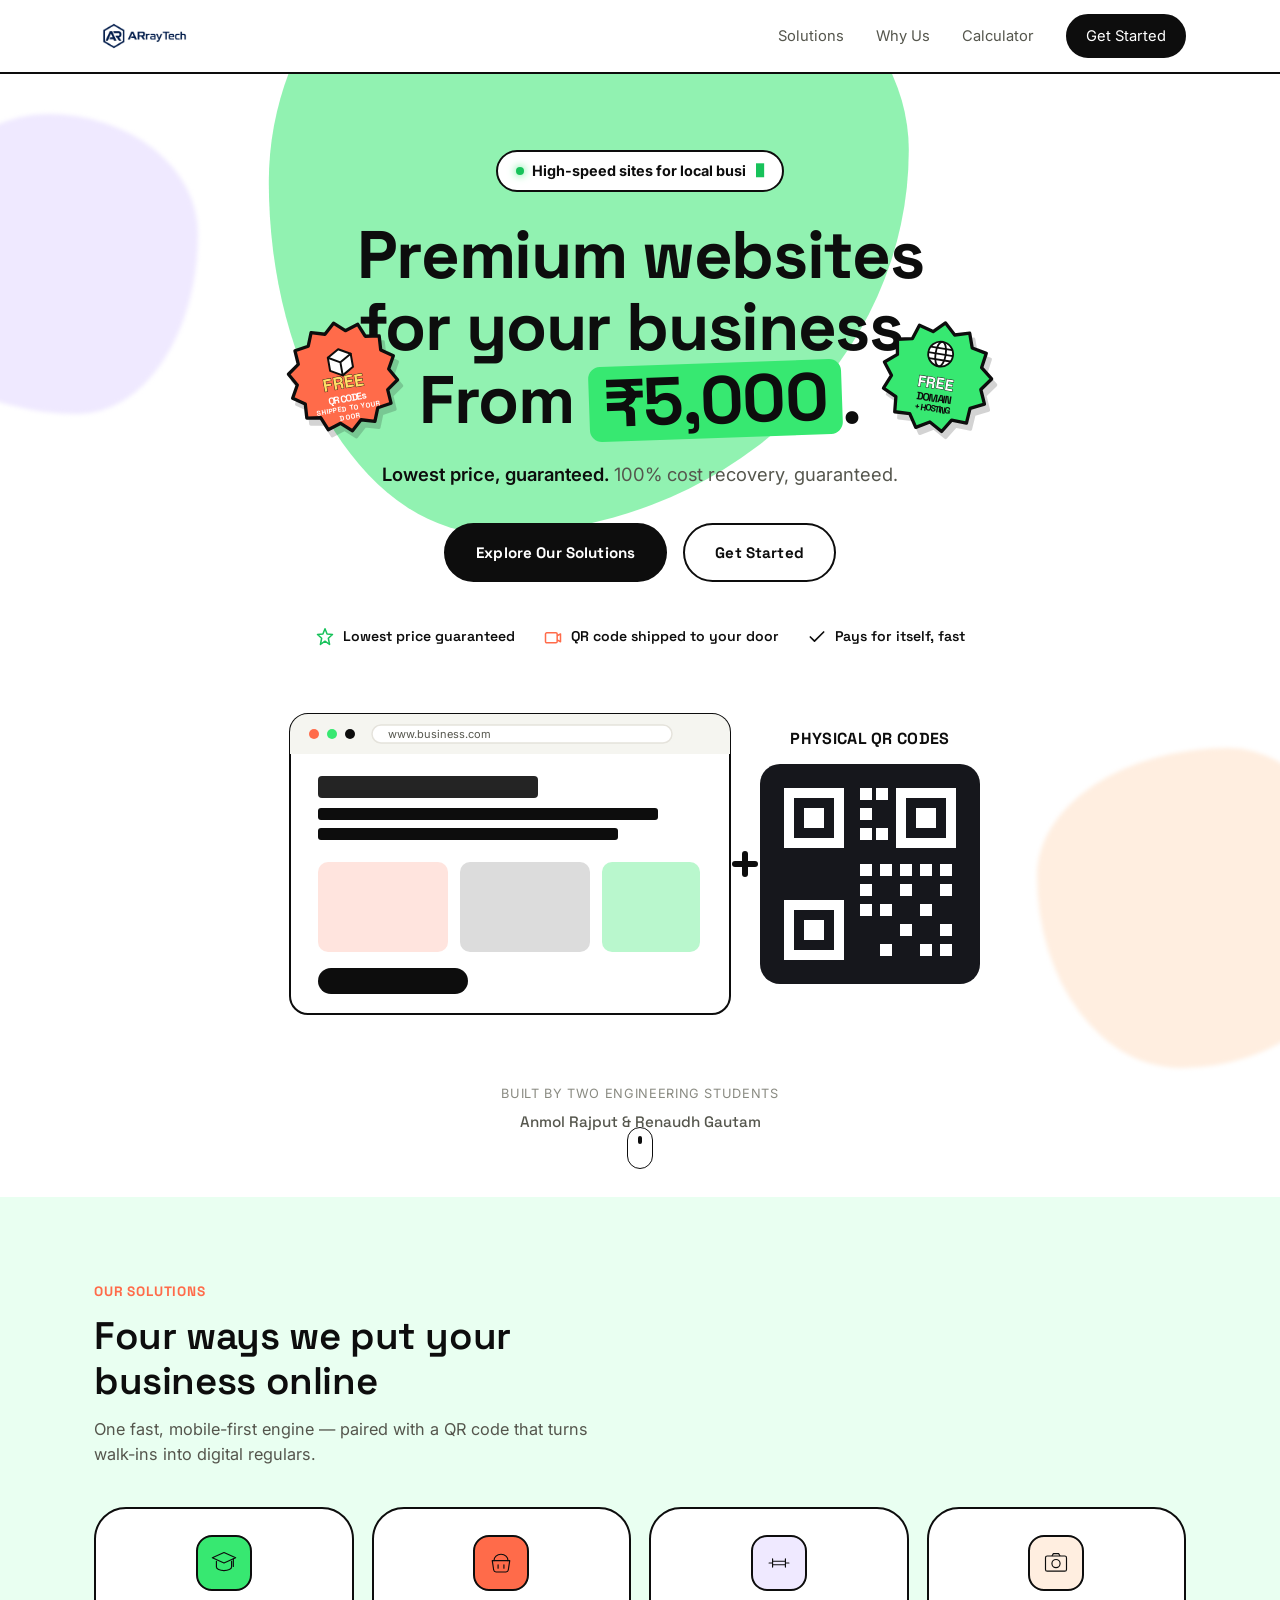
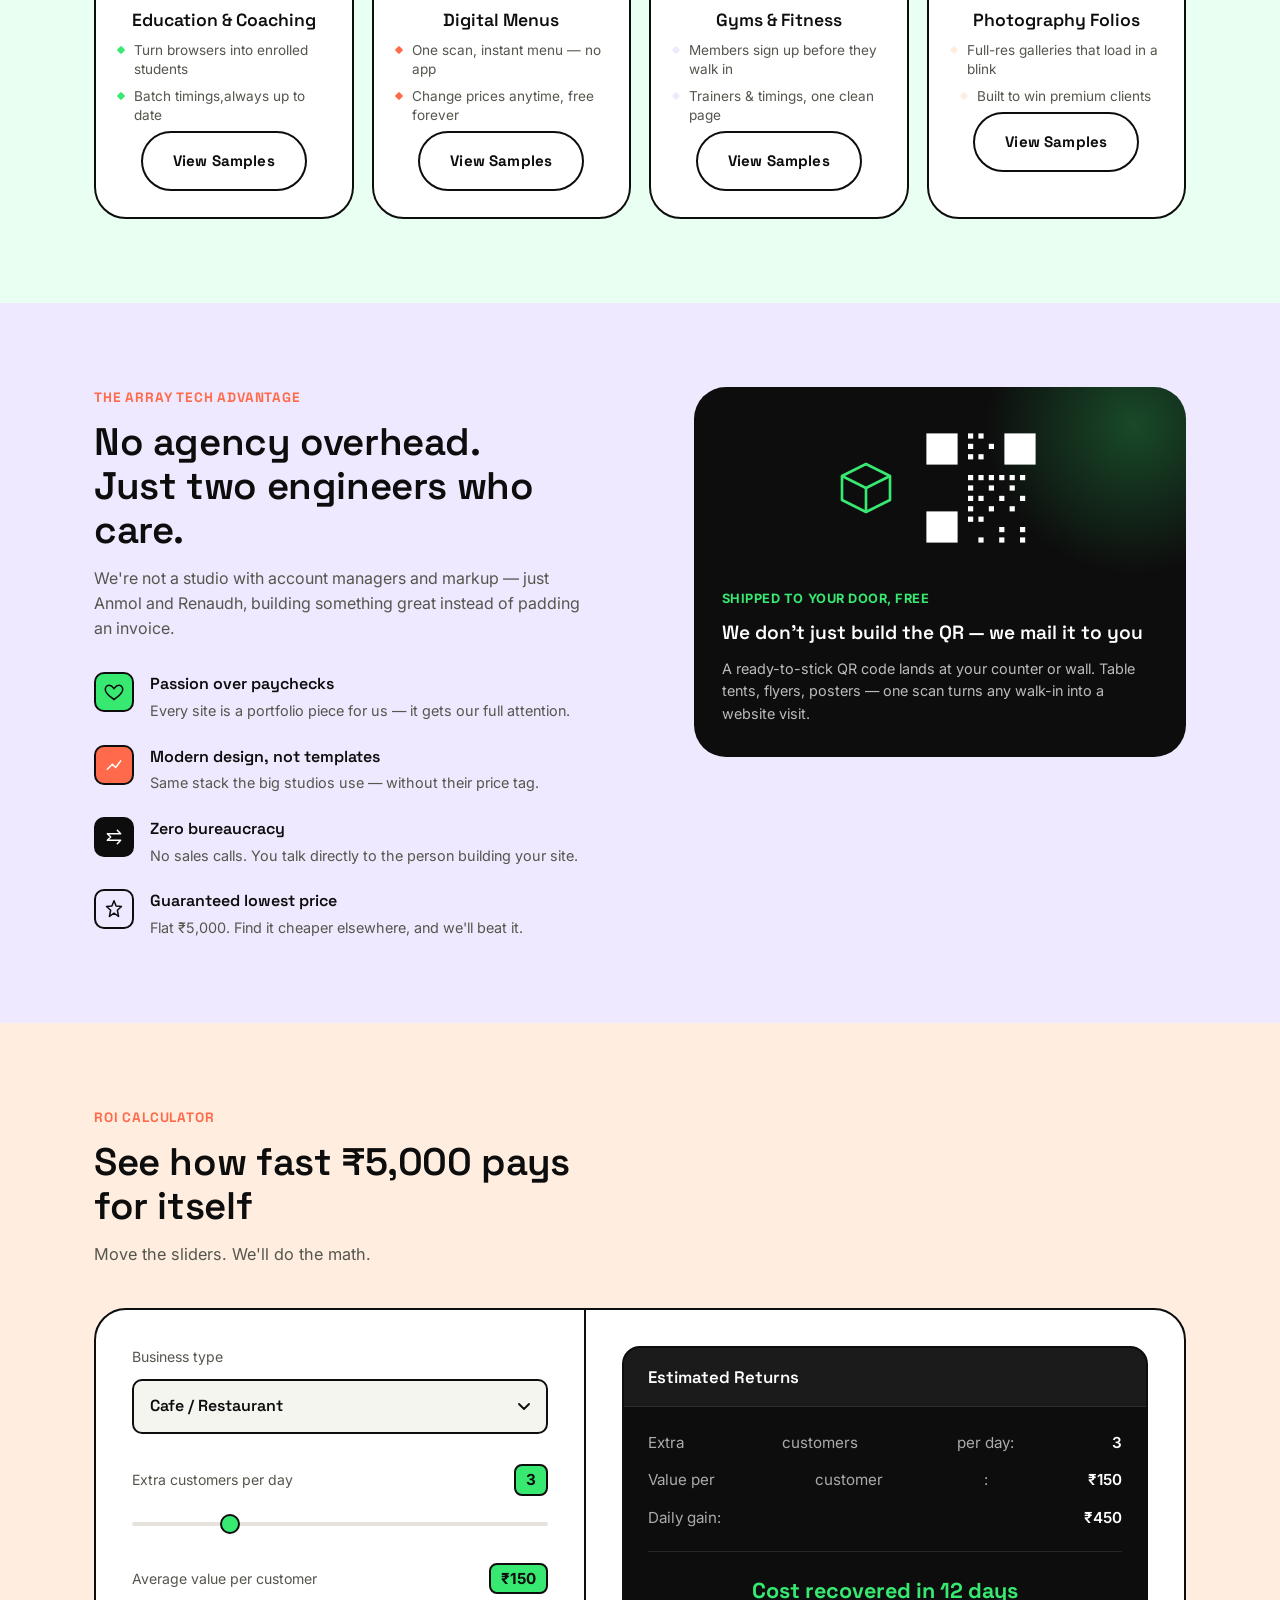
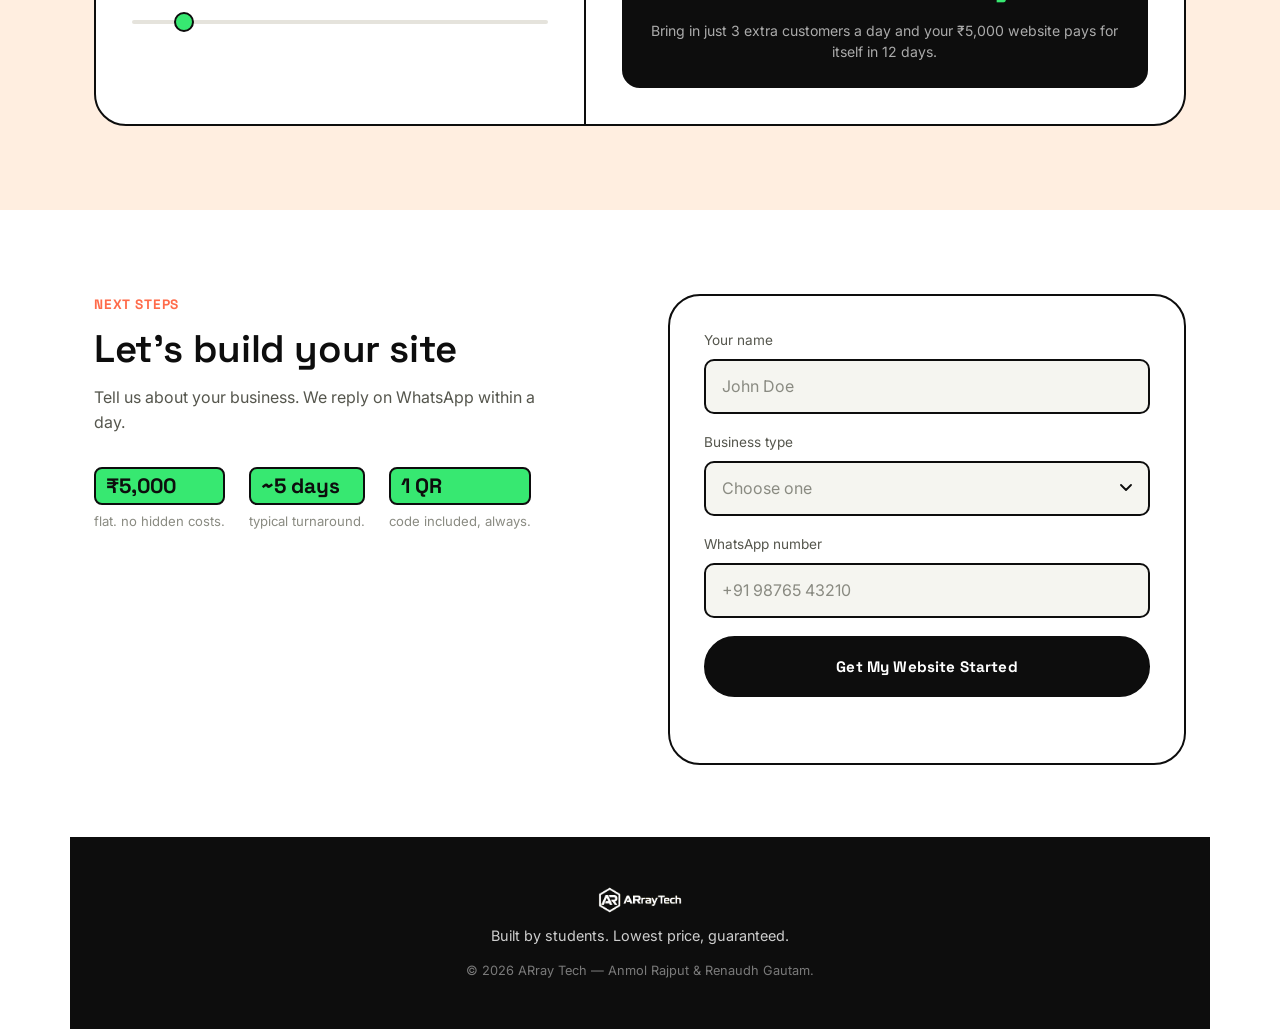
<file: index.html>
<!DOCTYPE html>
<html lang="en">
<head>
<meta charset="UTF-8">
<meta name="viewport" content="width=device-width, initial-scale=1.0">

<title>ARray Tech — Websites for Cafes, Gyms, Coaching Classes &amp; Photographers | ₹5,000 Flat</title>
<meta name="description" content="Get a premium, high-speed website for your cafe, gym, coaching class, or photography studio — built by two engineering students. Flat ₹5,000, includes a dynamic QR code, and pays for itself in days.">
<meta name="keywords" content="website for cafe, digital menu QR code, website for gym, website for coaching institute, photography portfolio website, affordable website India, student web developers, small business website ₹5000">
<meta name="author" content="ARray Tech">
<meta name="robots" content="index, follow">
<link rel="canonical" href="https://arraytech.in/">

<meta property="og:type" content="website">
<meta property="og:url" content="https://arraytech.in/">
<meta property="og:site_name" content="ARray Tech">
<meta property="og:title" content="ARray Tech — Premium Websites for Your Business. Just ₹5,000.">
<meta property="og:description" content="Built by two engineering students. Flat ₹5,000 for cafes, gyms, coaching classes and photographers — with a QR code included and guaranteed cost recovery.">
<meta property="og:image" content="https://arraytech.in/og-image.png">
<meta property="og:image:width" content="1200">
<meta property="og:image:height" content="630">
<meta property="og:image:alt" content="ARray Tech — Premium websites for your business, just ₹5,000">
<meta property="og:locale" content="en_IN">

<meta name="twitter:card" content="summary_large_image">
<meta name="twitter:title" content="ARray Tech — Premium Websites for Your Business. Just ₹5,000.">
<meta name="twitter:description" content="Built by two engineering students. Flat ₹5,000, QR code included, cost recovery guaranteed.">
<meta name="twitter:image" content="https://arraytech.in/og-image.png">
<meta name="twitter:image:alt" content="ARray Tech — Premium websites for your business, just ₹5,000">

<link rel="icon" type="image/png" sizes="32x32" href="/favicon-32.png">
<link rel="icon" type="image/png" sizes="16x16" href="/favicon-16.png">
<link rel="shortcut icon" href="/favicon.ico">
<link rel="apple-touch-icon" sizes="180x180" href="/apple-touch-icon.png">
<meta name="theme-color" content="#37E871">

<script type="application/ld+json">
{
  "@context": "https://schema.org",
  "@type": "ProfessionalService",
  "name": "ARray Tech",
  "url": "https://arraytech.in/",
  "image": "https://arraytech.in/og-image.png",
  "logo": "https://arraytech.in/favicon-512.png",
  "description": "Student-run web development studio building premium, high-speed websites for cafes, gyms, coaching classes and photographers at a flat rate of ₹5,000, including a dynamic QR code for every build.",
  "priceRange": "₹5,000",
  "areaServed": {
    "@type": "Country",
    "name": "India"
  },
  "founders": [
    { "@type": "Person", "name": "Anmol Rajput" },
    { "@type": "Person", "name": "Renaudh Gautam" }
  ],
  "makesOffer": [
    {
      "@type": "Offer",
      "itemOffered": {
        "@type": "Service",
        "name": "Website for Education Institutes & Coaching Classes",
        "description": "Websites for coaching classes and institutes focused on admissions, schedules and credibility."
      },
      "price": "5000",
      "priceCurrency": "INR"
    },
    {
      "@type": "Offer",
      "itemOffered": {
        "@type": "Service",
        "name": "Digital Menu for Cafes & Restaurants",
        "description": "QR-code digital menus for cafes and restaurants with instant smartphone scanning and zero printing costs."
      },
      "price": "5000",
      "priceCurrency": "INR"
    },
    {
      "@type": "Offer",
      "itemOffered": {
        "@type": "Service",
        "name": "Website for Gyms & Fitness Centers",
        "description": "Websites for gyms and fitness studios covering member onboarding, trainer schedules and class timings."
      },
      "price": "5000",
      "priceCurrency": "INR"
    },
    {
      "@type": "Offer",
      "itemOffered": {
        "@type": "Service",
        "name": "Photography Portfolio Website",
        "description": "High-definition, fast-loading photography portfolio websites built to win premium clients."
      },
      "price": "5000",
      "priceCurrency": "INR"
    }
  ]
}
</script>

<link rel="preconnect" href="https://fonts.googleapis.com">
<link rel="preconnect" href="https://fonts.gstatic.com" crossorigin>
<link href="https://fonts.googleapis.com/css2?family=Space+Grotesk:wght@400;500;600;700&family=Inter:wght@400;500;600;700&display=swap" rel="stylesheet">
<link rel="stylesheet" href="style.css">
</head>
<body>

<header class="nav" id="top">
  <div class="nav__inner container">
    <a href="#top" class="nav__brand">
      <img src="logo.png" alt="ARray Tech" class="nav__brand-logo">
    </a>
    <nav class="nav__links" aria-label="Primary">
      <a href="#offerings">Solutions</a>
      <a href="#why-us">Why Us</a>
      <a href="#calculator">Calculator</a>
      <a href="#contact" class="nav__cta">Get Started</a>
    </nav>
    <button class="nav__burger" id="burgerBtn" aria-label="Open menu" aria-expanded="false">
      <span></span><span></span><span></span>
    </button>
  </div>
  <div class="nav__mobile" id="mobileMenu">
    <a href="#offerings">Solutions</a>
    <a href="#why-us">Why Us</a>
    <a href="#calculator">Calculator</a>
    <a href="#contact">Get Started</a>
  </div>
</header>

<section class="hero">
  <div class="hero__bg" aria-hidden="true">
    <div class="hero__grid"></div>
    <div class="hero__glow"></div>
    <div class="hero__glow2"></div>
  </div>

  <div class="container hero__inner">
    <div class="hero__badge" aria-hidden="true">
      <span class="hero__badge-pulse"></span>
      <span id="heroTyped"></span><span class="hero__cursor">&#9608;</span>
    </div>

    <h1 class="hero__headline">
      Premium websites<br>
      for your business.<br>
      <span class="hero__price-wrap">
        <span class="price-text">From <span class="hero__price-num">₹5,000</span>.</span>

        <span class="price-stamp price-stamp--qr" aria-hidden="true">
          <svg viewBox="0 0 140 140" xmlns="http://www.w3.org/2000/svg">
            <g transform="rotate(-10 70 70)">
              <path d="M 70.0,4.0 L 82.5,15.4 L 98.6,10.5 L 104.9,26.2 L 121.6,28.8 L 120.5,45.7 L 134.3,55.3 L 126.0,70.0 L 134.3,84.7 L 120.5,94.3 L 121.6,111.2 L 104.9,113.8 L 98.6,129.5 L 82.5,124.6 L 70.0,136.0 L 57.5,124.6 L 41.4,129.5 L 35.1,113.8 L 18.4,111.2 L 19.5,94.3 L 5.7,84.7 L 14.0,70.0 L 5.7,55.3 L 19.5,45.7 L 18.4,28.8 L 35.1,26.2 L 41.4,10.5 L 57.5,15.4 Z" fill="var(--cyan)" stroke="var(--text)" stroke-width="4" stroke-linejoin="round"/>
              <g transform="translate(70,40)" stroke="var(--text)" stroke-width="2.4" fill="none" stroke-linejoin="round" stroke-linecap="round">
                <path d="M-14 4l14-8 14 8v16l-14 8-14-8z" fill="#fff"/>
                <path d="M-14 4l14 8 14-8M0 12v16"/>
              </g>
              <text x="70" y="84" text-anchor="middle" font-family="var(--font-display)" font-weight="900" font-size="21" letter-spacing="0.5" fill="#FFE066" stroke="var(--text)" stroke-width="0.9" paint-order="stroke">FREE</text>
              <text x="70" y="100" text-anchor="middle" font-family="var(--font-display)" font-weight="800" font-size="12" fill="#fff">QR CODEs</text>
              <text x="70" y="111" text-anchor="middle" font-family="var(--font-display)" font-weight="700" font-size="8.5" letter-spacing="0.4" fill="#fff">SHIPPED TO YOUR</text>
              <text x="70" y="122" text-anchor="middle" font-family="var(--font-display)" font-weight="700" font-size="8.5" letter-spacing="0.4" fill="#fff">DOOR</text>
            </g>
          </svg>
        </span>

        <span class="price-stamp price-stamp--domain" aria-hidden="true">
          <svg viewBox="0 0 140 140" xmlns="http://www.w3.org/2000/svg">
            <g transform="rotate(9 70 70)">
              <path d="M 70.0,4.0 L 83.2,16.6 L 100.7,11.6 L 106.5,28.8 L 124.3,32.5 L 121.4,50.5 L 135.5,62.0 L 124.6,76.6 L 131.7,93.4 L 115.3,101.2 L 113.8,119.4 L 95.6,118.7 L 85.8,134.1 L 70.0,125.0 L 54.2,134.1 L 44.4,118.7 L 26.2,119.4 L 24.7,101.2 L 8.3,93.4 L 15.4,76.6 L 4.5,62.0 L 18.6,50.5 L 15.7,32.5 L 33.5,28.8 L 39.3,11.6 L 56.8,16.6 Z" fill="var(--green)" stroke="var(--text)" stroke-width="4" stroke-linejoin="round"/>
              <g transform="translate(70,42)" stroke="var(--text)" stroke-width="2.2" fill="none">
                <circle cx="0" cy="0" r="15" fill="#fff"/>
                <ellipse cx="0" cy="0" rx="6.2" ry="15"/>
                <line x1="-15" y1="0" x2="15" y2="0"/>
                <path d="M-13 -7h26M-13 7h26" stroke-linecap="round"/>
              </g>
              <text x="70" y="84" text-anchor="middle" font-family="var(--font-display)" font-weight="900" font-size="19" letter-spacing="0.5" fill="#fff" stroke="var(--text)" stroke-width="0.9" paint-order="stroke">FREE</text>
              <text x="70" y="100" text-anchor="middle" font-family="var(--font-display)" font-weight="800" font-size="13" fill="var(--text)">DOMAIN</text>
              <text x="70" y="112" text-anchor="middle" font-family="var(--font-display)" font-weight="800" font-size="11" fill="var(--text)">+ HOSTING</text>
            </g>
          </svg>
        </span>
      </span>
    </h1>

    <p class="hero__sub">
      <strong>Lowest price, guaranteed.</strong> 100% cost recovery, guaranteed.
    </p>

    <div class="hero__ctas">
      <a href="#offerings" class="btn btn--primary">Explore Our Solutions</a>
      <a href="#contact" class="btn btn--ghost">Get Started</a>
    </div>

    <div class="hero__trust">
      <div class="hero__trust-item">
        <svg viewBox="0 0 24 24" fill="none"><path d="M12 2l2.5 6.5L21 9l-5 4.5L17.5 21 12 17l-5.5 4L8 13.5 3 9l6.5-.5L12 2z" stroke="currentColor" stroke-width="1.8" stroke-linejoin="round"/></svg>
        <span>Lowest price guaranteed</span>
      </div>
      <div class="hero__trust-item">
        <svg viewBox="0 0 24 24" fill="none"><rect x="3" y="7" width="14" height="12" rx="1.5" stroke="currentColor" stroke-width="1.8"/><path d="M17 10.5l4-2.2v9.4l-4-2.2" stroke="currentColor" stroke-width="1.8" stroke-linejoin="round"/></svg>
        <span>QR code shipped to your door</span>
      </div>
      <div class="hero__trust-item">
        <svg viewBox="0 0 24 24" fill="none"><path d="M4 12l5 5L20 6" stroke="currentColor" stroke-width="2" stroke-linecap="round" stroke-linejoin="round"/></svg>
        <span>Pays for itself, fast</span>
      </div>
    </div>

    <div class="hero__visual" aria-hidden="true">
      <svg viewBox="0 0 760 340" xmlns="http://www.w3.org/2000/svg">
        <rect x="30" y="10" width="440" height="300" rx="18" fill="#FFFFFF" stroke="var(--border)" stroke-width="2"/>
        <rect x="30" y="10" width="440" height="40" rx="18" fill="var(--panel-raised)"/>
        <rect x="30" y="32" width="440" height="18" fill="var(--panel-raised)"/>
        <circle cx="54" cy="30" r="5" fill="var(--cyan)"/>
        <circle cx="72" cy="30" r="5" fill="var(--lime)"/>
        <circle cx="90" cy="30" r="5" fill="var(--violet)"/>
        <rect x="112" y="21" width="300" height="18" rx="9" fill="#FFFFFF" stroke="var(--border-soft)" stroke-width="1.5"/>
        <text x="128" y="34" font-family="var(--font-body)" font-size="11" fill="var(--text-muted)">www.business.com</text>
        <rect x="58" y="72" width="220" height="22" rx="4" fill="var(--violet)" opacity="0.9"/>
        <rect x="58" y="104" width="340" height="12" rx="3" fill="var(--border)"/>
        <rect x="58" y="124" width="300" height="12" rx="3" fill="var(--border)"/>
        <rect x="58" y="158" width="130" height="90" rx="10" fill="var(--cyan)" opacity="0.18"/>
        <rect x="200" y="158" width="130" height="90" rx="10" fill="var(--violet)" opacity="0.14"/>
        <rect x="342" y="158" width="98" height="90" rx="10" fill="var(--lime)" opacity="0.35"/>
        <rect x="58" y="264" width="150" height="26" rx="13" fill="var(--violet)"/>

        <text x="610" y="40" text-anchor="middle" font-family="var(--font-display)" font-weight="800" font-size="16" letter-spacing="0.3" fill="var(--text)">PHYSICAL QR CODES</text>

        <g transform="translate(500,60)">
          <rect x="0" y="0" width="220" height="220" rx="20" fill="#16171C"/>
          <rect x="24" y="24" width="60" height="60" fill="#fff"/>
          <rect x="34" y="34" width="40" height="40" fill="#16171C"/>
          <rect x="44" y="44" width="20" height="20" fill="#fff"/>
          <rect x="136" y="24" width="60" height="60" fill="#fff"/>
          <rect x="146" y="34" width="40" height="40" fill="#16171C"/>
          <rect x="156" y="44" width="20" height="20" fill="#fff"/>
          <rect x="24" y="136" width="60" height="60" fill="#fff"/>
          <rect x="34" y="146" width="40" height="40" fill="#16171C"/>
          <rect x="44" y="156" width="20" height="20" fill="#fff"/>
          <rect x="100" y="24" width="12" height="12" fill="#fff"/><rect x="116" y="24" width="12" height="12" fill="#fff"/>
          <rect x="100" y="44" width="12" height="12" fill="#fff"/><rect x="100" y="64" width="12" height="12" fill="#fff"/>
          <rect x="116" y="64" width="12" height="12" fill="#fff"/>
          <rect x="100" y="100" width="12" height="12" fill="#fff"/><rect x="120" y="100" width="12" height="12" fill="#fff"/>
          <rect x="140" y="100" width="12" height="12" fill="#fff"/><rect x="160" y="100" width="12" height="12" fill="#fff"/>
          <rect x="180" y="100" width="12" height="12" fill="#fff"/><rect x="100" y="120" width="12" height="12" fill="#fff"/>
          <rect x="140" y="120" width="12" height="12" fill="#fff"/><rect x="180" y="120" width="12" height="12" fill="#fff"/>
          <rect x="100" y="140" width="12" height="12" fill="#fff"/><rect x="120" y="140" width="12" height="12" fill="#fff"/>
          <rect x="160" y="140" width="12" height="12" fill="#fff"/><rect x="140" y="160" width="12" height="12" fill="#fff"/>
          <rect x="160" y="180" width="12" height="12" fill="#fff"/><rect x="180" y="160" width="12" height="12" fill="#fff"/>
          <rect x="180" y="180" width="12" height="12" fill="#fff"/><rect x="120" y="180" width="12" height="12" fill="#fff"/>
        </g>
        <g stroke="var(--text)" stroke-width="6" stroke-linecap="round">
          <line x1="485" y1="150" x2="485" y2="170"/>
          <line x1="475" y1="160" x2="495" y2="160"/>
        </g>
      </svg>
    </div>

    <div class="hero__founders">
      <span class="hero__founders-label">Built by two engineering students</span>
      <span class="hero__founders-names">Anmol Rajput &amp; Renaudh Gautam</span>
    </div>
  </div>

  <a href="#offerings" class="hero__scroll" aria-label="Scroll to solutions">
    <span></span>
  </a>
</section>

<section class="offerings" id="offerings">
  <div class="container">
    <p class="section-eyebrow">Our Solutions</p>
    <h2 class="section-title">Four ways we put your business online</h2>
    <p class="section-lede">One fast, mobile-first engine — paired with a QR code that turns walk-ins into digital regulars.</p>

    <div class="cards" id="cardsGrid">

    <a href="coaching/index.html" target="_blank">
        <article class="card" tabindex="0" style="--card-accent: var(--green);">
        <div class="card__icon" aria-hidden="true">
          <svg viewBox="0 0 48 48" fill="none"><path d="M24 6L4 15l20 9 20-9-20-9z" stroke="currentColor" stroke-width="2" stroke-linejoin="round"/><path d="M11 21v10c0 3.3 5.8 6 13 6s13-2.7 13-6V21" stroke="currentColor" stroke-width="2" stroke-linecap="round" stroke-linejoin="round"/><path d="M40 17v13" stroke="currentColor" stroke-width="2" stroke-linecap="round"/></svg>
        </div>
        <h3 class="card__title">Education &amp; Coaching</h3>
        <ul class="card__list">
          <li>Turn browsers into enrolled students</li>
          <li>Batch timings,always up to date</li>
        </ul>
        <button class="btn btn--samples">View Samples</button>
      </article>
      
    </a>

      <a href="menu/demo.html" target="_blank">
        <article class="card" tabindex="0" style="--card-accent: var(--cyan);">
        <div class="card__icon" aria-hidden="true">
          <svg viewBox="0 0 48 48" fill="none"><path d="M12 20c0-6 5-11 12-11s12 5 12 11" stroke="currentColor" stroke-width="2" stroke-linecap="round"/><path d="M9 20h30l-2.5 16a4 4 0 01-4 3.4h-17a4 4 0 01-4-3.4L9 20z" stroke="currentColor" stroke-width="2" stroke-linejoin="round"/><path d="M19 27v6M29 27v6" stroke="currentColor" stroke-width="2" stroke-linecap="round"/></svg>
        </div>
        <h3 class="card__title">Digital Menus</h3>
        <ul class="card__list">
          <li>One scan, instant menu — no app</li>
          <li>Change prices anytime, free forever</li>
        </ul>
        <button class="btn btn--samples">View Samples</button>
      </article>
      </a>

      <article class="card" tabindex="0" style="--card-accent: var(--bg-lavender);">
        <div class="card__icon" aria-hidden="true">
          <svg viewBox="0 0 48 48" fill="none"><path d="M7 24h6M13 17v14M35 17v14M41 24h-6M13 21h22v6H13z" stroke="currentColor" stroke-width="2" stroke-linejoin="round" stroke-linecap="round"/></svg>
        </div>
        <h3 class="card__title">Gyms &amp; Fitness</h3>
        <ul class="card__list">
          <li>Members sign up before they walk in</li>
          <li>Trainers &amp; timings, one clean page</li>
        </ul>
        <button class="btn btn--samples">View Samples</button>
      </article>

      <article class="card" tabindex="0" style="--card-accent: var(--bg-peach);">
        <div class="card__icon" aria-hidden="true">
          <svg viewBox="0 0 48 48" fill="none"><rect x="6" y="12" width="36" height="26" rx="3" stroke="currentColor" stroke-width="2"/><circle cx="24" cy="25" r="7" stroke="currentColor" stroke-width="2"/><path d="M17 12l2.5-4h9L31 12" stroke="currentColor" stroke-width="2" stroke-linejoin="round"/></svg>
        </div>
        <h3 class="card__title">Photography Folios</h3>
        <ul class="card__list">
          <li>Full-res galleries that load in a blink</li>
          <li>Built to win premium clients</li>
        </ul>
        <button class="btn btn--samples">View Samples</button>
      </article>

    </div>
  </div>
</section>

<section class="why" id="why-us">
  <div class="container why__inner">
    <div class="why__copy">
      <p class="section-eyebrow">The ARray Tech Advantage</p>
      <h2 class="section-title">No agency overhead.<br>Just two engineers who care.</h2>
      <p class="why__intro">We're not a studio with account managers and markup — just Anmol and Renaudh, building something great instead of padding an invoice.</p>

      <ul class="why__list">
        <li>
          <span class="why__list-icon" aria-hidden="true"><svg viewBox="0 0 24 24" fill="none"><path d="M12 21s-7-4.5-9.5-9C.5 8 2 4 6 4c2 0 4 1.2 6 4 2-2.8 4-4 6-4 4 0 5.5 4 3.5 8-2.5 4.5-9.5 9-9.5 9z" stroke="currentColor" stroke-width="1.8"/></svg></span>
          <div>
            <h4>Passion over paychecks</h4>
            <p>Every site is a portfolio piece for us — it gets our full attention.</p>
          </div>
        </li>
        <li>
          <span class="why__list-icon" aria-hidden="true"><svg viewBox="0 0 24 24" fill="none"><path d="M4 17l6-6 4 4 6-8" stroke="currentColor" stroke-width="1.8" stroke-linecap="round" stroke-linejoin="round"/></svg></span>
          <div>
            <h4>Modern design, not templates</h4>
            <p>Same stack the big studios use — without their price tag.</p>
          </div>
        </li>
        <li>
          <span class="why__list-icon" aria-hidden="true"><svg viewBox="0 0 24 24" fill="none"><path d="M20 8L4 8M20 8l-4-4M4 8l4 4M4 16l16 0M4 16l4-4M20 16l-4 4" stroke="currentColor" stroke-width="1.8" stroke-linecap="round" stroke-linejoin="round"/></svg></span>
          <div>
            <h4>Zero bureaucracy</h4>
            <p>No sales calls. You talk directly to the person building your site.</p>
          </div>
        </li>
        <li>
          <span class="why__list-icon" aria-hidden="true"><svg viewBox="0 0 24 24" fill="none"><path d="M12 2l2.5 6.5L21 9l-5 4.5L17.5 21 12 17l-5.5 4L8 13.5 3 9l6.5-.5L12 2z" stroke="currentColor" stroke-width="1.8" stroke-linejoin="round"/></svg></span>
          <div>
            <h4>Guaranteed lowest price</h4>
            <p>Flat ₹5,000. Find it cheaper elsewhere, and we'll beat it.</p>
          </div>
        </li>
      </ul>
    </div>

    <div class="why__qr">
      <div class="qr-card">
        <div class="qr-card__glow" aria-hidden="true"></div>
        <div class="qr-card__visual">
          <svg class="qr-card__ship-icon" viewBox="0 0 48 48" fill="none" aria-hidden="true"><path d="M6 15L24 6l18 9-18 9-18-9z" stroke="currentColor" stroke-width="2" stroke-linejoin="round"/><path d="M6 15v18l18 9 18-9V15" stroke="currentColor" stroke-width="2" stroke-linejoin="round"/><path d="M24 24v18" stroke="currentColor" stroke-width="2"/></svg>
          <div class="qr-mock" aria-hidden="true">
            <svg viewBox="0 0 100 100" width="100%" height="100%">
              <rect width="100" height="100" fill="none"/>
              <g fill="currentColor">
                <rect x="8" y="8" width="24" height="24"/>
                <rect x="14" y="14" width="12" height="12" fill="var(--qr-bg)"/>
                <rect x="18" y="18" width="4" height="4"/>
                <rect x="68" y="8" width="24" height="24"/>
                <rect x="74" y="14" width="12" height="12" fill="var(--qr-bg)"/>
                <rect x="78" y="18" width="4" height="4"/>
                <rect x="8" y="68" width="24" height="24"/>
                <rect x="14" y="74" width="12" height="12" fill="var(--qr-bg)"/>
                <rect x="18" y="78" width="4" height="4"/>
                <rect x="40" y="8" width="4" height="4"/><rect x="48" y="8" width="4" height="4"/><rect x="40" y="16" width="4" height="4"/>
                <rect x="56" y="16" width="4" height="4"/><rect x="40" y="24" width="4" height="4"/><rect x="48" y="24" width="4" height="4"/>
                <rect x="40" y="40" width="4" height="4"/><rect x="48" y="40" width="4" height="4"/><rect x="56" y="40" width="4" height="4"/>
                <rect x="64" y="40" width="4" height="4"/><rect x="72" y="40" width="4" height="4"/><rect x="80" y="40" width="4" height="4"/>
                <rect x="40" y="48" width="4" height="4"/><rect x="56" y="48" width="4" height="4"/><rect x="72" y="48" width="4" height="4"/>
                <rect x="40" y="56" width="4" height="4"/><rect x="48" y="56" width="4" height="4"/><rect x="64" y="56" width="4" height="4"/>
                <rect x="80" y="56" width="4" height="4"/><rect x="40" y="64" width="4" height="4"/><rect x="56" y="64" width="4" height="4"/>
                <rect x="72" y="64" width="4" height="4"/><rect x="40" y="72" width="4" height="4"/><rect x="48" y="72" width="4" height="4"/>
                <rect x="64" y="80" width="4" height="4"/><rect x="80" y="80" width="4" height="4"/><rect x="48" y="88" width="4" height="4"/>
                <rect x="64" y="88" width="4" height="4"/><rect x="80" y="88" width="4" height="4"/>
              </g>
            </svg>
          </div>
        </div>
        <div class="qr-card__body">
          <p class="qr-card__eyebrow">Shipped to your door, free</p>
          <h3 class="qr-card__title">We don't just build the QR — we mail it to you</h3>
          <p class="qr-card__desc">A ready-to-stick QR code lands at your counter or wall. Table tents, flyers, posters — one scan turns any walk-in into a website visit.</p>
        </div>
      </div>
    </div>
  </div>
</section>

<section class="calc" id="calculator">
  <div class="container">
    <p class="section-eyebrow">ROI Calculator</p>
    <h2 class="section-title">See how fast ₹5,000 pays for itself</h2>
    <p class="section-lede">Move the sliders. We'll do the math.</p>

    <div class="calc__panel">
      <div class="calc__controls">

        <div class="calc__field">
          <label for="bizType">Business type</label>
          <select id="bizType" class="calc__select">
            <option value="cafe" data-unit="customer" data-value="150" data-noun="Cafe / Restaurant">Cafe / Restaurant</option>
            <option value="gym" data-unit="member" data-value="1200" data-noun="Gym / Fitness Centre">Gym / Fitness Centre</option>
            <option value="coaching" data-unit="student" data-value="2500" data-noun="Coaching / Institute">Coaching Class / Institute</option>
            <option value="photo" data-unit="booking" data-value="4000" data-noun="Photography Studio">Photography Studio</option>
          </select>
        </div>

        <div class="calc__field">
          <div class="calc__field-label-row">
            <label for="extraSlider" id="sliderLabel">Extra customers per day</label>
            <span class="calc__slider-value" id="sliderValue">3</span>
          </div>
          <input type="range" id="extraSlider" class="calc__slider" min="1" max="10" value="3" step="1">
        </div>

        <div class="calc__field">
          <div class="calc__field-label-row">
            <label for="valueSlider" id="valueLabel">Average value per customer</label>
            <span class="calc__slider-value" id="valueValue">₹150</span>
          </div>
          <input type="range" id="valueSlider" class="calc__slider" min="50" max="5000" value="150" step="50">
        </div>

      </div>

      <div class="calc__output" aria-live="polite">
        <div class="summary-box">
          <div class="summary-box__header">
            <h3 class="summary-box__title">Estimated Returns</h3>
          </div>
          <div class="summary-box__body">
            <p class="summary-box__line">Extra <span id="outUnit">customers</span> per day: <strong><span id="outExtra">1</span></strong></p>
            <p class="summary-box__line">Value per <span id="outUnit2">customer</span>: <strong>₹<span id="outValue">150</span></strong></p>
            <p class="summary-box__line">Daily gain: <strong>₹<span id="outDaily">150</span></strong></p>
            <hr class="summary-box__divider">
            <p class="summary-box__result">
              Cost recovered in <span id="outDays">34</span> day<span id="outDaysPlural">s</span>
            </p>
            <p class="summary-box__sub" id="outSentence">Bring in just 1 extra customer a day and your ₹5,000 website pays for itself in 34 days.</p>
          </div>
        </div>
      </div>
    </div>
  </div>
</section>

<footer class="contact" id="contact">
  <div class="container contact__inner">
    <div class="contact__copy">
      <p class="section-eyebrow">Next Steps</p>
      <h2 class="section-title">Let's build your site</h2>
      <p class="contact__lede">Tell us about your business. We reply on WhatsApp within a day.</p>

      <div class="contact__reassure">
        <div class="contact__reassure-item">
          <strong>₹5,000</strong>
          <span>flat. no hidden costs.</span>
        </div>
        <div class="contact__reassure-item">
          <strong>~5&nbsp;days</strong>
          <span>typical turnaround.</span>
        </div>
        <div class="contact__reassure-item">
          <strong>1&nbsp;QR</strong>
          <span>code included, always.</span>
        </div>
      </div>
    </div>

    <form class="contact__form" id="leadForm" novalidate>
      <div class="form__field">
        <label for="fName">Your name</label>
        <input type="text" id="fName" name="name" placeholder="John Doe" required>
      </div>

      <div class="form__field">
        <label for="fBiz">Business type</label>
        <select id="fBiz" name="business" required>
          <option value="" disabled selected>Choose one</option>
          <option value="Cafe / Restaurant">Cafe / Restaurant</option>
          <option value="Gym / Fitness Centre">Gym / Fitness Centre</option>
          <option value="Coaching / Institute">Coaching Class / Institute</option>
          <option value="Photography Studio">Photography Studio</option>
          <option value="Other">Other</option>
        </select>
      </div>

      <div class="form__field">
        <label for="fWhatsapp">WhatsApp number</label>
        <input type="tel" id="fWhatsapp" name="whatsapp" placeholder="+91 98765 43210" required>
      </div>

      <button type="submit" class="btn btn--primary btn--block">Get My Website Started</button>
      <p class="form__note" id="formNote" role="status"></p>
    </form>
  </div>

  <div class="container contact__bottom">
    <div class="contact__brand">
      <img src="logo.png" alt="ARray Tech" class="contact__brand-logo">
    </div>
    <p class="contact__tagline">Built by students. Lowest price, guaranteed.</p>
    <p class="contact__copyright">© 2026 ARray Tech — Anmol Rajput &amp; Renaudh Gautam.</p>
  </div>
</footer>

<script src="script.js"></script>
</body>
</html>
</file>
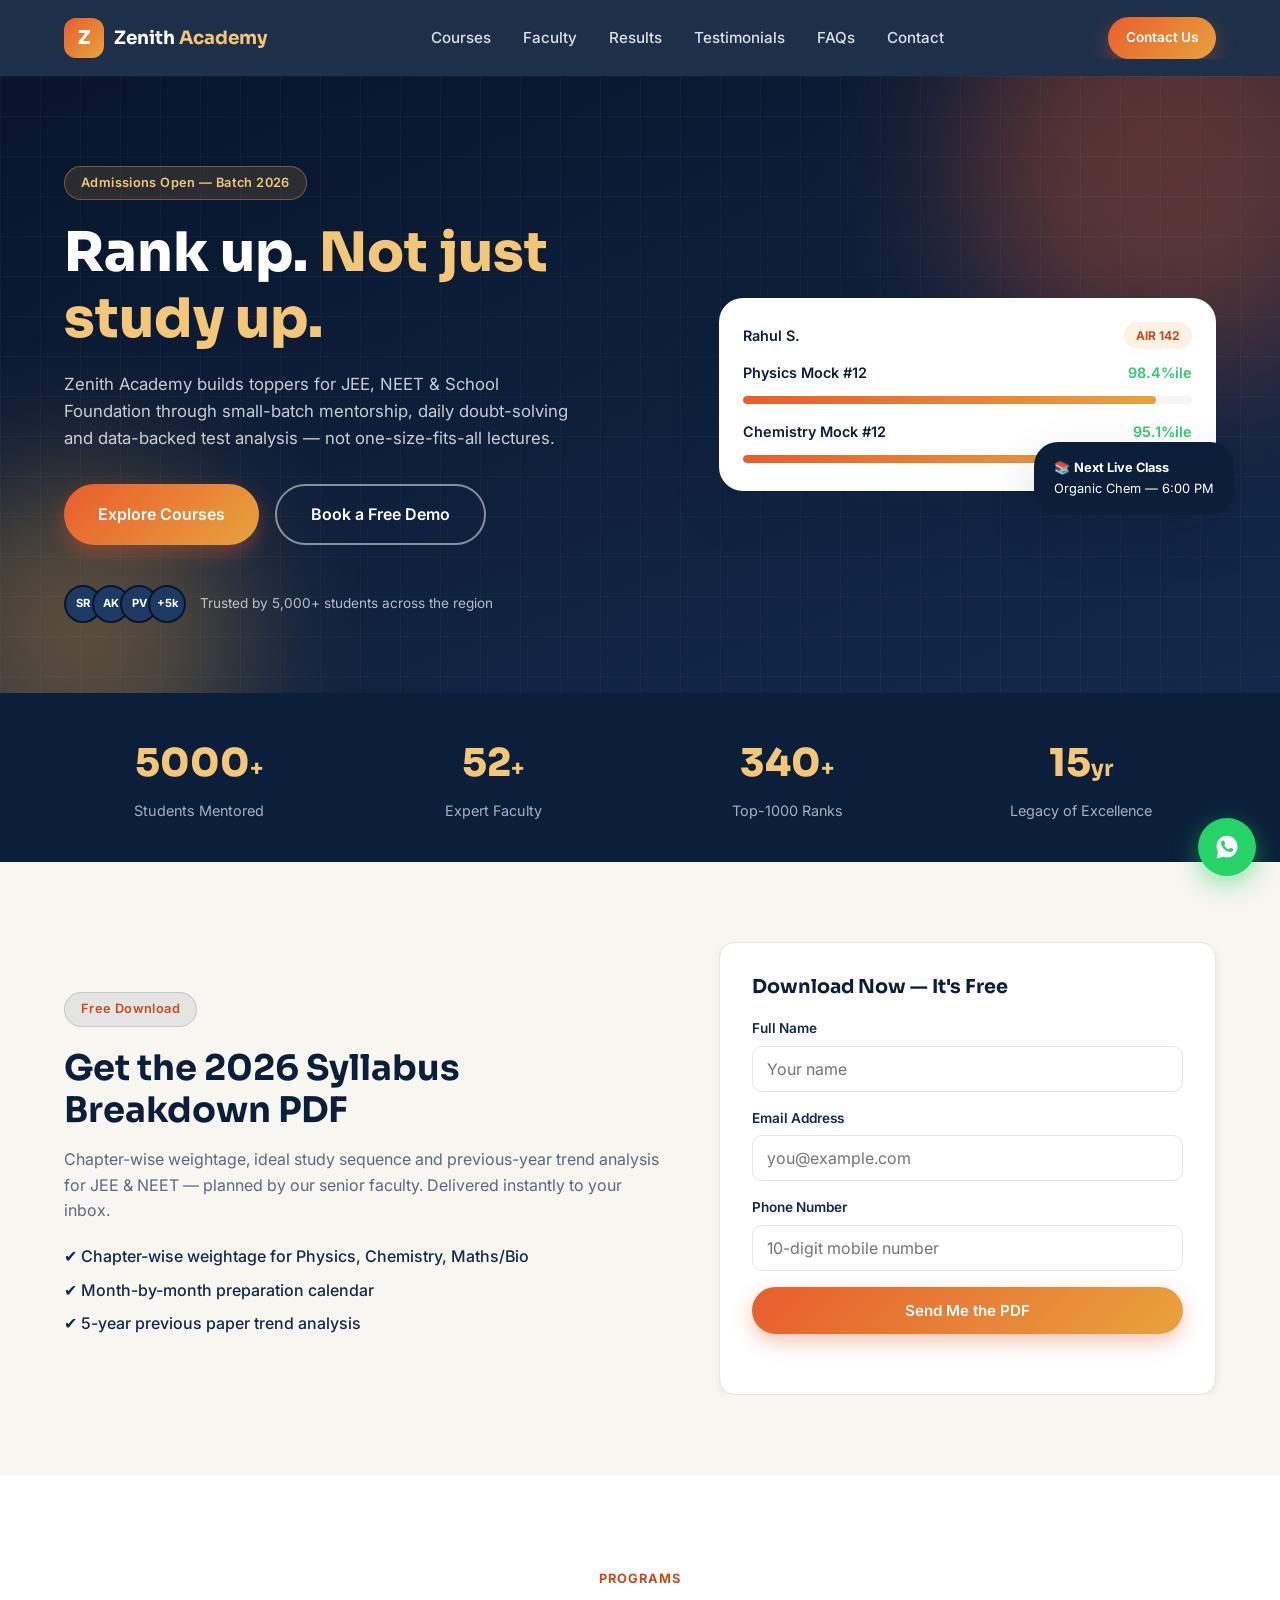
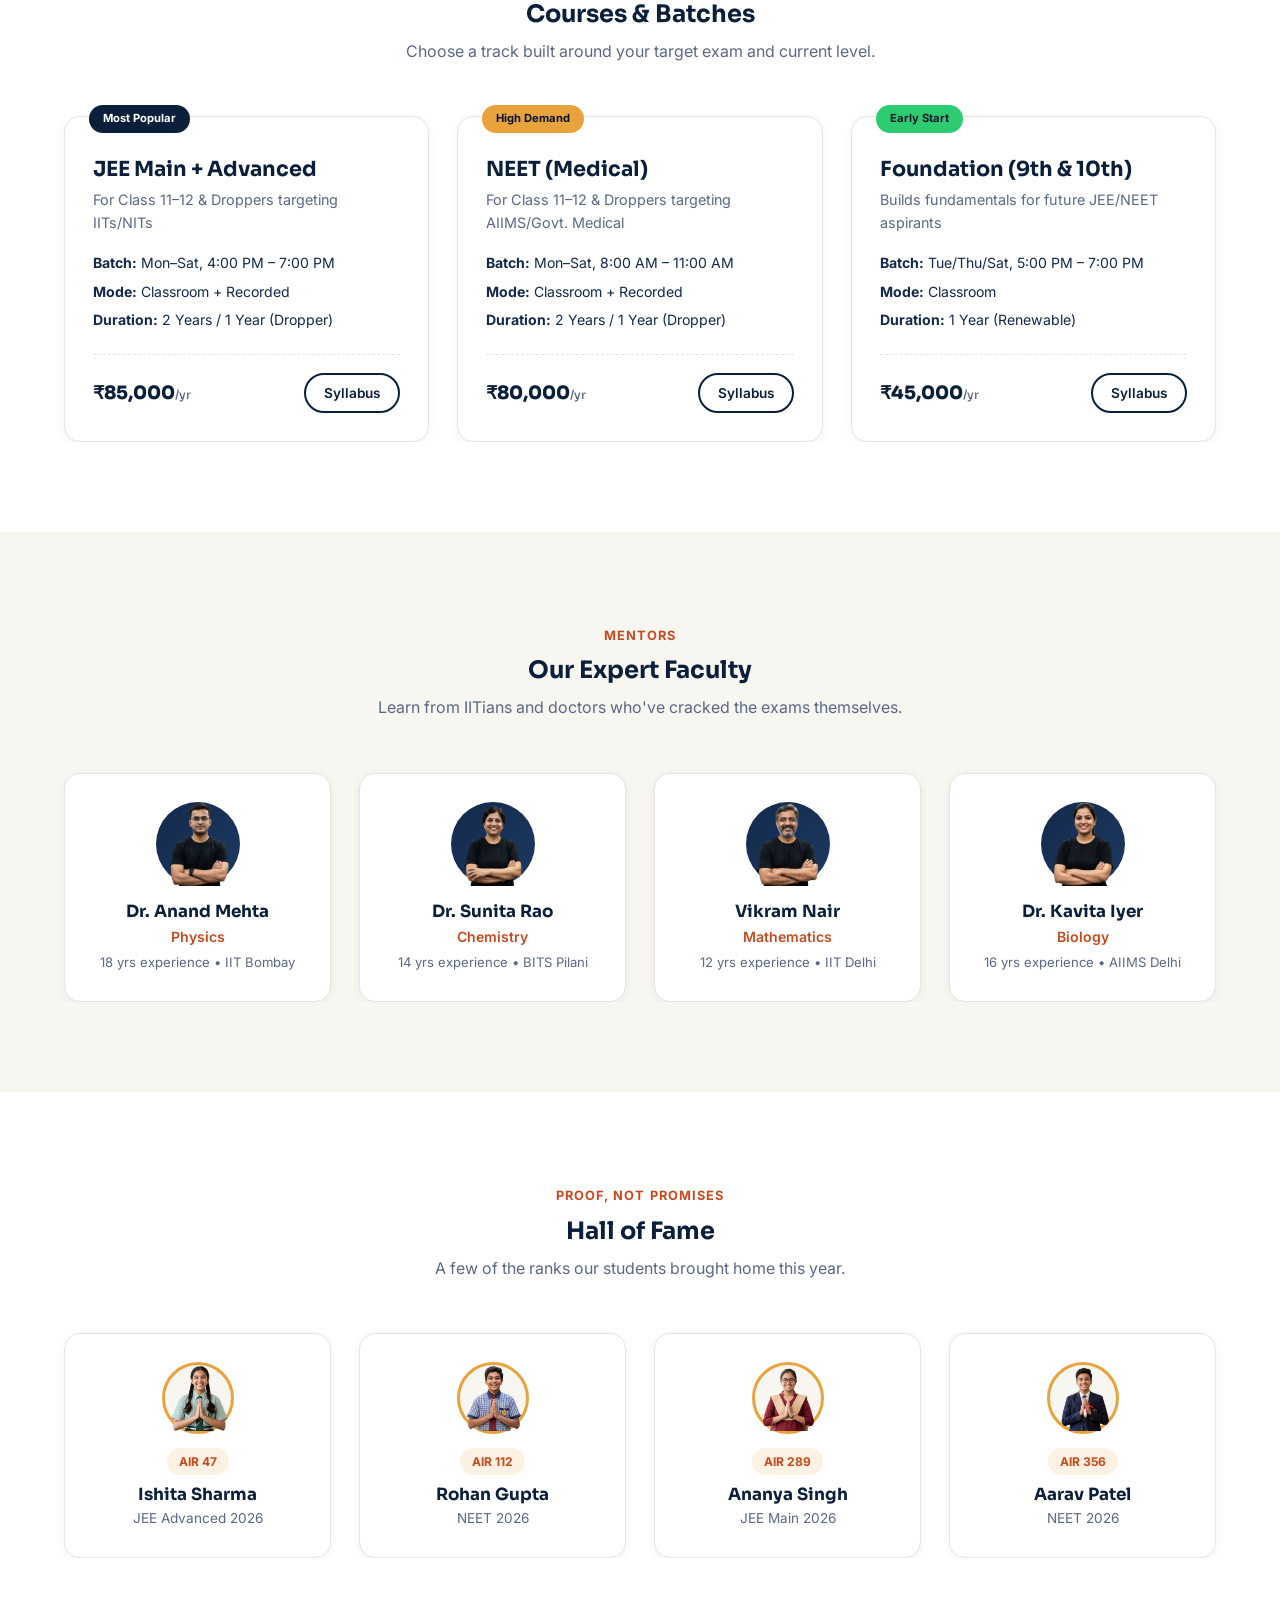
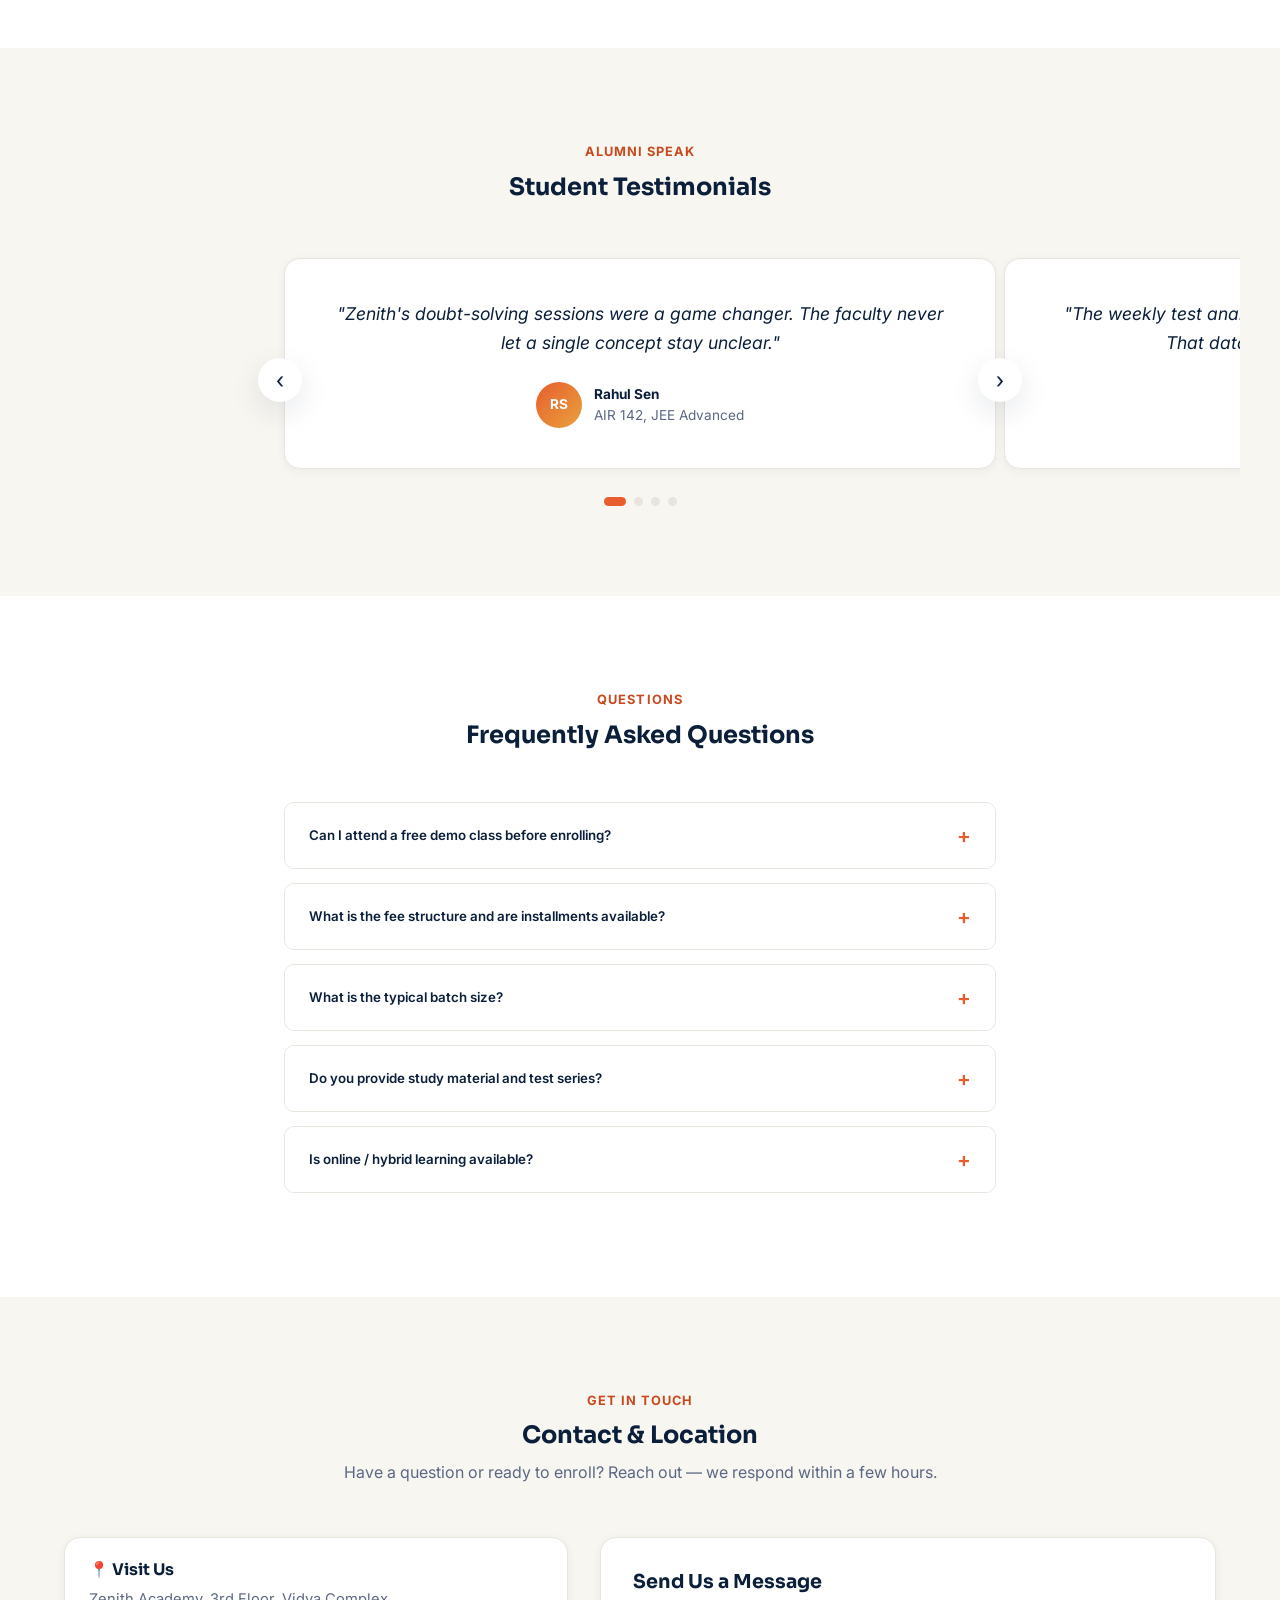
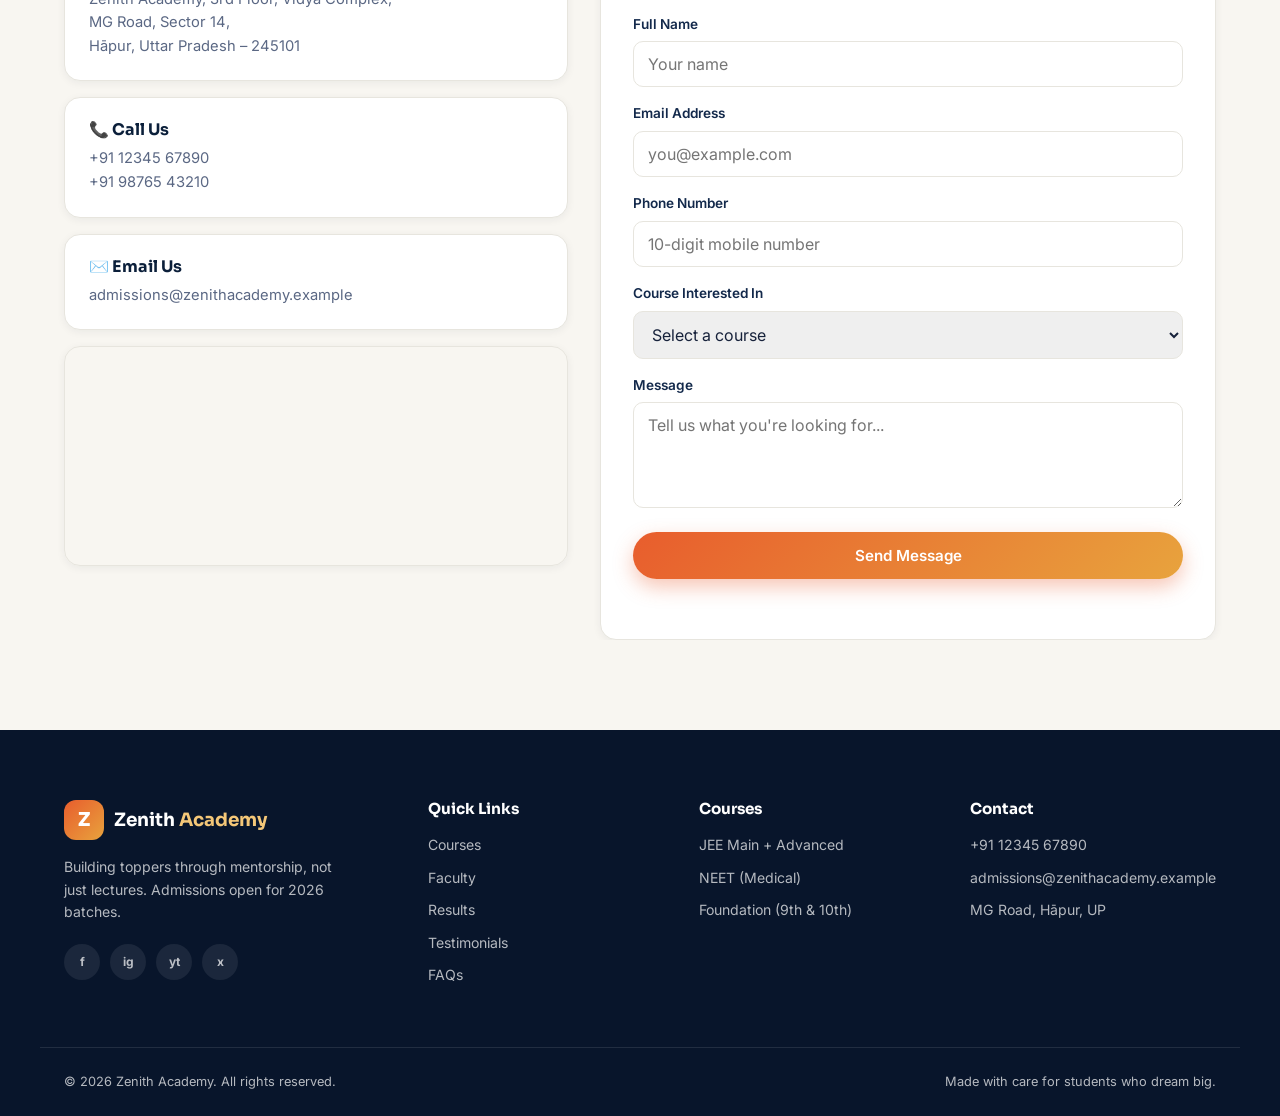
<file: coaching/index.html>
<!DOCTYPE html>
<html lang="en">
<head>
<meta charset="UTF-8">
<meta name="viewport" content="width=device-width, initial-scale=1.0">
<title>Zenith Academy | Coaching Institute for JEE, NEET &amp; Foundation</title>
<meta name="description" content="Zenith Academy - Premier coaching institute for JEE, NEET and Foundation courses. Expert faculty, proven results, personalized mentorship.">

<!-- Google Fonts: Sora (display) + Inter (body) -->
<link rel="preconnect" href="https://fonts.googleapis.com">
<link rel="preconnect" href="https://fonts.gstatic.com" crossorigin>
<link href="https://fonts.googleapis.com/css2?family=Sora:wght@400;600;700;800&family=Inter:wght@400;500;600;700&display=swap" rel="stylesheet">

<link rel="stylesheet" href="style.css">
</head>
<body>

<!-- =========================================================
     1. STICKY NAVBAR
========================================================= -->
<header class="navbar" id="navbar">
  <div class="container navbar__inner">
    <a href="#hero" class="navbar__logo">
      <span class="navbar__logo-mark">Z</span>
      <span class="navbar__logo-text">Zenith <em>Academy</em></span>
    </a>

    <nav class="navbar__nav" id="primaryNav">
      <a href="#courses" class="navbar__link">Courses</a>
      <a href="#faculty" class="navbar__link">Faculty</a>
      <a href="#results" class="navbar__link">Results</a>
      <a href="#testimonials" class="navbar__link">Testimonials</a>
      <a href="#faq" class="navbar__link">FAQs</a>
      <a href="#contact" class="navbar__link">Contact</a>
    </nav>

    <div class="navbar__actions">
      <a href="#contact" class="btn btn--primary btn--sm">Contact Us</a>
      <button class="navbar__toggle" id="navToggle" aria-label="Toggle menu" aria-expanded="false">
        <span></span><span></span><span></span>
      </button>
    </div>
  </div>
</header>

<!-- =========================================================
     2. HERO SECTION
========================================================= -->
<section class="hero" id="hero">
  <div class="hero__bg" aria-hidden="true">
    <div class="hero__blob hero__blob--1"></div>
    <div class="hero__blob hero__blob--2"></div>
    <svg class="hero__grid" width="100%" height="100%"><defs><pattern id="grid" width="40" height="40" patternUnits="userSpaceOnUse"><path d="M 40 0 L 0 0 0 40" fill="none" stroke="rgba(255,255,255,0.05)" stroke-width="1"/></pattern></defs><rect width="100%" height="100%" fill="url(#grid)"/></svg>
  </div>

  <div class="container hero__inner">
    <div class="hero__content reveal">
      <span class="hero__eyebrow">Admissions Open — Batch 2026</span>
      <h1 class="hero__headline">Rank up. <span class="text-gold">Not just study up.</span></h1>
      <p class="hero__subheadline">
        Zenith Academy builds toppers for JEE, NEET &amp; School Foundation through
        small-batch mentorship, daily doubt-solving and data-backed test analysis —
        not one-size-fits-all lectures.
      </p>
      <div class="hero__cta-group">
        <a href="#courses" class="btn btn--primary btn--lg">Explore Courses</a>
        <a href="#contact" class="btn btn--outline btn--lg">Book a Free Demo</a>
      </div>
      <div class="hero__trust">
        <div class="hero__avatars">
          <span class="hero__avatar">SR</span>
          <span class="hero__avatar">AK</span>
          <span class="hero__avatar">PV</span>
          <span class="hero__avatar">+5k</span>
        </div>
        <p>Trusted by 5,000+ students across the region</p>
      </div>
    </div>

    <div class="hero__graphic reveal">
      <div class="hero__card hero__card--main">
        <div class="hero__card-row"><span>Rahul S.</span><span class="badge badge--gold">AIR 142</span></div>
        <div class="hero__card-row"><span>Physics Mock #12</span><span class="pct">98.4%ile</span></div>
        <div class="hero__progress"><div class="hero__progress-bar" style="width:92%"></div></div>
        <div class="hero__card-row"><span>Chemistry Mock #12</span><span class="pct">95.1%ile</span></div>
        <div class="hero__progress"><div class="hero__progress-bar" style="width:85%"></div></div>
      </div>
      <div class="hero__card hero__card--float">
        📚 <strong>Next Live Class</strong><br>Organic Chem — 6:00 PM
      </div>
    </div>
  </div>
</section>

<!-- =========================================================
     3. QUICK STATS BAR
========================================================= -->
<section class="stats-bar">
  <div class="container stats-bar__grid">
    <div class="stats-bar__item reveal">
      <span class="stats-bar__num" data-count="5000">0</span><span class="stats-bar__suffix">+</span>
      <p>Students Mentored</p>
    </div>
    <div class="stats-bar__item reveal">
      <span class="stats-bar__num" data-count="52">0</span><span class="stats-bar__suffix">+</span>
      <p>Expert Faculty</p>
    </div>
    <div class="stats-bar__item reveal">
      <span class="stats-bar__num" data-count="340">0</span><span class="stats-bar__suffix">+</span>
      <p>Top-1000 Ranks</p>
    </div>
    <div class="stats-bar__item reveal">
      <span class="stats-bar__num" data-count="15">0</span><span class="stats-bar__suffix">yr</span>
      <p>Legacy of Excellence</p>
    </div>
  </div>
</section>

<!-- =========================================================
     4. LEAD MAGNET SECTION
========================================================= -->
<section class="lead-magnet">
  <div class="container lead-magnet__inner reveal">
    <div class="lead-magnet__copy">
      <span class="hero__eyebrow hero__eyebrow--dark">Free Download</span>
      <h2>Get the 2026 Syllabus Breakdown PDF</h2>
      <p>Chapter-wise weightage, ideal study sequence and previous-year trend analysis for JEE &amp; NEET — planned by our senior faculty. Delivered instantly to your inbox.</p>
      <ul class="lead-magnet__points">
        <li>✔ Chapter-wise weightage for Physics, Chemistry, Maths/Bio</li>
        <li>✔ Month-by-month preparation calendar</li>
        <li>✔ 5-year previous paper trend analysis</li>
      </ul>
    </div>

    <form class="lead-magnet__form card" id="leadMagnetForm" novalidate>
      <h3>Download Now — It's Free</h3>
      <div class="form-group">
        <label for="lmName">Full Name</label>
        <input type="text" id="lmName" name="name" placeholder="Your name" required>
      </div>
      <div class="form-group">
        <label for="lmEmail">Email Address</label>
        <input type="email" id="lmEmail" name="email" placeholder="you@example.com" required>
      </div>
      <div class="form-group">
        <label for="lmPhone">Phone Number</label>
        <input type="tel" id="lmPhone" name="phone" placeholder="10-digit mobile number" pattern="[0-9]{10}" required>
      </div>
      <button type="submit" class="btn btn--primary btn--full">Send Me the PDF</button>
      <p class="form-note" id="lmFormNote" role="status" aria-live="polite"></p>
    </form>
  </div>
</section>

<!-- =========================================================
     5. COURSES & BATCHES
========================================================= -->
<section class="section" id="courses">
  <div class="container">
    <div class="section__header reveal">
      <span class="eyebrow">Programs</span>
      <h2>Courses &amp; Batches</h2>
      <p>Choose a track built around your target exam and current level.</p>
    </div>

    <div class="grid grid--3">

      <article class="card course-card reveal">
        <span class="course-card__tag">Most Popular</span>
        <h3>JEE Main + Advanced</h3>
        <p class="course-card__audience">For Class 11–12 &amp; Droppers targeting IITs/NITs</p>
        <ul class="course-card__meta">
          <li><strong>Batch:</strong> Mon–Sat, 4:00 PM – 7:00 PM</li>
          <li><strong>Mode:</strong> Classroom + Recorded</li>
          <li><strong>Duration:</strong> 2 Years / 1 Year (Dropper)</li>
        </ul>
        <div class="course-card__footer">
          <span class="price">₹85,000<span>/yr</span></span>
          <button class="btn btn--outline btn--sm js-syllabus-btn" data-course="JEE Main + Advanced">Syllabus</button>
        </div>
      </article>

      <article class="card course-card reveal">
        <span class="course-card__tag course-card__tag--gold">High Demand</span>
        <h3>NEET (Medical)</h3>
        <p class="course-card__audience">For Class 11–12 &amp; Droppers targeting AIIMS/Govt. Medical</p>
        <ul class="course-card__meta">
          <li><strong>Batch:</strong> Mon–Sat, 8:00 AM – 11:00 AM</li>
          <li><strong>Mode:</strong> Classroom + Recorded</li>
          <li><strong>Duration:</strong> 2 Years / 1 Year (Dropper)</li>
        </ul>
        <div class="course-card__footer">
          <span class="price">₹80,000<span>/yr</span></span>
          <button class="btn btn--outline btn--sm js-syllabus-btn" data-course="NEET (Medical)">Syllabus</button>
        </div>
      </article>

      <article class="card course-card reveal">
        <span class="course-card__tag course-card__tag--green">Early Start</span>
        <h3>Foundation (9th &amp; 10th)</h3>
        <p class="course-card__audience">Builds fundamentals for future JEE/NEET aspirants</p>
        <ul class="course-card__meta">
          <li><strong>Batch:</strong> Tue/Thu/Sat, 5:00 PM – 7:00 PM</li>
          <li><strong>Mode:</strong> Classroom</li>
          <li><strong>Duration:</strong> 1 Year (Renewable)</li>
        </ul>
        <div class="course-card__footer">
          <span class="price">₹45,000<span>/yr</span></span>
          <button class="btn btn--outline btn--sm js-syllabus-btn" data-course="Foundation (9th & 10th)">Syllabus</button>
        </div>
      </article>

    </div>
  </div>
</section>

<!-- =========================================================
     6. EXPERT FACULTY
========================================================= -->
<section class="section section--tinted" id="faculty">
  <div class="container">
    <div class="section__header reveal">
      <span class="eyebrow">Mentors</span>
      <h2>Our Expert Faculty</h2>
      <p>Learn from IITians and doctors who've cracked the exams themselves.</p>
    </div>

    <div class="grid grid--4">
      <div class="card faculty-card reveal">
        <div class="faculty-card__photo" aria-hidden="true"><img src="t2.png" alt=""></div>
        <h3>Dr. Anand Mehta</h3>
        <p class="faculty-card__subject">Physics</p>
        <p class="faculty-card__exp">18 yrs experience • IIT Bombay</p>
      </div>
      <div class="card faculty-card reveal">
        <div class="faculty-card__photo" aria-hidden="true"><img src="t1.png" alt=""></div>
        <h3>Dr. Sunita Rao</h3>
        <p class="faculty-card__subject">Chemistry</p>
        <p class="faculty-card__exp">14 yrs experience • BITS Pilani</p>
      </div>
      <div class="card faculty-card reveal">
        <div class="faculty-card__photo" aria-hidden="true"><img src="t3.png" alt=""></div>
        <h3>Vikram Nair</h3>
        <p class="faculty-card__subject">Mathematics</p>
        <p class="faculty-card__exp">12 yrs experience • IIT Delhi</p>
      </div>
      <div class="card faculty-card reveal">
        <div class="faculty-card__photo" aria-hidden="true"><img src="t4.png" alt=""></div>
        <h3>Dr. Kavita Iyer</h3>
        <p class="faculty-card__subject">Biology</p>
        <p class="faculty-card__exp">16 yrs experience • AIIMS Delhi</p>
      </div>
    </div>
  </div>
</section>

<!-- =========================================================
     7. HALL OF FAME
========================================================= -->
<section class="section" id="results">
  <div class="container">
    <div class="section__header reveal">
      <span class="eyebrow">Proof, Not Promises</span>
      <h2>Hall of Fame</h2>
      <p>A few of the ranks our students brought home this year.</p>
    </div>

    <div class="grid grid--4">
      <div class="card rank-card reveal">
        <div class="rank-card__photo"><img src="s1.png" alt=""></div>
        <span class="badge badge--gold">AIR 47</span>
        <h3>Ishita Sharma</h3>
        <p>JEE Advanced 2026</p>
      </div>
      <div class="card rank-card reveal">
        <div class="rank-card__photo"><img src="s2.png" alt=""></div>
        <span class="badge badge--gold">AIR 112</span>
        <h3>Rohan Gupta</h3>
        <p>NEET 2026</p>
      </div>
      <div class="card rank-card reveal">
        <div class="rank-card__photo"><img src="s3.png" alt=""></div>
        <span class="badge badge--gold">AIR 289</span>
        <h3>Ananya Singh</h3>
        <p>JEE Main 2026</p>
      </div>
      <div class="card rank-card reveal">
        <div class="rank-card__photo"><img src="s4.png" alt=""></div>
        <span class="badge badge--gold">AIR 356</span>
        <h3>Aarav Patel</h3>
        <p>NEET 2026</p>
      </div>
    </div>
  </div>
</section>

<!-- =========================================================
     8. TESTIMONIALS CAROUSEL
========================================================= -->
<section class="section section--tinted" id="testimonials">
  <div class="container">
    <div class="section__header reveal">
      <span class="eyebrow">Alumni Speak</span>
      <h2>Student Testimonials</h2>
    </div>

    <div class="carousel reveal" id="testimonialCarousel">
      <div class="carousel__track" id="carouselTrack">

        <div class="carousel__slide">
          <div class="card testimonial-card">
            <p class="testimonial-card__quote">"Zenith's doubt-solving sessions were a game changer. The faculty never let a single concept stay unclear."</p>
            <div class="testimonial-card__person">
              <div class="testimonial-card__avatar">RS</div>
              <div><strong>Rahul Sen</strong><span>AIR 142, JEE Advanced</span></div>
            </div>
          </div>
        </div>

        <div class="carousel__slide">
          <div class="card testimonial-card">
            <p class="testimonial-card__quote">"The weekly test analysis showed me exactly where I was losing marks. That data-driven approach got me into AIIMS."</p>
            <div class="testimonial-card__person">
              <div class="testimonial-card__avatar">PV</div>
              <div><strong>Priya Verma</strong><span>AIR 88, NEET</span></div>
            </div>
          </div>
        </div>

        <div class="carousel__slide">
          <div class="card testimonial-card">
            <p class="testimonial-card__quote">"Small batch sizes meant every teacher actually knew my name and my weak topics. That personal touch made all the difference."</p>
            <div class="testimonial-card__person">
              <div class="testimonial-card__avatar">AK</div>
              <div><strong>Aditya Kumar</strong><span>AIR 205, JEE Main</span></div>
            </div>
          </div>
        </div>

        <div class="carousel__slide">
          <div class="card testimonial-card">
            <p class="testimonial-card__quote">"I joined the Foundation batch in Class 9 and by the time I hit Class 12, JEE prep felt natural instead of overwhelming."</p>
            <div class="testimonial-card__person">
              <div class="testimonial-card__avatar">SN</div>
              <div><strong>Sneha Nair</strong><span>AIR 356, NEET</span></div>
            </div>
          </div>
        </div>

      </div>

      <button class="carousel__btn carousel__btn--prev" id="carouselPrev" aria-label="Previous testimonial">‹</button>
      <button class="carousel__btn carousel__btn--next" id="carouselNext" aria-label="Next testimonial">›</button>

      <div class="carousel__dots" id="carouselDots"></div>
    </div>
  </div>
</section>

<!-- =========================================================
     9. FAQ ACCORDION
========================================================= -->
<section class="section" id="faq">
  <div class="container container--narrow">
    <div class="section__header reveal">
      <span class="eyebrow">Questions</span>
      <h2>Frequently Asked Questions</h2>
    </div>

    <div class="accordion reveal" id="accordion">

      <div class="accordion__item">
        <button class="accordion__trigger" aria-expanded="false">
          Can I attend a free demo class before enrolling?
          <span class="accordion__icon">+</span>
        </button>
        <div class="accordion__panel">
          <p>Yes! We offer a free demo class for every course. You can book a slot via the "Book a Free Demo" button on this page or by calling our admissions desk directly.</p>
        </div>
      </div>

      <div class="accordion__item">
        <button class="accordion__trigger" aria-expanded="false">
          What is the fee structure and are installments available?
          <span class="accordion__icon">+</span>
        </button>
        <div class="accordion__panel">
          <p>Fees vary by course (see the Courses section above). We offer flexible installment plans across 3–6 months, and sibling/merit-based scholarships are available on request.</p>
        </div>
      </div>

      <div class="accordion__item">
        <button class="accordion__trigger" aria-expanded="false">
          What is the typical batch size?
          <span class="accordion__icon">+</span>
        </button>
        <div class="accordion__panel">
          <p>We cap every batch at 30 students to ensure faculty can give personal attention and track individual progress through weekly tests.</p>
        </div>
      </div>

      <div class="accordion__item">
        <button class="accordion__trigger" aria-expanded="false">
          Do you provide study material and test series?
          <span class="accordion__icon">+</span>
        </button>
        <div class="accordion__panel">
          <p>Yes, every enrolled student receives printed modules, chapter-wise practice sheets, and access to our online test series with detailed performance analytics.</p>
        </div>
      </div>

      <div class="accordion__item">
        <button class="accordion__trigger" aria-expanded="false">
          Is online / hybrid learning available?
          <span class="accordion__icon">+</span>
        </button>
        <div class="accordion__panel">
          <p>All classroom sessions are recorded and made available on our student portal, so you can revise at your own pace alongside live classes.</p>
        </div>
      </div>

    </div>
  </div>
</section>

<!-- =========================================================
     10. CONTACT & LOCATION
========================================================= -->
<section class="section section--tinted" id="contact">
  <div class="container">
    <div class="section__header reveal">
      <span class="eyebrow">Get In Touch</span>
      <h2>Contact &amp; Location</h2>
      <p>Have a question or ready to enroll? Reach out — we respond within a few hours.</p>
    </div>

    <div class="contact-grid reveal">

      <div class="contact-info">
        <div class="card contact-info__card">
          <h3>📍 Visit Us</h3>
          <p>Zenith Academy, 3rd Floor, Vidya Complex,<br>MG Road, Sector 14,<br>Hāpur, Uttar Pradesh – 245101</p>
        </div>
        <div class="card contact-info__card">
          <h3>📞 Call Us</h3>
          <p><a href="tel:+911234567890">+91 12345 67890</a><br><a href="tel:+919876543210">+91 98765 43210</a></p>
        </div>
        <div class="card contact-info__card">
          <h3>✉️ Email Us</h3>
          <p><a href="mailto:admissions@zenithacademy.example">admissions@zenithacademy.example</a></p>
        </div>
        <div class="map-embed">
          <!-- Replace src below with your actual Google Maps embed link -->
          <iframe
            title="Zenith Academy Location"
            src="https://www.google.com/maps?q=Hapur,Uttar+Pradesh&output=embed"
            width="100%" height="100%" style="border:0;" allowfullscreen="" loading="lazy"
            referrerpolicy="no-referrer-when-downgrade">
          </iframe>
        </div>
      </div>

      <form class="card contact-form" id="contactForm" novalidate>
        <h3>Send Us a Message</h3>
        <div class="form-group">
          <label for="cName">Full Name</label>
          <input type="text" id="cName" name="name" placeholder="Your name" required>
        </div>
        <div class="form-group">
          <label for="cEmail">Email Address</label>
          <input type="email" id="cEmail" name="email" placeholder="you@example.com" required>
        </div>
        <div class="form-group">
          <label for="cPhone">Phone Number</label>
          <input type="tel" id="cPhone" name="phone" placeholder="10-digit mobile number" pattern="[0-9]{10}" required>
        </div>
        <div class="form-group">
          <label for="cCourse">Course Interested In</label>
          <select id="cCourse" name="course" required>
            <option value="" disabled selected>Select a course</option>
            <option>JEE Main + Advanced</option>
            <option>NEET (Medical)</option>
            <option>Foundation (9th & 10th)</option>
          </select>
        </div>
        <div class="form-group">
          <label for="cMessage">Message</label>
          <textarea id="cMessage" name="message" rows="4" placeholder="Tell us what you're looking for..."></textarea>
        </div>
        <button type="submit" class="btn btn--primary btn--full">Send Message</button>
        <p class="form-note" id="contactFormNote" role="status" aria-live="polite"></p>
      </form>

    </div>
  </div>
</section>

<!-- =========================================================
     11. FLOATING WHATSAPP BUTTON
========================================================= -->
<a href="https://wa.me/911234567890?text=Hi%2C%20I%27d%20like%20to%20know%20more%20about%20Zenith%20Academy%27s%20courses."
   class="whatsapp-fab" target="_blank" rel="noopener" aria-label="Chat with us on WhatsApp">
  <svg viewBox="0 0 32 32" width="28" height="28" fill="currentColor" aria-hidden="true">
    <path d="M16.02 3C9.4 3 4 8.4 4 15.02c0 2.36.68 4.55 1.85 6.4L4 29l7.76-1.8a11.9 11.9 0 0 0 4.26.78h.01c6.62 0 12.02-5.4 12.02-12.02C28.05 8.4 22.65 3 16.02 3zm7.03 17.05c-.3.83-1.72 1.59-2.37 1.66-.6.06-1.36.1-2.19-.14-.5-.15-1.15-.36-1.98-.7-3.49-1.5-5.76-5.03-5.94-5.27-.17-.24-1.42-1.9-1.42-3.62 0-1.72.9-2.56 1.22-2.91.32-.35.7-.44.93-.44.23 0 .47 0 .67.01.22.01.5-.08.78.6.3.7 1 2.42 1.09 2.6.09.17.15.38.03.62-.12.24-.18.38-.35.58-.18.2-.37.46-.53.62-.18.17-.36.36-.16.7.2.35.9 1.48 1.93 2.4 1.33 1.18 2.44 1.55 2.79 1.72.35.17.55.15.76-.09.2-.24.87-1.02 1.1-1.37.23-.35.46-.29.77-.17.32.12 2.02.95 2.37 1.12.35.17.58.26.66.4.1.16.1.9-.2 1.73z"/>
  </svg>
</a>

<!-- =========================================================
     12. FOOTER
========================================================= -->
<footer class="footer">
  <div class="container footer__grid">

    <div class="footer__brand">
      <a href="#hero" class="navbar__logo navbar__logo--footer">
        <span class="navbar__logo-mark">Z</span>
        <span class="navbar__logo-text">Zenith <em>Academy</em></span>
      </a>
      <p>Building toppers through mentorship, not just lectures. Admissions open for 2026 batches.</p>
      <div class="footer__socials">
        <a href="#" aria-label="Facebook">f</a>
        <a href="#" aria-label="Instagram">ig</a>
        <a href="#" aria-label="YouTube">yt</a>
        <a href="#" aria-label="Twitter / X">x</a>
      </div>
    </div>

    <div class="footer__links">
      <h4>Quick Links</h4>
      <a href="#courses">Courses</a>
      <a href="#faculty">Faculty</a>
      <a href="#results">Results</a>
      <a href="#testimonials">Testimonials</a>
      <a href="#faq">FAQs</a>
    </div>

    <div class="footer__links">
      <h4>Courses</h4>
      <a href="#courses">JEE Main + Advanced</a>
      <a href="#courses">NEET (Medical)</a>
      <a href="#courses">Foundation (9th &amp; 10th)</a>
    </div>

    <div class="footer__links">
      <h4>Contact</h4>
      <a href="tel:+911234567890">+91 12345 67890</a>
      <a href="mailto:admissions@zenithacademy.example">admissions@zenithacademy.example</a>
      <a href="#contact">MG Road, Hāpur, UP</a>
    </div>

  </div>

  <div class="footer__bottom">
    <p>&copy; <span id="year"></span> Zenith Academy. All rights reserved.</p>
    <p>Made with care for students who dream big.</p>
  </div>
</footer>

<script src="script.js"></script>
</body>
</html>
</file>
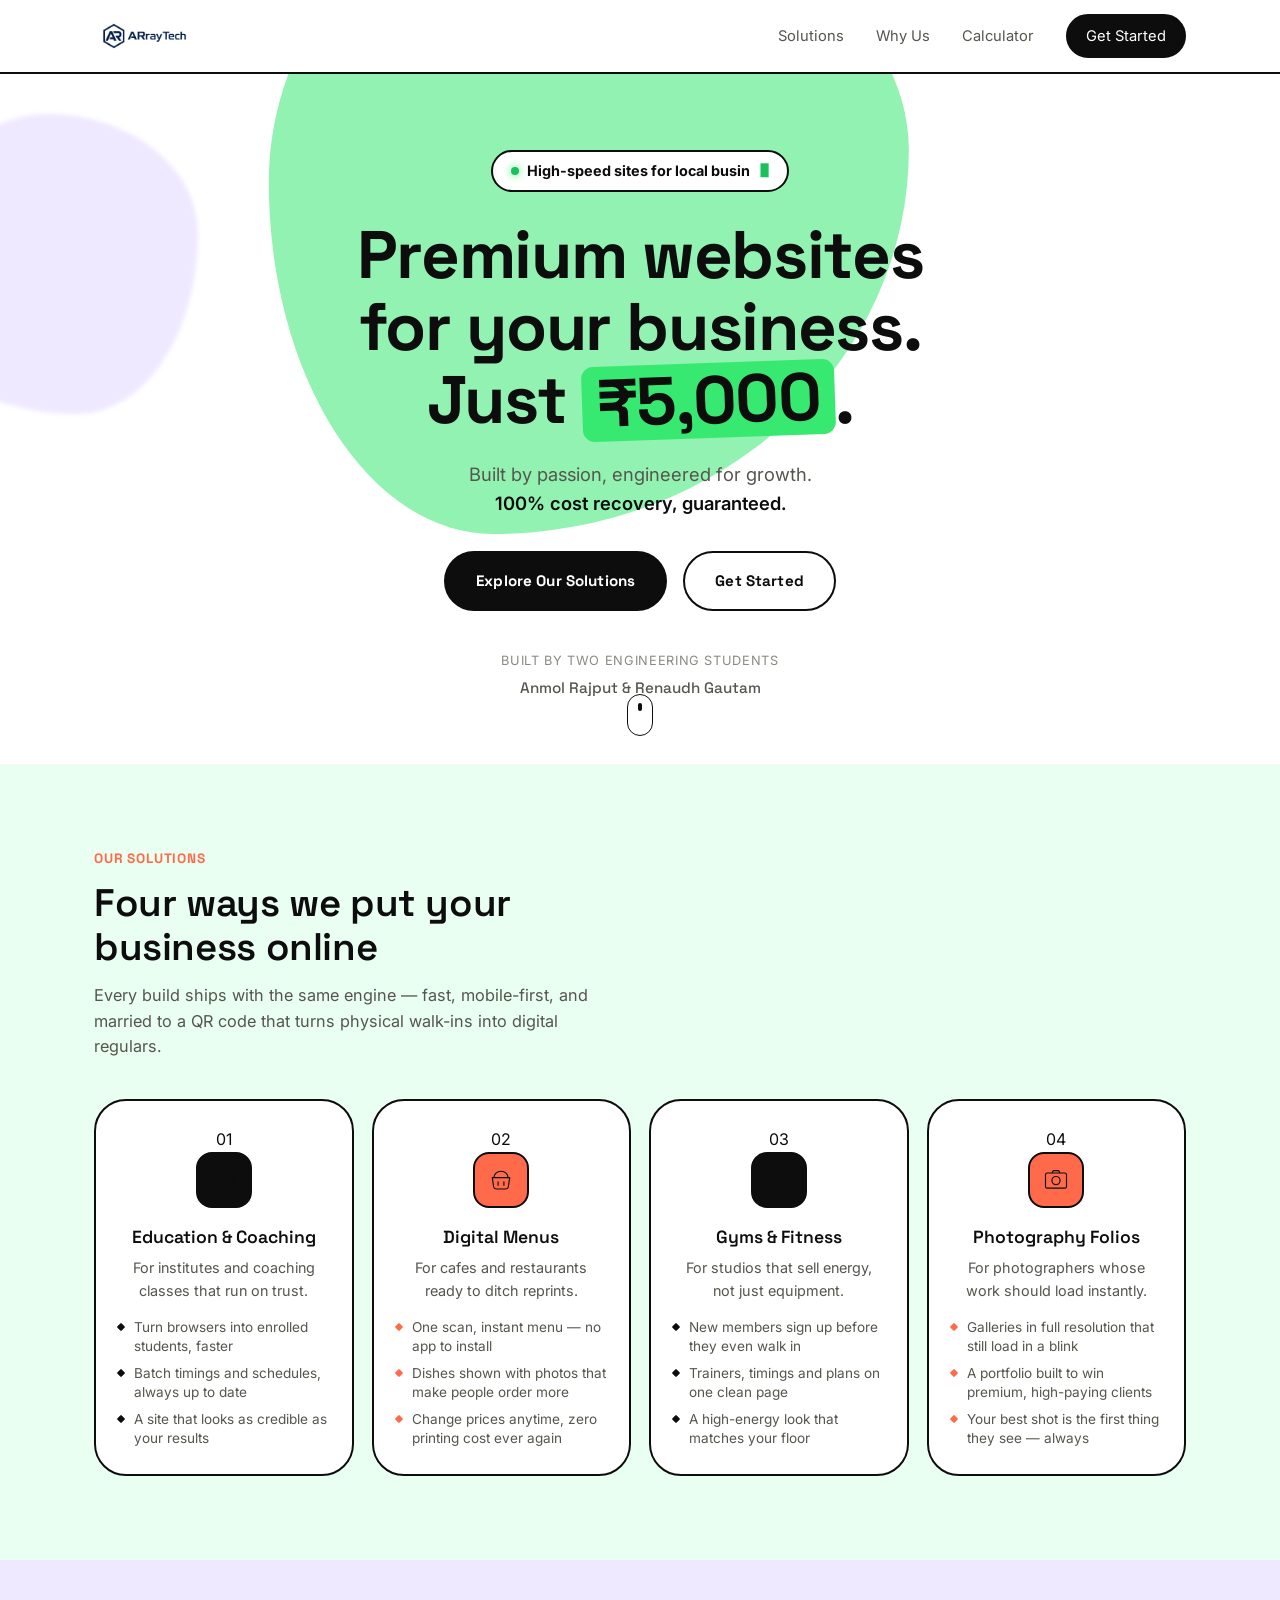
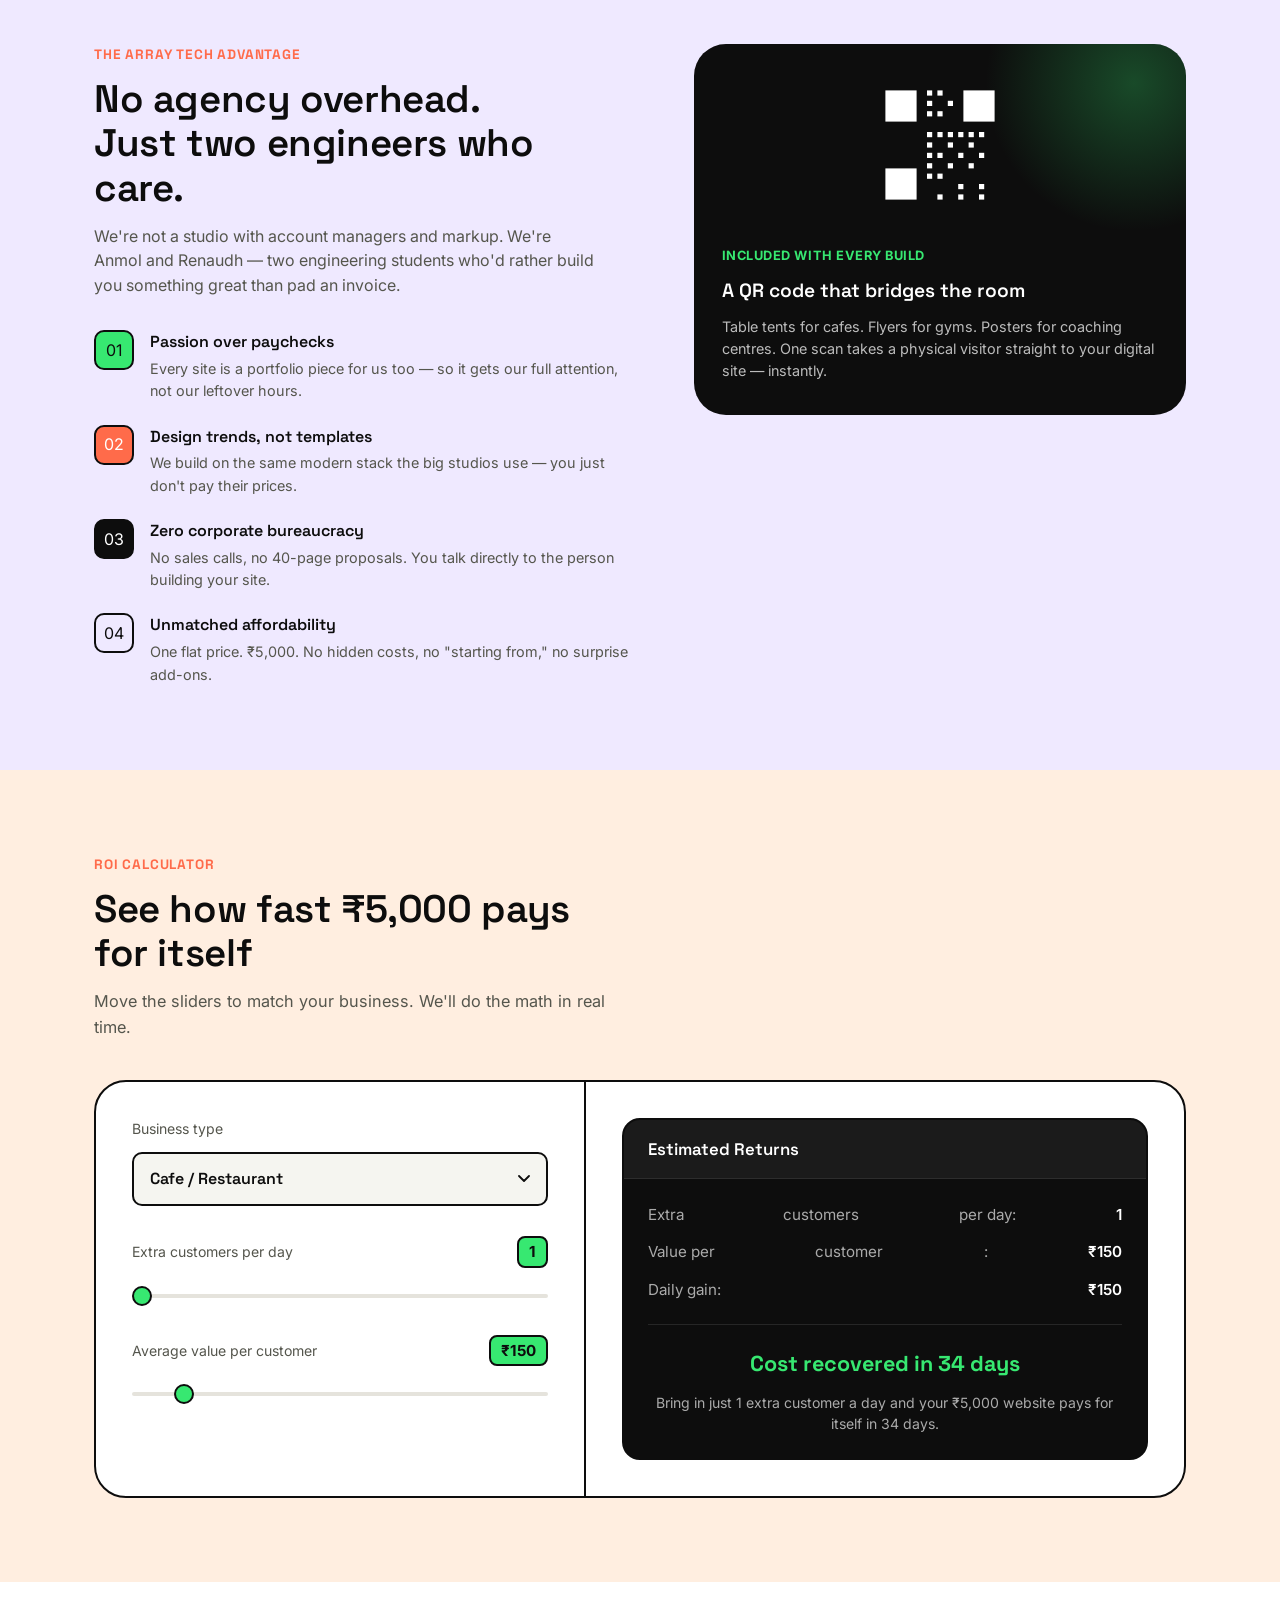
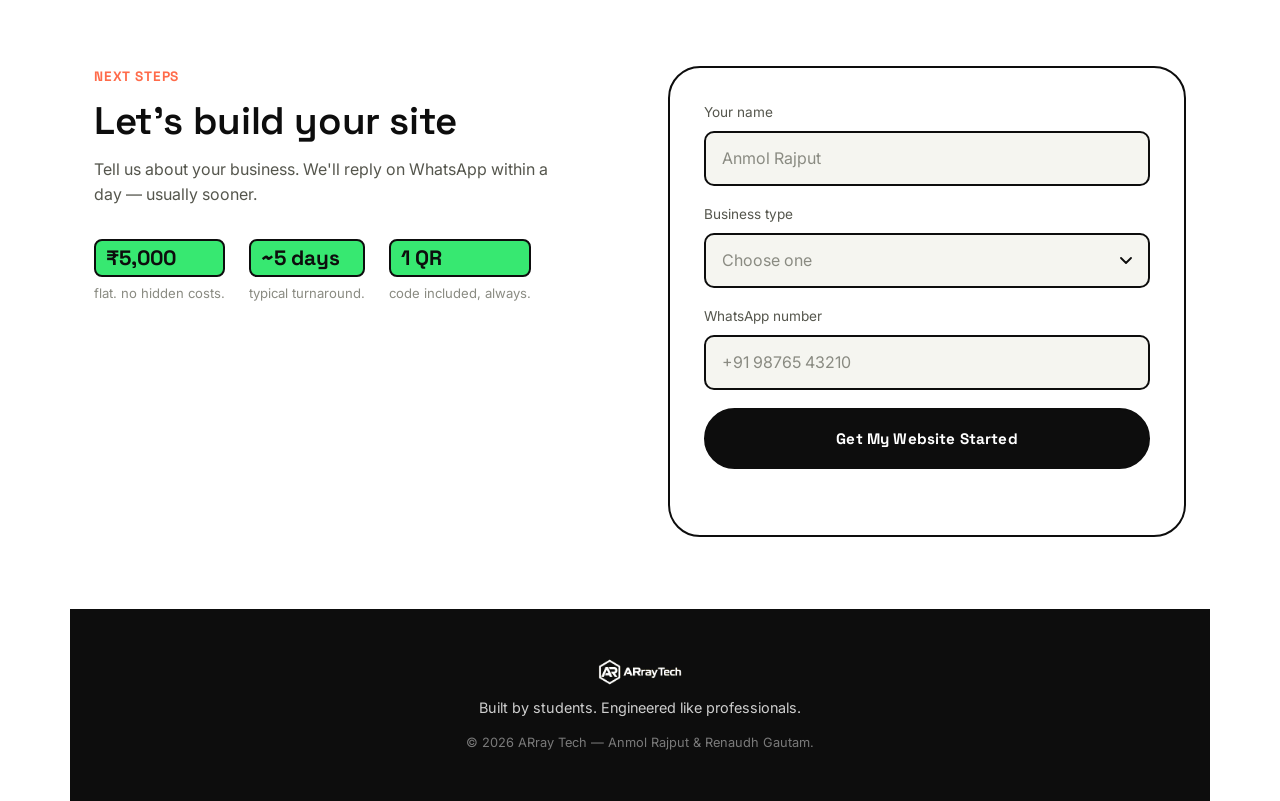
<file: index .html>
<!DOCTYPE html>
<html lang="en">
<head>
<meta charset="UTF-8">
<meta name="viewport" content="width=device-width, initial-scale=1.0">

<title>ARray Tech — Websites for Cafes, Gyms, Coaching Classes &amp; Photographers | ₹5,000 Flat</title>
<meta name="description" content="Get a premium, high-speed website for your cafe, gym, coaching class, or photography studio — built by two engineering students. Flat ₹5,000, includes a dynamic QR code, and pays for itself in days.">
<meta name="keywords" content="website for cafe, digital menu QR code, website for gym, website for coaching institute, photography portfolio website, affordable website India, student web developers, small business website ₹5000">
<meta name="author" content="ARray Tech">
<meta name="robots" content="index, follow">
<link rel="canonical" href="https://arraytech.in/">

<meta property="og:type" content="website">
<meta property="og:url" content="https://arraytech.in/">
<meta property="og:site_name" content="ARray Tech">
<meta property="og:title" content="ARray Tech — Premium Websites for Your Business. Just ₹5,000.">
<meta property="og:description" content="Built by two engineering students. Flat ₹5,000 for cafes, gyms, coaching classes and photographers — with a QR code included and guaranteed cost recovery.">
<meta property="og:image" content="https://arraytech.in/og-image.png">
<meta property="og:image:width" content="1200">
<meta property="og:image:height" content="630">
<meta property="og:image:alt" content="ARray Tech — Premium websites for your business, just ₹5,000">
<meta property="og:locale" content="en_IN">

<meta name="twitter:card" content="summary_large_image">
<meta name="twitter:title" content="ARray Tech — Premium Websites for Your Business. Just ₹5,000.">
<meta name="twitter:description" content="Built by two engineering students. Flat ₹5,000, QR code included, cost recovery guaranteed.">
<meta name="twitter:image" content="https://arraytech.in/og-image.png">
<meta name="twitter:image:alt" content="ARray Tech — Premium websites for your business, just ₹5,000">

<link rel="icon" type="image/png" sizes="32x32" href="/favicon-32.png">
<link rel="icon" type="image/png" sizes="16x16" href="/favicon-16.png">
<link rel="shortcut icon" href="/favicon.ico">
<link rel="apple-touch-icon" sizes="180x180" href="/apple-touch-icon.png">
<meta name="theme-color" content="#0a0b0d">

<script type="application/ld+json">
{
  "@context": "https://schema.org",
  "@type": "ProfessionalService",
  "name": "ARray Tech",
  "url": "https://arraytech.in/",
  "image": "https://arraytech.in/og-image.png",
  "logo": "https://arraytech.in/favicon-512.png",
  "description": "Student-run web development studio building premium, high-speed websites for cafes, gyms, coaching classes and photographers at a flat rate of ₹5,000, including a dynamic QR code for every build.",
  "priceRange": "₹5,000",
  "areaServed": {
    "@type": "Country",
    "name": "India"
  },
  "founders": [
    { "@type": "Person", "name": "Anmol Rajput" },
    { "@type": "Person", "name": "Renaudh Gautam" }
  ],
  "makesOffer": [
    {
      "@type": "Offer",
      "itemOffered": {
        "@type": "Service",
        "name": "Website for Education Institutes & Coaching Classes",
        "description": "Websites for coaching classes and institutes focused on admissions, schedules and credibility."
      },
      "price": "5000",
      "priceCurrency": "INR"
    },
    {
      "@type": "Offer",
      "itemOffered": {
        "@type": "Service",
        "name": "Digital Menu for Cafes & Restaurants",
        "description": "QR-code digital menus for cafes and restaurants with instant smartphone scanning and zero printing costs."
      },
      "price": "5000",
      "priceCurrency": "INR"
    },
    {
      "@type": "Offer",
      "itemOffered": {
        "@type": "Service",
        "name": "Website for Gyms & Fitness Centers",
        "description": "Websites for gyms and fitness studios covering member onboarding, trainer schedules and class timings."
      },
      "price": "5000",
      "priceCurrency": "INR"
    },
    {
      "@type": "Offer",
      "itemOffered": {
        "@type": "Service",
        "name": "Photography Portfolio Website",
        "description": "High-definition, fast-loading photography portfolio websites built to win premium clients."
      },
      "price": "5000",
      "priceCurrency": "INR"
    }
  ]
}
</script>

<link rel="preconnect" href="https://fonts.googleapis.com">
<link rel="preconnect" href="https://fonts.gstatic.com" crossorigin>
<link href="https://fonts.googleapis.com/css2?family=Space+Grotesk:wght@400;500;600;700&family=Inter:wght@400;500;600;700&display=swap" rel="stylesheet">
<link rel="stylesheet" href="style.css">
</head>
<body>

<header class="nav" id="top">
  <div class="nav__inner container">
    <a href="#top" class="nav__brand">
      <img src="logo.png" alt="ARray Tech" class="nav__brand-logo">
    </a>
    <nav class="nav__links" aria-label="Primary">
      <a href="#offerings">Solutions</a>
      <a href="#why-us">Why Us</a>
      <a href="#calculator">Calculator</a>
      <a href="#contact" class="nav__cta">Get Started</a>
    </nav>
    <button class="nav__burger" id="burgerBtn" aria-label="Open menu" aria-expanded="false">
      <span></span><span></span><span></span>
    </button>
  </div>
  <div class="nav__mobile" id="mobileMenu">
    <a href="#offerings">Solutions</a>
    <a href="#why-us">Why Us</a>
    <a href="#calculator">Calculator</a>
    <a href="#contact">Get Started</a>
  </div>
</header>

<section class="hero">
  <div class="hero__bg" aria-hidden="true">
    <div class="hero__grid"></div>
    <div class="hero__glow"></div>
  </div>

  <div class="container hero__inner">
    <div class="hero__badge" aria-hidden="true">
      <span class="hero__badge-pulse"></span>
      <span id="heroTyped"></span><span class="hero__cursor">&#9608;</span>
    </div>

    <h1 class="hero__headline">
      Premium websites<br>
      for your business.<br>
      <span class="hero__price">Just <span class="hero__price-num">₹5,000</span>.</span>
    </h1>

    <p class="hero__sub">
      Built by passion, engineered for growth.<br class="hero__sub-break">
      <strong>100% cost recovery, guaranteed.</strong>
    </p>

    <div class="hero__ctas">
      <a href="#offerings" class="btn btn--primary">Explore Our Solutions</a>
      <a href="#contact" class="btn btn--ghost">Get Started</a>
    </div>

    <div class="hero__founders">
      <span class="hero__founders-label">Built by two engineering students</span>
      <span class="hero__founders-names">Anmol Rajput &amp; Renaudh Gautam</span>
    </div>
  </div>

  <a href="#offerings" class="hero__scroll" aria-label="Scroll to solutions">
    <span></span>
  </a>
</section>

<section class="offerings" id="offerings">
  <div class="container">
    <p class="section-eyebrow">Our Solutions</p>
    <h2 class="section-title">Four ways we put your business online</h2>
    <p class="section-lede">Every build ships with the same engine — fast, mobile-first, and married to a QR code that turns physical walk-ins into digital regulars.</p>

    <div class="cards" id="cardsGrid">

      <article class="card" tabindex="0" style="--card-accent: var(--violet);">
        <div class="card__index">01</div>
        <div class="card__icon" aria-hidden="true">
          <svg viewBox="0 0 48 48" fill="none"><path d="M24 6L4 15l20 9 20-9-20-9z" stroke="currentColor" stroke-width="2" stroke-linejoin="round"/><path d="M11 21v10c0 3.3 5.8 6 13 6s13-2.7 13-6V21" stroke="currentColor" stroke-width="2" stroke-linecap="round" stroke-linejoin="round"/><path d="M40 17v13" stroke="currentColor" stroke-width="2" stroke-linecap="round"/></svg>
        </div>
        <h3 class="card__title">Education &amp; Coaching</h3>
        <p class="card__desc">For institutes and coaching classes that run on trust.</p>
        <ul class="card__list">
          <li>Turn browsers into enrolled students, faster</li>
          <li>Batch timings and schedules, always up to date</li>
          <li>A site that looks as credible as your results</li>
        </ul>
      </article>

      <article class="card" tabindex="0" style="--card-accent: var(--cyan);">
        <div class="card__index">02</div>
        <div class="card__icon" aria-hidden="true">
          <svg viewBox="0 0 48 48" fill="none"><path d="M12 20c0-6 5-11 12-11s12 5 12 11" stroke="currentColor" stroke-width="2" stroke-linecap="round"/><path d="M9 20h30l-2.5 16a4 4 0 01-4 3.4h-17a4 4 0 01-4-3.4L9 20z" stroke="currentColor" stroke-width="2" stroke-linejoin="round"/><path d="M19 27v6M29 27v6" stroke="currentColor" stroke-width="2" stroke-linecap="round"/></svg>
        </div>
        <h3 class="card__title">Digital Menus</h3>
        <p class="card__desc">For cafes and restaurants ready to ditch reprints.</p>
        <ul class="card__list">
          <li>One scan, instant menu — no app to install</li>
          <li>Dishes shown with photos that make people order more</li>
          <li>Change prices anytime, zero printing cost ever again</li>
        </ul>
      </article>

      <article class="card" tabindex="0" style="--card-accent: var(--violet);">
        <div class="card__index">03</div>
        <div class="card__icon" aria-hidden="true">
          <svg viewBox="0 0 48 48" fill="none"><path d="M7 24h6M13 17v14M35 17v14M41 24h-6M13 21h22v6H13z" stroke="currentColor" stroke-width="2" stroke-linejoin="round" stroke-linecap="round"/></svg>
        </div>
        <h3 class="card__title">Gyms &amp; Fitness</h3>
        <p class="card__desc">For studios that sell energy, not just equipment.</p>
        <ul class="card__list">
          <li>New members sign up before they even walk in</li>
          <li>Trainers, timings and plans on one clean page</li>
          <li>A high-energy look that matches your floor</li>
        </ul>
      </article>

      <article class="card" tabindex="0" style="--card-accent: var(--cyan);">
        <div class="card__index">04</div>
        <div class="card__icon" aria-hidden="true">
          <svg viewBox="0 0 48 48" fill="none"><rect x="6" y="12" width="36" height="26" rx="3" stroke="currentColor" stroke-width="2"/><circle cx="24" cy="25" r="7" stroke="currentColor" stroke-width="2"/><path d="M17 12l2.5-4h9L31 12" stroke="currentColor" stroke-width="2" stroke-linejoin="round"/></svg>
        </div>
        <h3 class="card__title">Photography Folios</h3>
        <p class="card__desc">For photographers whose work should load instantly.</p>
        <ul class="card__list">
          <li>Galleries in full resolution that still load in a blink</li>
          <li>A portfolio built to win premium, high-paying clients</li>
          <li>Your best shot is the first thing they see — always</li>
        </ul>
      </article>

    </div>
  </div>
</section>

<section class="why" id="why-us">
  <div class="container why__inner">
    <div class="why__copy">
      <p class="section-eyebrow">The ARray Tech Advantage</p>
      <h2 class="section-title">No agency overhead.<br>Just two engineers who care.</h2>
      <p class="why__intro">We're not a studio with account managers and markup. We're Anmol and Renaudh — two engineering students who'd rather build you something great than pad an invoice.</p>

      <ul class="why__list">
        <li>
          <span class="why__list-icon">01</span>
          <div>
            <h4>Passion over paychecks</h4>
            <p>Every site is a portfolio piece for us too — so it gets our full attention, not our leftover hours.</p>
          </div>
        </li>
        <li>
          <span class="why__list-icon">02</span>
          <div>
            <h4>Design trends, not templates</h4>
            <p>We build on the same modern stack the big studios use — you just don't pay their prices.</p>
          </div>
        </li>
        <li>
          <span class="why__list-icon">03</span>
          <div>
            <h4>Zero corporate bureaucracy</h4>
            <p>No sales calls, no 40-page proposals. You talk directly to the person building your site.</p>
          </div>
        </li>
        <li>
          <span class="why__list-icon">04</span>
          <div>
            <h4>Unmatched affordability</h4>
            <p>One flat price. ₹5,000. No hidden costs, no "starting from," no surprise add-ons.</p>
          </div>
        </li>
      </ul>
    </div>

    <div class="why__qr">
      <div class="qr-card">
        <div class="qr-card__glow" aria-hidden="true"></div>
        <div class="qr-card__visual">
          <div class="qr-mock" aria-hidden="true">
            <svg viewBox="0 0 100 100" width="100%" height="100%">
              <rect width="100" height="100" fill="none"/>
              <g fill="currentColor">
                <rect x="8" y="8" width="24" height="24"/>
                <rect x="14" y="14" width="12" height="12" fill="var(--qr-bg)"/>
                <rect x="18" y="18" width="4" height="4"/>
                <rect x="68" y="8" width="24" height="24"/>
                <rect x="74" y="14" width="12" height="12" fill="var(--qr-bg)"/>
                <rect x="78" y="18" width="4" height="4"/>
                <rect x="8" y="68" width="24" height="24"/>
                <rect x="14" y="74" width="12" height="12" fill="var(--qr-bg)"/>
                <rect x="18" y="78" width="4" height="4"/>
                <rect x="40" y="8" width="4" height="4"/><rect x="48" y="8" width="4" height="4"/><rect x="40" y="16" width="4" height="4"/>
                <rect x="56" y="16" width="4" height="4"/><rect x="40" y="24" width="4" height="4"/><rect x="48" y="24" width="4" height="4"/>
                <rect x="40" y="40" width="4" height="4"/><rect x="48" y="40" width="4" height="4"/><rect x="56" y="40" width="4" height="4"/>
                <rect x="64" y="40" width="4" height="4"/><rect x="72" y="40" width="4" height="4"/><rect x="80" y="40" width="4" height="4"/>
                <rect x="40" y="48" width="4" height="4"/><rect x="56" y="48" width="4" height="4"/><rect x="72" y="48" width="4" height="4"/>
                <rect x="40" y="56" width="4" height="4"/><rect x="48" y="56" width="4" height="4"/><rect x="64" y="56" width="4" height="4"/>
                <rect x="80" y="56" width="4" height="4"/><rect x="40" y="64" width="4" height="4"/><rect x="56" y="64" width="4" height="4"/>
                <rect x="72" y="64" width="4" height="4"/><rect x="40" y="72" width="4" height="4"/><rect x="48" y="72" width="4" height="4"/>
                <rect x="64" y="80" width="4" height="4"/><rect x="80" y="80" width="4" height="4"/><rect x="48" y="88" width="4" height="4"/>
                <rect x="64" y="88" width="4" height="4"/><rect x="80" y="88" width="4" height="4"/>
              </g>
            </svg>
          </div>
        </div>
        <div class="qr-card__body">
          <p class="qr-card__eyebrow">Included with every build</p>
          <h3 class="qr-card__title">A QR code that bridges the room</h3>
          <p class="qr-card__desc">Table tents for cafes. Flyers for gyms. Posters for coaching centres. One scan takes a physical visitor straight to your digital site — instantly.</p>
        </div>
      </div>
    </div>
  </div>
</section>

<section class="calc" id="calculator">
  <div class="container">
    <p class="section-eyebrow">ROI Calculator</p>
    <h2 class="section-title">See how fast ₹5,000 pays for itself</h2>
    <p class="section-lede">Move the sliders to match your business. We'll do the math in real time.</p>

    <div class="calc__panel">
      <div class="calc__controls">

        <div class="calc__field">
          <label for="bizType">Business type</label>
          <select id="bizType" class="calc__select">
            <option value="cafe" data-unit="customer" data-value="150" data-noun="Cafe / Restaurant">Cafe / Restaurant</option>
            <option value="gym" data-unit="member" data-value="1200" data-noun="Gym / Fitness Centre">Gym / Fitness Centre</option>
            <option value="coaching" data-unit="student" data-value="2500" data-noun="Coaching / Institute">Coaching Class / Institute</option>
            <option value="photo" data-unit="booking" data-value="4000" data-noun="Photography Studio">Photography Studio</option>
          </select>
        </div>

        <div class="calc__field">
          <div class="calc__field-label-row">
            <label for="extraSlider" id="sliderLabel">Extra customers per day</label>
            <span class="calc__slider-value" id="sliderValue">1</span>
          </div>
          <input type="range" id="extraSlider" class="calc__slider" min="1" max="10" value="1" step="1">
        </div>

        <div class="calc__field">
          <div class="calc__field-label-row">
            <label for="valueSlider" id="valueLabel">Average value per customer</label>
            <span class="calc__slider-value" id="valueValue">₹150</span>
          </div>
          <input type="range" id="valueSlider" class="calc__slider" min="50" max="5000" value="150" step="50">
        </div>

      </div>

      <div class="calc__output" aria-live="polite">
        <div class="summary-box">
          <div class="summary-box__header">
            <h3 class="summary-box__title">Estimated Returns</h3>
          </div>
          <div class="summary-box__body">
            <p class="summary-box__line">Extra <span id="outUnit">customers</span> per day: <strong><span id="outExtra">1</span></strong></p>
            <p class="summary-box__line">Value per <span id="outUnit2">customer</span>: <strong>₹<span id="outValue">150</span></strong></p>
            <p class="summary-box__line">Daily gain: <strong>₹<span id="outDaily">150</span></strong></p>
            <hr class="summary-box__divider">
            <p class="summary-box__result">
              Cost recovered in <span id="outDays">34</span> day<span id="outDaysPlural">s</span>
            </p>
            <p class="summary-box__sub" id="outSentence">Bring in just 1 extra customer a day and your ₹5,000 website pays for itself in 34 days.</p>
          </div>
        </div>
      </div>
    </div>
  </div>
</section>

<footer class="contact" id="contact">
  <div class="container contact__inner">
    <div class="contact__copy">
      <p class="section-eyebrow">Next Steps</p>
      <h2 class="section-title">Let's build your site</h2>
      <p class="contact__lede">Tell us about your business. We'll reply on WhatsApp within a day — usually sooner.</p>

      <div class="contact__reassure">
        <div class="contact__reassure-item">
          <strong>₹5,000</strong>
          <span>flat. no hidden costs.</span>
        </div>
        <div class="contact__reassure-item">
          <strong>~5&nbsp;days</strong>
          <span>typical turnaround.</span>
        </div>
        <div class="contact__reassure-item">
          <strong>1&nbsp;QR</strong>
          <span>code included, always.</span>
        </div>
      </div>
    </div>

    <form class="contact__form" id="leadForm" novalidate>
      <div class="form__field">
        <label for="fName">Your name</label>
        <input type="text" id="fName" name="name" placeholder="Anmol Rajput" required>
      </div>

      <div class="form__field">
        <label for="fBiz">Business type</label>
        <select id="fBiz" name="business" required>
          <option value="" disabled selected>Choose one</option>
          <option value="Cafe / Restaurant">Cafe / Restaurant</option>
          <option value="Gym / Fitness Centre">Gym / Fitness Centre</option>
          <option value="Coaching / Institute">Coaching Class / Institute</option>
          <option value="Photography Studio">Photography Studio</option>
          <option value="Other">Other</option>
        </select>
      </div>

      <div class="form__field">
        <label for="fWhatsapp">WhatsApp number</label>
        <input type="tel" id="fWhatsapp" name="whatsapp" placeholder="+91 98765 43210" required>
      </div>

      <button type="submit" class="btn btn--primary btn--block">Get My Website Started</button>
      <p class="form__note" id="formNote" role="status"></p>
    </form>
  </div>

  <div class="container contact__bottom">
    <div class="contact__brand">
      <img src="logo.png" alt="ARray Tech" class="contact__brand-logo">
    </div>
    <p class="contact__tagline">Built by students. Engineered like professionals.</p>
    <p class="contact__copyright">© 2026 ARray Tech — Anmol Rajput &amp; Renaudh Gautam.</p>
  </div>
</footer>

<script src="script.js"></script>
</body>
</html>
</file>
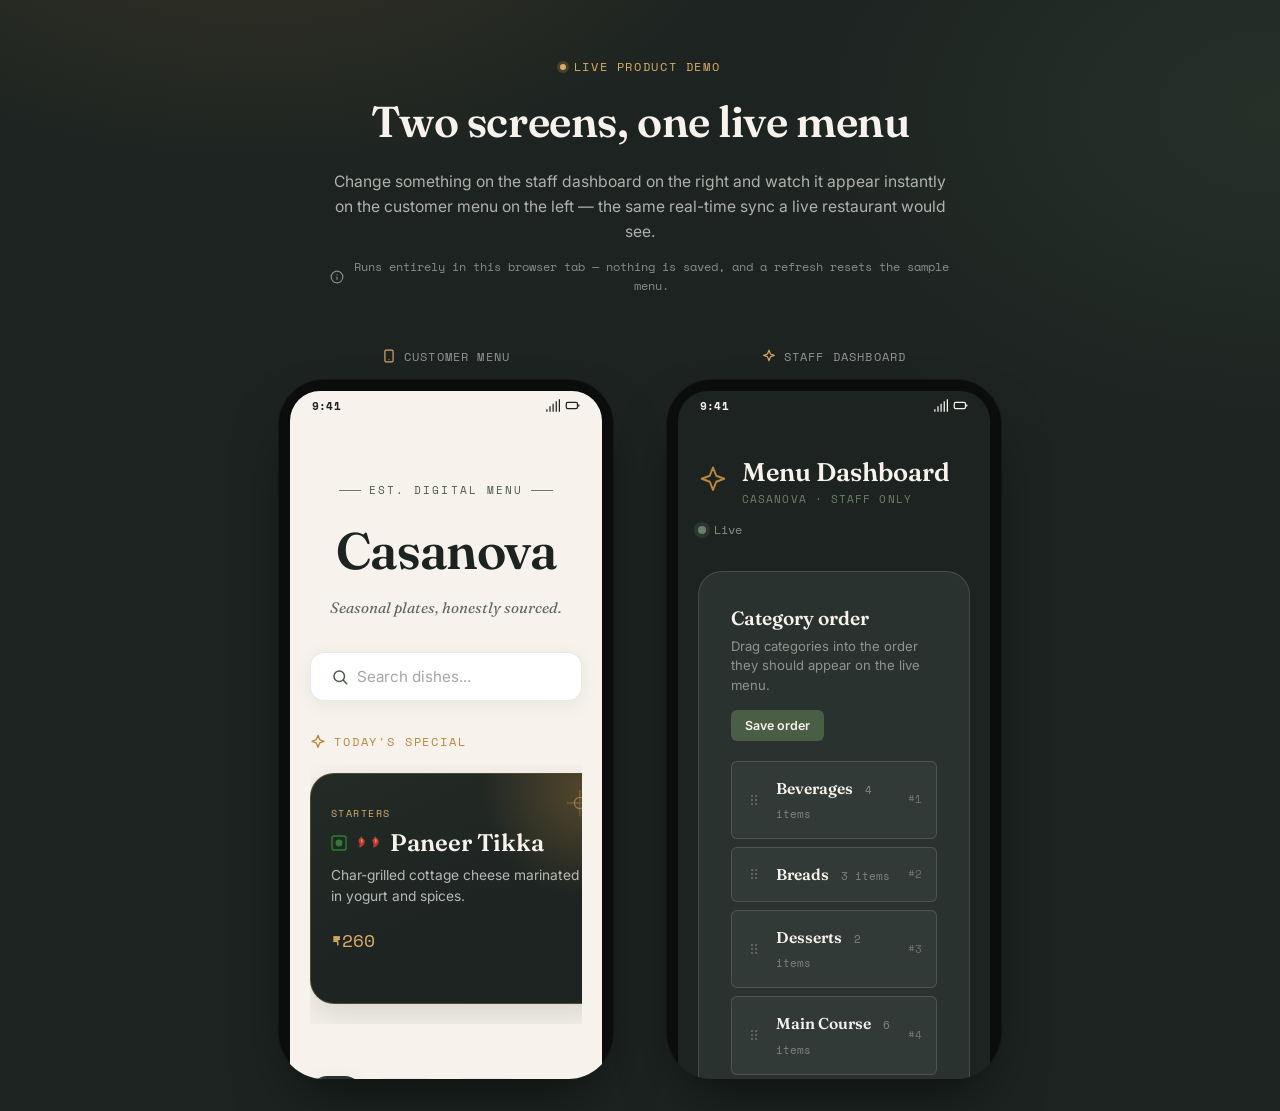
<file: menu/demo.html>
<!DOCTYPE html>
<html lang="en">
<head>
  <meta charset="UTF-8" />
  <meta name="viewport" content="width=device-width, initial-scale=1.0, viewport-fit=cover" />
  <title>Casanova — Live Demo</title>
  <meta name="description" content="Live demo: the Casanova customer menu and staff dashboard running side by side, in your browser, for this session only." />

  <link rel="preconnect" href="https://fonts.googleapis.com" />
  <link rel="preconnect" href="https://fonts.gstatic.com" crossorigin />
  <link
    href="https://fonts.googleapis.com/css2?family=Fraunces:opsz,wght@9..144,500;9..144,600;9..144,700&family=Inter:wght@400;500;600&family=Space+Mono:wght@400;700&display=swap"
    rel="stylesheet"
  />

  <link rel="stylesheet" href="style.css" />
  <link rel="stylesheet" href="demo.css" />
</head>
<body>

  <div class="demo-page">

    <!-- ============================== HERO ============================== -->
    <header class="demo-hero">
      <span class="demo-hero__eyebrow">Live product demo</span>
      <h1 class="demo-hero__title">Two screens, one live menu</h1>
      <p class="demo-hero__subtitle">
        Change something on the staff dashboard on the right and watch it appear instantly on the
        customer menu on the left &mdash; the same real-time sync a live restaurant would see.
      </p>
      <p class="demo-hero__note">
        <svg viewBox="0 0 24 24" fill="none" stroke="currentColor" stroke-width="2" stroke-linecap="round" stroke-linejoin="round">
          <circle cx="12" cy="12" r="10"></circle>
          <line x1="12" y1="16" x2="12" y2="12"></line>
          <line x1="12" y1="8" x2="12.01" y2="8"></line>
        </svg>
        Runs entirely in this browser tab &mdash; nothing is saved, and a refresh resets the sample menu.
      </p>
      <p class="demo-hero__swipe-hint">
        <svg viewBox="0 0 24 24" fill="none" stroke="currentColor" stroke-width="2" stroke-linecap="round" stroke-linejoin="round">
          <path d="M9 18l6-6-6-6"></path>
        </svg>
        Swipe or use the arrows to switch between the customer menu and staff dashboard
      </p>
    </header>

    <!-- ============================== PHONES ============================== -->
    <div class="demo-phones-wrap">

      <button type="button" class="demo-nav-arrow demo-nav-arrow--prev" id="demoPrev" aria-label="Show customer menu" disabled>
        <svg viewBox="0 0 24 24" fill="none" stroke="currentColor" stroke-width="2" stroke-linecap="round" stroke-linejoin="round"><path d="M15 18l-6-6 6-6"></path></svg>
      </button>

      <div class="demo-phones" id="demoPhones">

      <div class="phone-slot phone-slot--client">
        <span class="phone-slot__label">
          <svg viewBox="0 0 24 24" fill="none" stroke="currentColor" stroke-width="2" stroke-linecap="round" stroke-linejoin="round"><rect x="5" y="2" width="14" height="20" rx="2"></rect><line x1="12" y1="18" x2="12.01" y2="18"></line></svg>
          Customer menu
        </span>
        <div class="phone-frame">
          <div class="phone-frame__statusbar">
            <span class="phone-frame__time">9:41</span>
            <div class="phone-frame__icons">
              <svg viewBox="0 0 24 24" fill="currentColor"><path d="M2 22h2v-4H2v4zm5 0h2v-9H7v9zm5 0h2V9h-2v13zm5 0h2V5h-2v17zm5 0h2V2h-2v20z"/></svg>
              <svg viewBox="0 0 24 24" fill="none" stroke="currentColor" stroke-width="2"><rect x="2" y="7" width="18" height="10" rx="2.5"></rect><line x1="22" y1="10.5" x2="22" y2="13.5" stroke-width="2"></line></svg>
            </div>
          </div>
          
          <div class="phone-frame__screen client-body">
<main class="menu-shell fade-in">

    <!-- ============================== HEADER ============================== -->
    <header class="menu-header">
      <span class="menu-header__eyebrow">Est. Digital Menu</span>
      <h1 class="menu-header__title">Casanova</h1>
      <p class="menu-header__subtitle">Seasonal plates, honestly sourced.</p>
    </header>

    <!-- ============================== SEARCH ============================== -->
    <div class="menu-toolbar">
      <div class="menu-search">
        <svg viewBox="0 0 24 24" fill="none" stroke="currentColor" stroke-width="2" stroke-linecap="round" stroke-linejoin="round">
          <circle cx="11" cy="11" r="7"></circle>
          <line x1="21" y1="21" x2="16.65" y2="16.65"></line>
        </svg>
        <input type="text" id="searchInput" placeholder="Search dishes..." aria-label="Search the menu" />
      </div>
    </div>

    <!-- ============================== TODAY'S SPECIAL ============================== -->
    <section class="special-section" aria-labelledby="specialHeading">
      <div class="special-section__label" id="specialHeading">
        <svg viewBox="0 0 24 24" fill="none" stroke="currentColor" stroke-width="2" stroke-linecap="round" stroke-linejoin="round">
          <path d="M12 2l2.6 6.6L21 11l-6.4 2.4L12 20l-2.6-6.6L3 11l6.4-2.4L12 2z"></path>
        </svg>
        Today's Special
      </div>
      <div class="special-track" id="specialTrack">
        <!-- Special cards injected by app.js -->
      </div>
    </section>

    <!-- ============================== DIET FILTER ============================== -->
    <div class="diet-filter-bar">
      <div class="diet-filter" id="dietFilter" role="group" aria-label="Filter the menu by diet type">
        <button type="button" class="diet-filter__btn is-active" data-diet="all">
          All
        </button>
        <button type="button" class="diet-filter__btn" data-diet="veg">
          <svg class="diet-marker diet-marker--veg" viewBox="0 0 16 16"><rect x="1" y="1" width="14" height="14" rx="2" fill="none" stroke="currentColor" stroke-width="1.4"></rect><circle cx="8" cy="8" r="3.4" fill="currentColor"></circle></svg>
          Veg
        </button>
        <button type="button" class="diet-filter__btn" data-diet="egg">
          <svg class="diet-marker diet-marker--egg" viewBox="0 0 16 16"><rect x="1" y="1" width="14" height="14" rx="2" fill="none" stroke="currentColor" stroke-width="1.4"></rect><circle cx="8" cy="8" r="3.4" fill="currentColor"></circle></svg>
          Egg
        </button>
        <button type="button" class="diet-filter__btn" data-diet="non-veg">
          <svg class="diet-marker diet-marker--nonveg" viewBox="0 0 16 16"><rect x="1" y="1" width="14" height="14" rx="2" fill="none" stroke="currentColor" stroke-width="1.4"></rect><circle cx="8" cy="8" r="3.4" fill="currentColor"></circle></svg>
          Non-veg
        </button>
      </div>
      <div class="diet-legend" aria-hidden="true">
        <span class="diet-legend__item">
          <span class="spice-marker"><svg viewBox="0 0 16 16"><path fill="#4a7c46" d="M6.9 1.3c.25-.45.8-.65 1.25-.45.45.2.65.7.5 1.15-.1.3-.35.55-.65.7l-1.5.7-.05-1.5c0-.2.15-.4.45-.6z"/><path fill="currentColor" d="M7.6 2.5c.9-.35 1.9-.15 2.6.5 1.9 1.75 2.35 4.7 1.05 6.95-1.05 1.85-2.85 3.3-4.9 3.95-.85.25-1.5-.6-1.15-1.4.65-1.5.55-3.25-.3-4.65-.85-1.45-.75-3.35.45-4.65.6-.65 1.35-.9 2.25-.7z"/><path fill="#fff" opacity="0.35" d="M7.3 4.1c.5-.35 1.15-.35 1.6.05.85.75 1.05 2.05.45 3.05-.35.6-.85 1.1-1.45 1.4-.35.15-.7-.15-.6-.5.25-.85.15-1.8-.3-2.55-.25-.4-.15-.9.3-1.15z"/></svg></span>
          Spicy (1&ndash;3)
        </span>
        <span class="diet-legend__item">
          <svg class="alcohol-marker" viewBox="0 0 24 24" fill="none" stroke="currentColor" stroke-width="2" stroke-linecap="round" stroke-linejoin="round"><path d="M8 22h8M12 15v7M5 2h14l-1.5 7.5a5.5 5.5 0 01-11 0L5 2z"></path></svg>
          Contains alcohol
        </span>
      </div>
    </div>

    <!-- ============================== CATEGORIES ============================== -->
    <section aria-label="Full menu">
      <div class="category-nav-wrap">
        <div class="category-nav" id="categoryNav">
          <!-- Category tabs injected by app.js -->
        </div>
        <div class="category-nav__indicator" id="categoryNavIndicator"></div>
      </div>
      <div class="category-viewport" id="categoryViewport">
        <div class="category-track" id="categoryTrack">
          <div class="category-panel">
            <div class="loader">
              <div class="loader__ring"></div>
              <span class="loader__text">Loading menu…</span>
            </div>
          </div>
        </div>
      </div>
    </section>

    <footer class="menu-footer">
      <p>Prices include applicable taxes. Please inform your server of any allergies.</p>
      
    </footer>

  </main>
          </div>
          <div class="phone-frame__homebar"></div>
        </div>
      </div>

      <div class="phone-slot phone-slot--admin">
        <span class="phone-slot__label">
          <svg viewBox="0 0 24 24" fill="none" stroke="currentColor" stroke-width="2" stroke-linecap="round" stroke-linejoin="round"><path d="M12 2l2.6 6.6L21 11l-6.4 2.4L12 20l-2.6-6.6L3 11l6.4-2.4L12 2z"></path></svg>
          Staff dashboard
        </span>
        <div class="phone-frame">
          <div class="phone-frame__statusbar">
            <span class="phone-frame__time">9:41</span>
            <div class="phone-frame__icons">
              <svg viewBox="0 0 24 24" fill="currentColor"><path d="M2 22h2v-4H2v4zm5 0h2v-9H7v9zm5 0h2V9h-2v13zm5 0h2V5h-2v17zm5 0h2V2h-2v20z"/></svg>
              <svg viewBox="0 0 24 24" fill="none" stroke="currentColor" stroke-width="2"><rect x="2" y="7" width="18" height="10" rx="2.5"></rect><line x1="22" y1="10.5" x2="22" y2="13.5" stroke-width="2"></line></svg>
            </div>
          </div>
          
          <div class="phone-frame__screen admin-body">
<div class="admin-shell fade-in">

    <!-- ============================== HEADER ============================== -->
    <header class="admin-header">
      <div class="admin-header__brand">
        <svg viewBox="0 0 24 24" fill="none" stroke="currentColor" stroke-width="1.6" stroke-linecap="round" stroke-linejoin="round">
          <path d="M12 2l2.6 6.6L21 11l-6.4 2.4L12 20l-2.6-6.6L3 11l6.4-2.4L12 2z"></path>
        </svg>
        <div>
          <div class="admin-header__title">Menu Dashboard</div>
          <div class="admin-header__sub">Casanova · Staff Only</div>
        </div>
      </div>
      <div class="admin-status">
        <span class="admin-status__dot" id="statusDot"></span>
        <span id="statusText">Connecting…</span>
      </div>
    </header>

    <!-- ============================== CATEGORY ORDER PANEL ============================== -->
    <section class="admin-panel category-order-panel" aria-labelledby="categoryOrderTitle">
      <div class="admin-list-header">
        <div>
          <h2 class="admin-panel__title" id="categoryOrderTitle" style="margin-bottom: 4px;">Category order</h2>
          <p class="admin-panel__hint" style="margin-bottom: 0;">Drag categories into the order they should appear on the live menu.</p>
        </div>
        <button type="button" class="btn btn-primary btn-sm" id="saveCategoryOrderBtn" style="width: auto;">Save order</button>
      </div>
      <div class="category-order-list" id="categoryOrderList">
        <div class="admin-empty">No categories yet — add a dish to create one.</div>
      </div>
    </section>

    <div class="admin-grid">

      <!-- ============================== FORM PANEL ============================== -->
      <section class="admin-panel" aria-labelledby="formTitle">
        <h2 class="admin-panel__title" id="formTitle">Add a dish</h2>
        <p class="admin-panel__hint" id="formHint">Fill in the details and save to publish it to the live menu.</p>

        <form id="dishForm" novalidate>
          <input type="hidden" id="dishId" value="" />

          <div class="form-field">
            <label for="dishName">Dish name</label>
            <input type="text" id="dishName" placeholder="e.g. Charred Octopus" required maxlength="80" />
          </div>

          <div class="form-field">
            <label for="dishDescription">Description</label>
            <textarea id="dishDescription" placeholder="Short, appetizing description…" maxlength="220" required></textarea>
          </div>

          <div class="form-field">
            <label for="dishPrice">Price (INR)</label>
            <input type="number" id="dishPrice" placeholder="0" step="1" min="0" required />
          </div>

          <div class="form-field">
            <label for="categorySelect">Category</label>
            <div class="category-picker">
              <select id="categorySelect" required>
                <option value="" disabled selected>Select…</option>
              </select>
              <button type="button" class="icon-btn" id="newCategoryToggle" title="Add a new category" aria-label="Add a new category">
                <svg viewBox="0 0 24 24" fill="none" stroke="currentColor" stroke-width="2" stroke-linecap="round" stroke-linejoin="round">
                  <line x1="12" y1="5" x2="12" y2="19"></line>
                  <line x1="5" y1="12" x2="19" y2="12"></line>
                </svg>
              </button>
            </div>
            <div class="new-category-row" id="newCategoryRow">
              <input type="text" id="newCategoryInput" placeholder="New category name" maxlength="40" />
              <button type="button" class="btn btn-ghost btn-sm" id="addCategoryBtn">Add</button>
            </div>
            <p class="form-field__hint">New dishes are added to the end of their category — drag to reorder afterward.</p>
          </div>

          <div class="form-field">
            <label>Diet type</label>
            <div class="diet-select" id="dietSelect">
              <label class="diet-option" data-diet="veg">
                <input type="radio" name="dietType" value="veg" checked />
                <svg class="diet-marker diet-marker--veg" viewBox="0 0 16 16"><rect x="1" y="1" width="14" height="14" rx="2" fill="none" stroke="currentColor" stroke-width="1.4"></rect><circle cx="8" cy="8" r="3.4" fill="currentColor"></circle></svg>
                Veg
              </label>
              <label class="diet-option" data-diet="egg">
                <input type="radio" name="dietType" value="egg" />
                <svg class="diet-marker diet-marker--egg" viewBox="0 0 16 16"><rect x="1" y="1" width="14" height="14" rx="2" fill="none" stroke="currentColor" stroke-width="1.4"></rect><circle cx="8" cy="8" r="3.4" fill="currentColor"></circle></svg>
                Egg
              </label>
              <label class="diet-option" data-diet="non-veg">
                <input type="radio" name="dietType" value="non-veg" />
                <svg class="diet-marker diet-marker--nonveg" viewBox="0 0 16 16"><rect x="1" y="1" width="14" height="14" rx="2" fill="none" stroke="currentColor" stroke-width="1.4"></rect><circle cx="8" cy="8" r="3.4" fill="currentColor"></circle></svg>
                Non-veg
              </label>
            </div>
          </div>

          <div class="form-field">
            <label>Spice level <span class="form-field__optional">(optional)</span></label>
            <div class="spice-select" id="spiceSelect">
              <label class="spice-option" data-spice="0">
                <input type="radio" name="spiceLevel" value="0" checked />
                None
              </label>
              <label class="spice-option" data-spice="1">
                <input type="radio" name="spiceLevel" value="1" />
                <svg class="chilly-icon" viewBox="0 0 16 16"><path fill="#4a7c46" d="M6.9 1.3c.25-.45.8-.65 1.25-.45.45.2.65.7.5 1.15-.1.3-.35.55-.65.7l-1.5.7-.05-1.5c0-.2.15-.4.45-.6z"/><path fill="currentColor" d="M7.6 2.5c.9-.35 1.9-.15 2.6.5 1.9 1.75 2.35 4.7 1.05 6.95-1.05 1.85-2.85 3.3-4.9 3.95-.85.25-1.5-.6-1.15-1.4.65-1.5.55-3.25-.3-4.65-.85-1.45-.75-3.35.45-4.65.6-.65 1.35-.9 2.25-.7z"/><path fill="#fff" opacity="0.35" d="M7.3 4.1c.5-.35 1.15-.35 1.6.05.85.75 1.05 2.05.45 3.05-.35.6-.85 1.1-1.45 1.4-.35.15-.7-.15-.6-.5.25-.85.15-1.8-.3-2.55-.25-.4-.15-.9.3-1.15z"/></svg>
                Mild
              </label>
              <label class="spice-option" data-spice="2">
                <input type="radio" name="spiceLevel" value="2" />
                <svg class="chilly-icon" viewBox="0 0 16 16"><path fill="#4a7c46" d="M6.9 1.3c.25-.45.8-.65 1.25-.45.45.2.65.7.5 1.15-.1.3-.35.55-.65.7l-1.5.7-.05-1.5c0-.2.15-.4.45-.6z"/><path fill="currentColor" d="M7.6 2.5c.9-.35 1.9-.15 2.6.5 1.9 1.75 2.35 4.7 1.05 6.95-1.05 1.85-2.85 3.3-4.9 3.95-.85.25-1.5-.6-1.15-1.4.65-1.5.55-3.25-.3-4.65-.85-1.45-.75-3.35.45-4.65.6-.65 1.35-.9 2.25-.7z"/><path fill="#fff" opacity="0.35" d="M7.3 4.1c.5-.35 1.15-.35 1.6.05.85.75 1.05 2.05.45 3.05-.35.6-.85 1.1-1.45 1.4-.35.15-.7-.15-.6-.5.25-.85.15-1.8-.3-2.55-.25-.4-.15-.9.3-1.15z"/></svg>
                <svg class="chilly-icon" viewBox="0 0 16 16"><path fill="#4a7c46" d="M6.9 1.3c.25-.45.8-.65 1.25-.45.45.2.65.7.5 1.15-.1.3-.35.55-.65.7l-1.5.7-.05-1.5c0-.2.15-.4.45-.6z"/><path fill="currentColor" d="M7.6 2.5c.9-.35 1.9-.15 2.6.5 1.9 1.75 2.35 4.7 1.05 6.95-1.05 1.85-2.85 3.3-4.9 3.95-.85.25-1.5-.6-1.15-1.4.65-1.5.55-3.25-.3-4.65-.85-1.45-.75-3.35.45-4.65.6-.65 1.35-.9 2.25-.7z"/><path fill="#fff" opacity="0.35" d="M7.3 4.1c.5-.35 1.15-.35 1.6.05.85.75 1.05 2.05.45 3.05-.35.6-.85 1.1-1.45 1.4-.35.15-.7-.15-.6-.5.25-.85.15-1.8-.3-2.55-.25-.4-.15-.9.3-1.15z"/></svg>
                Medium
              </label>
              <label class="spice-option" data-spice="3">
                <input type="radio" name="spiceLevel" value="3" />
                <svg class="chilly-icon" viewBox="0 0 16 16"><path fill="#4a7c46" d="M6.9 1.3c.25-.45.8-.65 1.25-.45.45.2.65.7.5 1.15-.1.3-.35.55-.65.7l-1.5.7-.05-1.5c0-.2.15-.4.45-.6z"/><path fill="currentColor" d="M7.6 2.5c.9-.35 1.9-.15 2.6.5 1.9 1.75 2.35 4.7 1.05 6.95-1.05 1.85-2.85 3.3-4.9 3.95-.85.25-1.5-.6-1.15-1.4.65-1.5.55-3.25-.3-4.65-.85-1.45-.75-3.35.45-4.65.6-.65 1.35-.9 2.25-.7z"/><path fill="#fff" opacity="0.35" d="M7.3 4.1c.5-.35 1.15-.35 1.6.05.85.75 1.05 2.05.45 3.05-.35.6-.85 1.1-1.45 1.4-.35.15-.7-.15-.6-.5.25-.85.15-1.8-.3-2.55-.25-.4-.15-.9.3-1.15z"/></svg>
                <svg class="chilly-icon" viewBox="0 0 16 16"><path fill="#4a7c46" d="M6.9 1.3c.25-.45.8-.65 1.25-.45.45.2.65.7.5 1.15-.1.3-.35.55-.65.7l-1.5.7-.05-1.5c0-.2.15-.4.45-.6z"/><path fill="currentColor" d="M7.6 2.5c.9-.35 1.9-.15 2.6.5 1.9 1.75 2.35 4.7 1.05 6.95-1.05 1.85-2.85 3.3-4.9 3.95-.85.25-1.5-.6-1.15-1.4.65-1.5.55-3.25-.3-4.65-.85-1.45-.75-3.35.45-4.65.6-.65 1.35-.9 2.25-.7z"/><path fill="#fff" opacity="0.35" d="M7.3 4.1c.5-.35 1.15-.35 1.6.05.85.75 1.05 2.05.45 3.05-.35.6-.85 1.1-1.45 1.4-.35.15-.7-.15-.6-.5.25-.85.15-1.8-.3-2.55-.25-.4-.15-.9.3-1.15z"/></svg>
                <svg class="chilly-icon" viewBox="0 0 16 16"><path fill="#4a7c46" d="M6.9 1.3c.25-.45.8-.65 1.25-.45.45.2.65.7.5 1.15-.1.3-.35.55-.65.7l-1.5.7-.05-1.5c0-.2.15-.4.45-.6z"/><path fill="currentColor" d="M7.6 2.5c.9-.35 1.9-.15 2.6.5 1.9 1.75 2.35 4.7 1.05 6.95-1.05 1.85-2.85 3.3-4.9 3.95-.85.25-1.5-.6-1.15-1.4.65-1.5.55-3.25-.3-4.65-.85-1.45-.75-3.35.45-4.65.6-.65 1.35-.9 2.25-.7z"/><path fill="#fff" opacity="0.35" d="M7.3 4.1c.5-.35 1.15-.35 1.6.05.85.75 1.05 2.05.45 3.05-.35.6-.85 1.1-1.45 1.4-.35.15-.7-.15-.6-.5.25-.85.15-1.8-.3-2.55-.25-.4-.15-.9.3-1.15z"/></svg>
                Hot
              </label>
            </div>
          </div>

          <div class="toggle-row toggle-row--alcohol">
            <span class="toggle-row__label">
              <svg viewBox="0 0 24 24" fill="none" stroke="currentColor" stroke-width="2" stroke-linecap="round" stroke-linejoin="round">
                <path d="M8 22h8M12 15v7M5 2h14l-1.5 7.5a5.5 5.5 0 01-11 0L5 2z"></path>
              </svg>
              Alcoholic drink
            </span>
            <label class="switch">
              <input type="checkbox" id="isAlcoholicToggle" />
              <span class="switch__track"></span>
            </label>
          </div>

          <div class="toggle-row">
            <span class="toggle-row__label">
              <svg viewBox="0 0 24 24" fill="none" stroke="currentColor" stroke-width="2" stroke-linecap="round" stroke-linejoin="round">
                <path d="M12 2l2.6 6.6L21 11l-6.4 2.4L12 20l-2.6-6.6L3 11l6.4-2.4L12 2z"></path>
              </svg>
              Mark as Today's Special
            </span>
            <label class="switch">
              <input type="checkbox" id="isSpecialToggle" />
              <span class="switch__track"></span>
            </label>
          </div>

          <div class="form-actions">
            <button type="submit" class="btn btn-primary" id="submitBtn">Save dish</button>
            <button type="button" class="btn btn-ghost" id="cancelEditBtn" style="display: none;">Cancel</button>
          </div>
        </form>
      </section>

      <!-- ============================== LIST PANEL ============================== -->
      <section class="admin-panel" aria-labelledby="listTitle">
        <div class="admin-list-header">
          <div>
            <h2 class="admin-panel__title" id="listTitle" style="margin-bottom: 4px;">Current menu</h2>
            <p class="admin-panel__hint" style="margin-bottom: 0;">Drag dishes to reorder within a category. Search disables dragging.</p>
          </div>
          <div class="admin-search">
            <svg viewBox="0 0 24 24" fill="none" stroke="currentColor" stroke-width="2" stroke-linecap="round" stroke-linejoin="round">
              <circle cx="11" cy="11" r="7"></circle>
              <line x1="21" y1="21" x2="16.65" y2="16.65"></line>
            </svg>
            <input type="text" id="adminSearch" placeholder="Search dishes…" aria-label="Search dishes" />
          </div>
        </div>

        <div class="dish-table" id="dishTable">
          <div class="admin-empty">
            <svg viewBox="0 0 24 24" fill="none" stroke="currentColor" stroke-width="1.5" stroke-linecap="round" stroke-linejoin="round">
              <path d="M4 19.5A2.5 2.5 0 016.5 17H20"></path>
              <path d="M6.5 2H20v20H6.5A2.5 2.5 0 014 19.5v-15A2.5 2.5 0 016.5 2z"></path>
            </svg>
            Loading menu…
          </div>
        </div>
      </section>

    </div>
  </div>

  <!-- Toast notification for save/delete feedback -->
  <div class="toast" id="toast" role="status" aria-live="polite">
    <svg viewBox="0 0 24 24" fill="none" stroke="currentColor" stroke-width="2" stroke-linecap="round" stroke-linejoin="round">
      <path d="M20 6L9 17l-5-5"></path>
    </svg>
    <span id="toastMessage">Saved</span>
  </div>

  
          </div>
          <div class="phone-frame__homebar"></div>
        </div>
      </div>

      </div>

      <button type="button" class="demo-nav-arrow demo-nav-arrow--next" id="demoNext" aria-label="Show staff dashboard">
        <svg viewBox="0 0 24 24" fill="none" stroke="currentColor" stroke-width="2" stroke-linecap="round" stroke-linejoin="round"><path d="M9 18l6-6-6-6"></path></svg>
      </button>

    </div>

    <!-- ============================== MOBILE PAGER ============================== -->
    <div class="demo-pager" id="demoPager">
      <button type="button" class="demo-pager__dot is-active" data-target="0" aria-label="Show customer menu"></button>
      <button type="button" class="demo-pager__dot" data-target="1" aria-label="Show staff dashboard"></button>
    </div>

  </div>

  <!-- In-memory mock database — no real Firebase project, session-only -->
  <script src="mock-db.js"></script>
  <script src="app.js"></script>
  <script src="admin.js"></script>
  <script src="demo.js"></script>
</body>
</html>
</file>
<file: style.css>
/* =========================================================
   ARray Tech — Design Tokens
   Palette: light, warm base + punchy indigo / coral / lime.
   Type: Space Grotesk (display) / Inter (body)
   ========================================================= */
:root {
  /* Color — Linktree-style: white base, bold black, signature green, pastel blobs */
  --bg: #FFFFFF;
  --bg-alt: #E9FFF1;
  --bg-lavender: #EFE9FF;
  --bg-peach: #FFEEE0;
  --panel: #FFFFFF;
  --panel-raised: #F5F5F0;
  --border: #0D0D0D;
  --border-soft: #E5E3DC;

  --text: #0D0D0D;
  --text-muted: #55564D;
  --text-dim: #8A8B82;

  --green: #37E871;
  --green-deep: #17C25A;
  --green-dim: rgba(55, 232, 113, 0.18);

  /* kept for compatibility with existing rules */
  --violet: #0D0D0D;
  --violet-soft: #2B2B2B;
  --violet-dim: rgba(13, 13, 13, 0.06);
  --cyan: #FF6B4A;
  --cyan-dim: rgba(255, 107, 74, 0.12);
  --lime: #37E871;
  --lime-dim: rgba(55, 232, 113, 0.28);

  --qr-bg: #FFFFFF;

  /* Type */
  --font-display: "Space Grotesk", "Inter", sans-serif;
  --font-body: "Inter", sans-serif;

  /* Layout */
  --container-w: 1140px;
  --radius-sm: 10px;
  --radius-md: 18px;
  --radius-lg: 32px;

  --ease: cubic-bezier(0.16, 1, 0.3, 1);
}

/* =========================================================
   Reset
   ========================================================= */
*, *::before, *::after { box-sizing: border-box; }
* { margin: 0; padding: 0; }
html { scroll-behavior: smooth; }

@media (prefers-reduced-motion: reduce) {
  html { scroll-behavior: auto; }
  *, *::before, *::after {
    animation-duration: 0.01ms !important;
    animation-iteration-count: 1 !important;
    transition-duration: 0.01ms !important;
    scroll-behavior: auto !important;
  }
}

body {
  background: var(--bg);
  color: var(--text);
  font-family: var(--font-body);
  font-size: 16px;
  line-height: 1.55;
  -webkit-font-smoothing: antialiased;
  overflow-x: hidden;
}

img, svg { display: block; max-width: 100%; }
a { color: inherit; text-decoration: none; }
ul { list-style: none; }
button, input, select { font: inherit; color: inherit; }

:focus-visible {
  outline: 3px solid var(--green);
  outline-offset: 3px;
  border-radius: 4px;
}

.container {
  width: 100%;
  max-width: var(--container-w);
  margin-inline: auto;
  padding-inline: 24px;
}

/* =========================================================
   Shared section elements
   ========================================================= */
.section-eyebrow {
  font-family: var(--font-display);
  font-size: 0.85rem;
  font-weight: 700;
  text-transform: uppercase;
  color: var(--cyan);
  letter-spacing: 0.06em;
  margin-bottom: 12px;
}

.section-title {
  font-family: var(--font-display);
  font-weight: 600;
  font-size: clamp(1.7rem, 3.6vw, 2.4rem);
  line-height: 1.15;
  letter-spacing: -0.01em;
  margin-bottom: 14px;
  max-width: 20ch;
  color: var(--text);
}

.section-lede {
  color: var(--text-muted);
  font-size: 1.02rem;
  max-width: 52ch;
  margin-bottom: 40px;
}

section { position: relative; }

/* =========================================================
   Buttons
   ========================================================= */
.btn {
  display: inline-flex;
  align-items: center;
  justify-content: center;
  gap: 8px;
  padding: 16px 30px;
  border-radius: 999px;
  font-family: var(--font-display);
  font-weight: 700;
  font-size: 0.95rem;
  letter-spacing: 0.01em;
  border: 2px solid transparent;
  cursor: pointer;
  transition: transform 0.3s var(--ease), box-shadow 0.3s var(--ease), background 0.3s var(--ease), border-color 0.3s var(--ease);
  white-space: nowrap;
}

.btn--primary {
  background: var(--text);
  color: #fff;
  border-color: var(--text);
}
.btn--primary:hover {
  transform: translateY(-2px) scale(1.02);
  background: var(--green);
  border-color: var(--text);
  color: var(--text);
}
.btn--primary:active { transform: translateY(0) scale(1); }

.btn--ghost {
  background: #fff;
  border-color: var(--text);
  color: var(--text);
}
.btn--ghost:hover {
  background: var(--green);
  border-color: var(--text);
  transform: translateY(-2px) scale(1.02);
}

.btn--block { width: 100%; padding: 17px 28px; }

.btn--samples{
  margin-top: 3%;
  align-self: center;
  color: var(--text);
  background-color: #fff;
  border: 2px solid var(--text);
}
.btn--samples:hover{
  color: var(--text);
  background-color: var(--green);
  border: 2px solid var(--text);
}

/* =========================================================
   Nav
   ========================================================= */
.nav {
  position: sticky;
  top: 0;
  z-index: 100;
  background: rgba(255, 255, 255, 0.85);
  backdrop-filter: blur(14px);
  -webkit-backdrop-filter: blur(14px);
  border-bottom: 2px solid var(--text);
}

.nav__inner {
  display: flex;
  align-items: center;
  justify-content: space-between;
  height: 72px;
}

.nav__brand { display: flex; align-items: center; }
.nav__brand-logo {
  height: 30px;
  width: auto;
  display: block;
  transition: transform 0.3s var(--ease);
}
.nav__brand:hover .nav__brand-logo { transform: translateY(-1px); }

.nav__links {
  display: flex;
  align-items: center;
  gap: 32px;
  font-size: 0.92rem;
  color: var(--text-muted);
}
.nav__links a:not(.nav__cta):hover { color: var(--green-deep); }

.nav__cta {
  color: #fff !important;
  background: var(--violet);
  border: 2px solid var(--violet);
  padding: 9px 18px;
  border-radius: 999px;
  transition: transform 0.3s var(--ease), background 0.3s var(--ease), color 0.3s var(--ease);
}
.nav__cta:hover { transform: translateY(-1px); background: var(--green); border-color: var(--text); color: var(--text) !important; }

.nav__burger {
  display: none;
  flex-direction: column;
  justify-content: center;
  gap: 5px;
  width: 40px;
  height: 40px;
  background: transparent;
  border: none;
  cursor: pointer;
}
.nav__burger span {
  display: block;
  width: 22px;
  height: 2px;
  background: var(--text);
  transition: transform 0.3s var(--ease), opacity 0.3s var(--ease);
  margin-inline: auto;
}
.nav__burger[aria-expanded="true"] span:nth-child(1) { transform: translateY(7px) rotate(45deg); }
.nav__burger[aria-expanded="true"] span:nth-child(2) { opacity: 0; }
.nav__burger[aria-expanded="true"] span:nth-child(3) { transform: translateY(-7px) rotate(-45deg); }

.nav__mobile {
  display: none;
  flex-direction: column;
  padding: 8px 24px 20px;
  border-top: 1px solid var(--border-soft);
  background: var(--bg);
}
.nav__mobile a {
  padding: 14px 0;
  border-bottom: 1px solid var(--border-soft);
  color: var(--text-muted);
  font-size: 0.98rem;
}
.nav__mobile.is-open { display: flex; }

@media (max-width: 780px) {
  .nav__links { display: none; }
  .nav__burger { display: flex; }
}

/* =========================================================
   Hero
   ========================================================= */
.hero { position: relative; padding: 76px 0 64px; overflow: hidden; }
.hero__bg { position: absolute; inset: 0; z-index: 0; pointer-events: none; }
.hero__grid {
  position: absolute;
  top: -180px;
  left: 50%;
  transform: translateX(-58%);
  width: 640px;
  height: 640px;
  background: var(--green);
  border-radius: 42% 58% 65% 35% / 45% 40% 60% 55%;
  opacity: 0.55;
  animation: blobMorph 14s ease-in-out infinite;
}
@keyframes blobMorph {
  0%, 100% { border-radius: 42% 58% 65% 35% / 45% 40% 60% 55%; }
  50% { border-radius: 58% 42% 40% 60% / 55% 60% 40% 45%; }
}
.hero__glow {
  position: absolute;
  top: 40px;
  left: -8%;
  width: 300px;
  height: 300px;
  background: var(--bg-lavender);
  border-radius: 50% 50% 40% 60% / 60% 40% 60% 40%;
  filter: blur(2px);
}
.hero__glow2 {
  position: absolute;
  top: 60%;
  right: -6%;
  width: 320px;
  height: 320px;
  background: var(--bg-peach);
  border-radius: 60% 40% 55% 45% / 40% 55% 45% 60%;
  filter: blur(2px);
}
.hero__inner {
  position: relative;
  z-index: 1;
  text-align: center;
  display: flex;
  flex-direction: column;
  align-items: center;
}

.hero__badge {
  font-family: var(--font-body);
  font-weight: 700;
  font-size: 0.9rem;
  color: var(--text);
  background: #fff;
  border: 2px solid var(--text);
  border-radius: 999px;
  padding: 8px 18px;
  margin-bottom: 28px;
  display: inline-flex;
  align-items: center;
  gap: 8px;
  min-height: 36px;
}
.hero__badge-pulse {
  width: 8px; height: 8px;
  border-radius: 50%;
  background: var(--green-deep);
  box-shadow: 0 0 8px var(--green);
  animation: pulse 2s infinite;
}
@keyframes pulse { 0% { opacity: 1; } 50% { opacity: 0.4; } 100% { opacity: 1; } }

.hero__cursor {
  color: var(--green-deep);
  animation: blink 1s steps(1) infinite;
  font-size: 0.8em;
  margin-left: 2px;
}
@keyframes blink { 50% { opacity: 0; } }

.hero__headline {
  font-family: var(--font-display);
  font-weight: 700;
  font-size: clamp(2.3rem, 6.4vw, 4.2rem);
  line-height: 1.06;
  letter-spacing: -0.02em;
  max-width: 16ch;
  color: var(--text);
  opacity: 0;
  animation: rise 0.9s var(--ease) 0.15s forwards;
}

.hero__price-wrap { color: var(--text); position: relative; display: inline-block; }
.hero__price-num {
  background: var(--green);
  padding: 2px 14px;
  border-radius: 12px;
  color: var(--text);
  display: inline-block;
  transform: rotate(-2deg);
}

.price-stamp {
  position: absolute;
  top: -44px;
  width: 116px;
  height: 116px;
  filter: drop-shadow(4px 6px 0 rgba(13,13,13,0.18));
  animation: stampPop 0.8s cubic-bezier(0.34, 1.56, 0.64, 1) 1.1s backwards, stampWiggle 4.2s ease-in-out 1.95s infinite;
  z-index: 2;
}
.price-stamp--qr { left: -134px; }
.price-stamp--domain { right: -134px; }
.price-stamp svg { width: 100%; height: 100%; }

@keyframes stampPop {
  0% { opacity: 0; transform: scale(0) rotate(35deg); }
  60% { opacity: 1; transform: scale(1.15) rotate(-6deg); }
  80% { transform: scale(0.95) rotate(2deg); }
  100% { opacity: 1; transform: scale(1) rotate(0deg); }
}
@keyframes stampWiggle {
  0%, 100% { transform: rotate(0deg); }
  50% { transform: rotate(5deg); }
}

@media (max-width: 900px) {
  .price-stamp { top: -38px; width: 96px; height: 96px; }
  .price-stamp--qr { left: -100px; }
  .price-stamp--domain { right: -100px; }
}
@media (max-width: 640px) {
  .hero__price-wrap {
    display: flex;
    flex-wrap: wrap;
    justify-content: center;
    align-items: center;
    gap: 16px;
  }
  .price-text { flex: 0 0 100%; }
  .price-stamp {
    position: static;
    left: auto;
    right: auto;
    display: block;
    margin: 4px 0 0;
    width: 96px;
    height: 96px;
    animation: stampPop 0.8s cubic-bezier(0.34, 1.56, 0.64, 1) 1.1s backwards;
  }
}

.hero__sub {
  margin-top: 22px;
  font-size: clamp(1rem, 2vw, 1.15rem);
  color: var(--text-muted);
  max-width: 44ch;
  opacity: 0;
  animation: rise 0.9s var(--ease) 0.32s forwards;
}
.hero__sub strong { color: var(--text); font-weight: 600; }

.hero__ctas {
  margin-top: 34px;
  display: flex;
  gap: 16px;
  flex-wrap: wrap;
  justify-content: center;
  opacity: 0;
  animation: rise 0.9s var(--ease) 0.48s forwards;
}

/* Trust strip — icon based, minimal text */
.hero__trust {
  margin-top: 44px;
  display: flex;
  gap: 28px;
  flex-wrap: wrap;
  justify-content: center;
  opacity: 0;
  animation: rise 0.9s var(--ease) 0.58s forwards;
}
.hero__trust-item {
  display: flex;
  align-items: center;
  gap: 8px;
  font-family: var(--font-display);
  font-size: 0.88rem;
  font-weight: 600;
  color: var(--text);
}
.hero__trust-item svg { width: 20px; height: 20px; flex-shrink: 0; }
.hero__trust-item:nth-child(1) svg { color: var(--green-deep); }
.hero__trust-item:nth-child(2) svg { color: var(--cyan); }
.hero__trust-item:nth-child(3) svg { color: var(--text); }

/* Hero visual illustration */
.hero__visual {
  margin-top: 56px;
  width: 100%;
  max-width: 760px;
  opacity: 0;
  animation: rise 0.9s var(--ease) 0.7s forwards;
}

.hero__founders {
  margin-top: 40px;
  display: flex;
  flex-direction: column;
  align-items: center;
  gap: 6px;
  opacity: 0;
  animation: rise 0.9s var(--ease) 0.8s forwards;
}
.hero__founders-label {
  font-size: 0.8rem;
  color: var(--text-dim);
  text-transform: uppercase;
  letter-spacing: 0.05em;
}
.hero__founders-names {
  font-family: var(--font-display);
  font-size: 0.95rem;
  color: var(--text-muted);
  font-weight: 500;
}

@keyframes rise {
  from { opacity: 0; transform: translateY(18px); }
  to { opacity: 1; transform: translateY(0); }
}

.hero__scroll {
  position: absolute;
  bottom: 28px;
  left: 50%;
  transform: translateX(-50%);
  width: 26px;
  height: 42px;
  border: 1.5px solid var(--border);
  border-radius: 14px;
  display: flex;
  justify-content: center;
  padding-top: 8px;
  z-index: 1;
}
.hero__scroll span {
  width: 4px;
  height: 8px;
  border-radius: 2px;
  background: var(--violet);
  animation: scrollDot 1.8s ease-in-out infinite;
}
@keyframes scrollDot {
  0% { opacity: 1; transform: translateY(0); }
  70% { opacity: 0; transform: translateY(10px); }
  100% { opacity: 0; }
}

@media (max-width: 780px) {
  .hero { padding: 56px 0 56px; }
  .hero__scroll { display: none; }
}

/* =========================================================
   Offerings
   ========================================================= */
.offerings { padding: 84px 0; background: var(--bg-alt); }

.cards {
  display: grid;
  grid-template-columns: repeat(4, 1fr);
  gap: 18px;
}

.card {
  position: relative;
  background: var(--panel);
  border: 2px solid var(--text);
  border-radius: var(--radius-lg);
  padding: 26px 22px 26px;
  overflow: hidden;
  display: flex;
  flex-direction: column;
  align-items: center;
  text-align: center;

  transition: transform 0.4s var(--ease), box-shadow 0.4s var(--ease);
  cursor: pointer;
}

.card::before {
  content: "";
  position: absolute;
  inset: 0;
  background: radial-gradient(160px 160px at 50% 0%, var(--card-accent, var(--green)) , transparent 70%);
  opacity: 0;
  transition: opacity 0.5s var(--ease);
  pointer-events: none;
}

.card:hover, .card:focus-visible {
  transform: translateY(-6px) rotate(-1deg);
  box-shadow: 6px 6px 0 var(--text);
}
.card:hover::before, .card:focus-visible::before { opacity: 0.16; }

.card__icon {
  width: 56px;
  height: 56px;
  color: var(--text);
  margin-bottom: 16px;
  transition: transform 0.4s var(--ease);
  padding: 12px;
  background: var(--card-accent, var(--green));
  border: 2px solid var(--text);
  border-radius: 16px;
}
.card:hover .card__icon { transform: scale(1.08) rotate(-4deg); }

.card__title {
  font-family: var(--font-display);
  font-weight: 600;
  font-size: 1.1rem;
  margin-bottom: 6px;
}

.card__desc { color: var(--text-muted); font-size: 0.9rem; margin-bottom: 16px; }

.card__list { display: flex; flex-direction: column; gap: 8px; align-items: center; }
.card__list li {
  position: relative;
  padding-left: 16px;
  font-size: 0.85rem;
  color: var(--text-muted);
  line-height: 1.4;
  text-align: left;
}
.card__list li::before {
  content: "";
  position: absolute;
  left: 0;
  top: 6px;
  width: 6px;
  height: 6px;
  border-radius: 1px;
  background: var(--card-accent, var(--violet));
  transform: rotate(45deg);
}

@media (max-width: 1000px) { .cards { grid-template-columns: repeat(2, 1fr); } }
@media (max-width: 620px) { .cards { grid-template-columns: 1fr; } .offerings { padding: 64px 0; } }

/* =========================================================
   Why us
   ========================================================= */
.why { padding: 84px 0; background: var(--bg-lavender); }
.why__inner { display: grid; grid-template-columns: 1.05fr 0.95fr; gap: 56px; align-items: start; }
.why__intro { color: var(--text-muted); font-size: 1rem; max-width: 50ch; margin-bottom: 32px; }

.why__list { display: flex; flex-direction: column; gap: 22px; }
.why__list li { display: flex; gap: 16px; align-items: flex-start; }
.why__list-icon {
  width: 40px;
  height: 40px;
  flex-shrink: 0;
  border-radius: 10px;
  display: flex;
  align-items: center;
  justify-content: center;
  border: 2px solid var(--text);
}
.why__list li:nth-child(1) .why__list-icon { background: var(--green); color: var(--text); }
.why__list li:nth-child(2) .why__list-icon { background: var(--cyan); color: #fff; }
.why__list li:nth-child(3) .why__list-icon { background: var(--text); color: #fff; }
.why__list li:nth-child(4) .why__list-icon { background: var(--bg-lavender); color: var(--text); }
.why__list-icon svg { width: 20px; height: 20px; }
.why__list h4 { font-family: var(--font-display); font-size: 1rem; font-weight: 600; margin-bottom: 3px; }
.why__list p { color: var(--text-muted); font-size: 0.9rem; }

/* QR shipping highlight card */
.qr-card {
  position: relative;
  background: var(--text);
  border-radius: var(--radius-lg);
  overflow: hidden;
  color: #fff;
}
.qr-card__glow {
  position: absolute;
  top: -30%;
  right: -20%;
  width: 300px;
  height: 300px;
  background: radial-gradient(circle, var(--lime-dim), transparent 70%);
  pointer-events: none;
}
.qr-card__visual {
  position: relative;
  padding: 36px;
  display: flex;
  justify-content: center;
  align-items: center;
  gap: 18px;
}
.qr-mock { width: 130px; height: 130px; color: #fff; animation: qrFloat 5s ease-in-out infinite; flex-shrink: 0; }
.qr-card__ship-icon { width: 64px; height: 64px; color: var(--lime); flex-shrink: 0; }
@keyframes qrFloat {
  0%, 100% { transform: translateY(0) rotate(0deg); }
  50% { transform: translateY(-6px) rotate(1.2deg); }
}
.qr-card__body { padding: 0 28px 32px; position: relative; }
.qr-card__eyebrow { font-size: 0.8rem; font-weight: 700; text-transform: uppercase; color: var(--lime); margin-bottom: 10px; letter-spacing: 0.04em; }
.qr-card__title { font-family: var(--font-display); font-size: 1.2rem; font-weight: 600; margin-bottom: 10px; }
.qr-card__desc { color: rgba(255,255,255,0.72); font-size: 0.9rem; }

@media (max-width: 900px) { .why__inner { grid-template-columns: 1fr; gap: 40px; } }
@media (max-width: 500px) { .qr-card__visual { flex-direction: column; padding: 28px; } }

/* =========================================================
   Calculator
   ========================================================= */
.calc { padding: 84px 0; background: var(--bg-peach); }

.calc__panel {
  display: grid;
  grid-template-columns: 0.9fr 1.1fr;
  gap: 0;
  background: var(--panel);
  border: 2px solid var(--text);
  border-radius: var(--radius-lg);
  overflow: hidden;
}

.calc__controls { padding: 36px; display: flex; flex-direction: column; gap: 30px; border-right: 2px solid var(--text); }
.calc__field label { display: block; font-size: 0.88rem; color: var(--text-muted); margin-bottom: 12px; }

.calc__select {
  width: 100%;
  background: var(--panel-raised);
  border: 2px solid var(--text);
  border-radius: var(--radius-sm);
  padding: 13px 16px;
  color: var(--text);
  font-family: var(--font-display);
  font-weight: 600;
  appearance: none;
  background-image: url("data:image/svg+xml,%3Csvg xmlns='http://www.w3.org/2000/svg' width='12' height='8' viewBox='0 0 12 8' fill='none'%3E%3Cpath d='M1 1L6 6L11 1' stroke='%230D0D0D' stroke-width='1.8' stroke-linecap='round' stroke-linejoin='round'/%3E%3C/svg%3E");
  background-repeat: no-repeat;
  background-position: right 16px center;
  cursor: pointer;
  transition: background-color 0.3s var(--ease);
}
.calc__select:hover, .calc__select:focus { background-color: var(--green-dim); }

.calc__field-label-row { display: flex; justify-content: space-between; align-items: baseline; margin-bottom: 12px; }
.calc__field-label-row label { margin-bottom: 0; }
.calc__slider-value { color: var(--text); font-size: 0.95rem; font-weight: 700; background: var(--green); padding: 2px 10px; border-radius: 8px; border: 2px solid var(--text); }

.calc__slider {
  -webkit-appearance: none;
  appearance: none;
  width: 100%;
  height: 4px;
  border-radius: 999px;
  background: var(--border-soft);
  outline: none;
  cursor: pointer;
}
.calc__slider::-webkit-slider-thumb {
  -webkit-appearance: none;
  appearance: none;
  width: 20px;
  height: 20px;
  border-radius: 50%;
  background: var(--green);
  border: 2px solid var(--text);
  cursor: pointer;
  transition: transform 0.2s var(--ease);
}
.calc__slider::-webkit-slider-thumb:hover { transform: scale(1.15); }
.calc__slider::-moz-range-thumb {
  width: 20px;
  height: 20px;
  border-radius: 50%;
  background: var(--green);
  border: 2px solid var(--text);
  cursor: pointer;
}

.calc__output { padding: 36px; display: flex; align-items: center; }

.summary-box {
  width: 100%;
  background: var(--text);
  color: #fff;
  border-radius: var(--radius-md);
  overflow: hidden;
  border: 2px solid var(--text);
}
.summary-box__header {
  padding: 16px 24px;
  background: rgba(255,255,255,0.06);
  border-bottom: 1px solid rgba(255,255,255,0.08);
}
.summary-box__title {
  font-family: var(--font-display);
  font-size: 1.05rem;
  font-weight: 600;
  color: #fff;
  margin: 0;
}
.summary-box__body { padding: 24px; }
.summary-box__line {
  display: flex;
  justify-content: space-between;
  margin-bottom: 14px;
  color: rgba(255,255,255,0.65);
  font-size: 0.95rem;
}
.summary-box__line strong { color: #fff; font-weight: 600; }
.summary-box__divider {
  border: 0;
  height: 1px;
  background: rgba(255,255,255,0.1);
  margin: 22px 0;
}
.summary-box__result {
  font-family: var(--font-display);
  font-size: 1.35rem;
  font-weight: 700;
  color: var(--green);
  text-align: center;
  margin-bottom: 12px;
}
.summary-box__sub {
  text-align: center;
  color: rgba(255,255,255,0.65);
  font-size: 0.88rem;
  line-height: 1.5;
}

@media (max-width: 860px) {
  .calc__panel { grid-template-columns: 1fr; }
  .calc__controls { border-right: none; border-bottom: 1px solid var(--border); }
  .calc { padding: 64px 0; }
}
@media (max-width: 500px) { .calc__controls, .calc__output { padding: 26px 20px; } }

/* =========================================================
   Contact / footer
   ========================================================= */
.contact { padding: 84px 0 0; }
.contact__inner { display: grid; grid-template-columns: 1fr 1fr; gap: 56px; padding-bottom: 72px; }
.contact__lede { color: var(--text-muted); font-size: 1rem; max-width: 46ch; margin-bottom: 32px; }

.contact__reassure { display: flex; gap: 24px; flex-wrap: wrap; }
.contact__reassure-item { display: flex; flex-direction: column; gap: 6px; }
.contact__reassure-item strong { font-family: var(--font-display); font-size: 1.3rem; color: var(--text); background: var(--green); padding: 1px 10px; border-radius: 8px; border: 2px solid var(--text); }
.contact__reassure-item span { font-size: 0.82rem; color: var(--text-dim); }

.contact__form { background: var(--panel); border: 2px solid var(--text); border-radius: var(--radius-lg); padding: 34px; display: flex; flex-direction: column; gap: 18px; }
.form__field { display: flex; flex-direction: column; gap: 8px; }
.form__field label { font-size: 0.85rem; color: var(--text-muted); }
.form__field input, .form__field select {
  background: var(--panel-raised);
  border: 2px solid var(--text);
  border-radius: var(--radius-sm);
  padding: 13px 16px;
  color: var(--text);
  transition: background-color 0.3s var(--ease);
}
.form__field input::placeholder { color: var(--text-dim); }
.form__field input:focus, .form__field select:focus { background-color: var(--green-dim); }
.form__field select {
  appearance: none;
  background-image: url("data:image/svg+xml,%3Csvg xmlns='http://www.w3.org/2000/svg' width='12' height='8' viewBox='0 0 12 8' fill='none'%3E%3Cpath d='M1 1L6 6L11 1' stroke='%230D0D0D' stroke-width='1.8' stroke-linecap='round' stroke-linejoin='round'/%3E%3C/svg%3E");
  background-repeat: no-repeat;
  background-position: right 16px center;
  cursor: pointer;
}
.form__field select:invalid { color: var(--text-dim); }
.form__note { font-size: 0.85rem; color: var(--green-deep); font-weight: 600; min-height: 1em; text-align: center; }

.contact__bottom {
  display: flex;
  flex-direction: column;
  align-items: center;
  gap: 10px;
  text-align: center;
  padding: 48px 24px 48px;
  background: var(--text);
  color: #fff;
}
.contact__brand { display: flex; align-items: center; }
.contact__brand-logo { height: 30px; width: auto; filter: invert(1) brightness(2); }
.contact__tagline { color: rgba(255,255,255,0.8); font-size: 0.9rem; }
.contact__copyright { color: rgba(255,255,255,0.45); font-size: 0.8rem; margin-top: 4px; }

@media (max-width: 860px) { .contact__inner { grid-template-columns: 1fr; gap: 40px; } .contact { padding: 64px 0 0; } .contact__form { padding: 26px; } }

/* =========================================================
   Scroll reveal utility
   ========================================================= */
.reveal { opacity: 0; transform: translateY(24px); transition: opacity 0.7s var(--ease), transform 0.7s var(--ease); }
.reveal.is-visible { opacity: 1; transform: translateY(0); }
</file>
<file: coaching/style.css>
/* =============================================================
   ZENITH ACADEMY — STYLESHEET
   Design tokens live in :root for easy re-theming.
============================================================= */

:root {
  /* Color palette — Deep Navy + Vibrant Orange/Gold */
  --navy-950: #08152B;
  --navy-900: #0B1F3A;
  --navy-800: #13294B;
  --navy-700: #1D3A63;
  --gold: #E8A33D;
  --gold-light: #F4C778;
  --orange: #E85D2D;
  --orange-dark: #C74A1F;
  --green: #2ECC71;
  --cream: #F8F6F1;
  --white: #FFFFFF;
  --ink: #17223B;
  --muted: #5B6884;
  --border: #E7E5DE;

  /* Typography */
  --font-display: 'Sora', 'Segoe UI', sans-serif;
  --font-body: 'Inter', 'Segoe UI', sans-serif;

  /* Radii & shadows */
  --radius-sm: 10px;
  --radius-md: 16px;
  --radius-lg: 24px;
  --shadow-sm: 0 2px 8px rgba(11, 31, 58, 0.06);
  --shadow-md: 0 10px 30px rgba(11, 31, 58, 0.10);
  --shadow-lg: 0 20px 50px rgba(11, 31, 58, 0.16);

  /* Layout */
  --max-width: 1200px;
  --nav-height: 76px;
}

/* =============================================================
   RESET & BASE
============================================================= */
*, *::before, *::after { box-sizing: border-box; margin: 0; padding: 0; }

html { scroll-behavior: smooth; scroll-padding-top: var(--nav-height); }

body {
  font-family: var(--font-body);
  color: var(--ink);
  background: var(--white);
  line-height: 1.6;
  -webkit-font-smoothing: antialiased;
}

img { max-width: 100%; display: block; }
a { text-decoration: none; color: inherit; }
ul { list-style: none; }
button { font-family: inherit; cursor: pointer; border: none; background: none; }
input, select, textarea { font-family: inherit; font-size: 1rem; }

h1, h2, h3, h4 { font-family: var(--font-display); color: var(--navy-900); line-height: 1.2; }

.container {
  max-width: var(--max-width);
  margin-inline: auto;
  padding-inline: 24px;
  overflow: hidden;
}
.container--narrow { max-width: 760px; }

@media (prefers-reduced-motion: reduce) {
  * { animation-duration: 0.01ms !important; animation-iteration-count: 1 !important; transition-duration: 0.01ms !important; scroll-behavior: auto !important; }
}

/* Focus visibility for accessibility */
a:focus-visible, button:focus-visible, input:focus-visible, select:focus-visible, textarea:focus-visible {
  outline: 3px solid var(--gold);
  outline-offset: 2px;
}

/* =============================================================
   SCROLL REVEAL ANIMATION (paired with IntersectionObserver in JS)
============================================================= */
.reveal {
  opacity: 0;
  transform: translateY(28px);
  transition: opacity 0.7s ease, transform 0.7s ease;
}
.reveal.is-visible {
  opacity: 1;
  transform: translateY(0);
}

/* =============================================================
   BUTTONS
============================================================= */
.btn {
  display: inline-flex;
  align-items: center;
  justify-content: center;
  gap: 8px;
  padding: 14px 28px;
  border-radius: 999px;
  font-weight: 600;
  font-size: 0.95rem;
  transition: transform 0.25s ease, box-shadow 0.25s ease, background 0.25s ease;
  white-space: nowrap;
}
.btn--primary {
  background: linear-gradient(135deg, var(--orange), var(--gold));
  color: var(--white);
  box-shadow: 0 8px 20px rgba(232, 93, 45, 0.35);
}
.btn--primary:hover { transform: translateY(-3px) scale(1.03); box-shadow: 0 12px 28px rgba(232, 93, 45, 0.45); }

.btn--outline {
  background: transparent;
  color: var(--navy-900);
  border: 2px solid var(--navy-900);
}
.btn--outline:hover { background: var(--navy-900); color: var(--white); transform: translateY(-3px); }

.btn--sm { padding: 10px 18px; font-size: 0.85rem; }
.btn--lg { padding: 16px 34px; font-size: 1rem; }
.btn--full { width: 100%; }

/* =============================================================
   NAVBAR
============================================================= */
.navbar {
  position: sticky;
  top: 0;
  z-index: 1000;
  background: rgba(11, 31, 58, 0.92);
  backdrop-filter: blur(10px);
  height: var(--nav-height);
  display: flex;
  align-items: center;
  transition: box-shadow 0.3s ease;
}
.navbar.is-scrolled { box-shadow: var(--shadow-md); }

.navbar__inner {
  display: flex;
  align-items: center;
  justify-content: space-between;
  width: 100%;
}

.navbar__logo { display: flex; align-items: center; gap: 10px; }
.navbar__logo-mark {
  width: 40px; height: 40px;
  display: grid; place-items: center;
  background: linear-gradient(135deg, var(--orange), var(--gold));
  color: var(--white);
  border-radius: 12px;
  font-family: var(--font-display);
  font-weight: 800;
  font-size: 1.2rem;
}
.navbar__logo-text {
  font-family: var(--font-display);
  font-weight: 700;
  font-size: 1.15rem;
  color: var(--white);
}
.navbar__logo-text em { color: var(--gold-light); font-style: normal; }

.navbar__nav { display: flex; gap: 32px; }
.navbar__link {
  color: rgba(255,255,255,0.85);
  font-weight: 500;
  font-size: 0.95rem;
  position: relative;
  padding-block: 4px;
}
.navbar__link::after {
  content: '';
  position: absolute; left: 0; bottom: -2px;
  width: 0; height: 2px;
  background: var(--gold);
  transition: width 0.25s ease;
}
.navbar__link:hover { color: var(--white); }
.navbar__link:hover::after { width: 100%; }

.navbar__actions { display: flex; align-items: center; gap: 16px; }

.navbar__toggle {
  display: none;
  flex-direction: column;
  gap: 5px;
  width: 32px;
}
.navbar__toggle span {
  height: 2px;
  background: var(--white);
  border-radius: 2px;
  transition: transform 0.3s ease, opacity 0.3s ease;
}
.navbar__toggle.is-open span:nth-child(1) { transform: translateY(7px) rotate(45deg); }
.navbar__toggle.is-open span:nth-child(2) { opacity: 0; }
.navbar__toggle.is-open span:nth-child(3) { transform: translateY(-7px) rotate(-45deg); }

/* =============================================================
   HERO
============================================================= */
.hero {
  position: relative;
  background: linear-gradient(160deg, var(--navy-950), var(--navy-800));
  padding: 90px 0 70px;
  overflow: hidden;
}
.hero__bg { position: absolute; inset: 0; z-index: 0; }
.hero__grid { position: absolute; inset: 0; }
.hero__blob {
  position: absolute;
  border-radius: 50%;
  filter: blur(70px);
  opacity: 0.35;
}
.hero__blob--1 { width: 420px; height: 420px; background: var(--orange); top: -120px; right: -100px; }
.hero__blob--2 { width: 320px; height: 320px; background: var(--gold); bottom: -100px; left: -80px; }

.hero__inner {
  position: relative;
  z-index: 1;
  display: grid;
  grid-template-columns: 1.1fr 0.9fr;
  gap: 48px;
  align-items: center;
}

.hero__eyebrow {
  display: inline-block;
  background: rgba(232, 163, 61, 0.15);
  color: var(--gold-light);
  border: 1px solid rgba(232, 163, 61, 0.4);
  padding: 6px 16px;
  border-radius: 999px;
  font-size: 0.8rem;
  font-weight: 600;
  letter-spacing: 0.03em;
  margin-bottom: 20px;
}
.hero__eyebrow--dark { background: rgba(11,31,58,0.08); color: var(--orange-dark); border-color: rgba(11,31,58,0.15); }

.hero__headline {
  font-size: clamp(2.2rem, 5vw, 3.4rem);
  font-weight: 800;
  color: var(--white);
  margin-bottom: 20px;
}
.text-gold { color: var(--gold-light); }

.hero__subheadline {
  color: rgba(255,255,255,0.78);
  font-size: 1.05rem;
  max-width: 520px;
  margin-bottom: 32px;
}

.hero__cta-group { display: flex; gap: 16px; flex-wrap: wrap; margin-bottom: 40px; }
.hero .btn--outline { color: var(--white); border-color: rgba(255,255,255,0.5); }
.hero .btn--outline:hover { background: var(--white); color: var(--navy-900); }

.hero__trust { display: flex; align-items: center; gap: 14px; }
.hero__avatars { display: flex; }
.hero__avatar {
  width: 38px; height: 38px;
  border-radius: 50%;
  background: var(--navy-700);
  border: 2px solid var(--navy-950);
  color: var(--white);
  display: grid; place-items: center;
  font-size: 0.7rem; font-weight: 700;
  margin-left: -10px;
}
.hero__avatar:first-child { margin-left: 0; }
.hero__trust p { color: rgba(255,255,255,0.7); font-size: 0.85rem; }

.hero__graphic { position: relative; }
.hero__card {
  background: var(--white);
  border-radius: var(--radius-lg);
  padding: 24px;
  box-shadow: var(--shadow-lg);
}
.hero__card--main { display: flex; flex-direction: column; gap: 12px; }
.hero__card-row { display: flex; justify-content: space-between; align-items: center; font-size: 0.9rem; font-weight: 600; color: var(--navy-900); }
.pct { color: var(--green); }
.hero__progress { height: 8px; background: var(--cream); border-radius: 999px; overflow: hidden; margin-bottom: 4px; }
.hero__progress-bar { height: 100%; background: linear-gradient(90deg, var(--orange), var(--gold)); border-radius: 999px; }

.hero__card--float {
  position: absolute;
  bottom: -24px;
  right: -18px;
  background: var(--navy-900);
  color: var(--white);
  font-size: 0.8rem;
  padding: 16px 20px;
  max-width: 220px;
  animation: float 4s ease-in-out infinite;
}
@keyframes float { 0%,100% { transform: translateY(0); } 50% { transform: translateY(-10px); } }

.badge {
  display: inline-block;
  padding: 4px 12px;
  border-radius: 999px;
  font-size: 0.75rem;
  font-weight: 700;
}
.badge--gold { background: rgba(232, 163, 61, 0.15); color: var(--orange-dark); }

/* =============================================================
   STATS BAR
============================================================= */
.stats-bar { background: var(--navy-900); padding: 40px 0; }
.stats-bar__grid {
  display: grid;
  grid-template-columns: repeat(4, 1fr);
  gap: 24px;
  text-align: center;
}
.stats-bar__item p { color: rgba(255,255,255,0.65); font-size: 0.9rem; margin-top: 4px; }
.stats-bar__num {
  font-family: var(--font-display);
  font-size: 2.4rem;
  font-weight: 800;
  color: var(--gold-light);
}
.stats-bar__suffix { font-family: var(--font-display); font-size: 1.4rem; font-weight: 700; color: var(--gold-light); }

/* =============================================================
   LEAD MAGNET
============================================================= */
.lead-magnet { background: var(--cream); padding: 80px 0; }
.lead-magnet__inner {
  display: grid;
  grid-template-columns: 1.1fr 0.9fr;
  gap: 48px;
  align-items: center;
}
.lead-magnet__copy h2 { font-size: clamp(1.6rem, 3vw, 2.2rem); margin-bottom: 16px; }
.lead-magnet__copy p { color: var(--muted); margin-bottom: 20px; }
.lead-magnet__points li { color: var(--navy-800); font-weight: 500; margin-bottom: 8px; }

.lead-magnet__form { padding: 32px; }
.lead-magnet__form h3 { margin-bottom: 20px; font-size: 1.2rem; }

/* =============================================================
   CARDS (shared)
============================================================= */
.card {
  background: var(--white);
  border-radius: var(--radius-md);
  border: 1px solid var(--border);
  box-shadow: var(--shadow-sm);
  transition: transform 0.3s ease, box-shadow 0.3s ease;
}
.card:hover { transform: translateY(-6px); box-shadow: var(--shadow-md); }

/* =============================================================
   SECTION LAYOUT
============================================================= */
.section { padding: 90px 0; }
.section--tinted { background: var(--cream); }

.section__header { text-align: center; max-width: 620px; margin: 0 auto 52px; }
.section__header p { color: var(--muted); margin-top: 10px; }
.eyebrow {
  display: inline-block;
  color: var(--orange-dark);
  font-weight: 700;
  font-size: 0.8rem;
  letter-spacing: 0.08em;
  text-transform: uppercase;
  margin-bottom: 10px;
}

.grid { display: grid; gap: 28px; }
.grid--3 { grid-template-columns: repeat(3, 1fr); }
.grid--4 { grid-template-columns: repeat(4, 1fr); }

/* =============================================================
   COURSE CARDS
============================================================= */
.course-card { padding: 28px; position: relative; }
.course-card__tag {
  position: absolute; top: -12px; left: 24px;
  background: var(--navy-900); color: var(--white);
  font-size: 0.7rem; font-weight: 700;
  padding: 5px 14px; border-radius: 999px;
}
.course-card__tag--gold { background: var(--gold); color: var(--navy-950); }
.course-card__tag--green { background: var(--green); color: var(--navy-950); }
.course-card h3 { font-size: 1.3rem; margin: 12px 0 6px; }
.course-card__audience { color: var(--muted); font-size: 0.9rem; margin-bottom: 18px; }
.course-card__meta { margin-bottom: 22px; }
.course-card__meta li { font-size: 0.88rem; color: var(--navy-800); margin-bottom: 6px; }
.course-card__footer {
  display: flex; align-items: center; justify-content: space-between;
  padding-top: 18px; border-top: 1px dashed var(--border);
}
.price { font-family: var(--font-display); font-weight: 800; color: var(--navy-900); font-size: 1.15rem; }
.price span { font-size: 0.75rem; font-weight: 500; color: var(--muted); }

/* =============================================================
   FACULTY CARDS
============================================================= */
.faculty-card { padding: 28px 20px; text-align: center; }
.faculty-card__photo {
  width: 84px; height: 84px;
  border-radius: 50%;
  background: linear-gradient(135deg, var(--navy-800), var(--navy-700));
  display: grid; place-items: center;
  font-size: 2.2rem;
  margin: 0 auto 16px;
}
.faculty-card h3 { font-size: 1.05rem; margin-bottom: 4px; }
.faculty-card__subject { color: var(--orange-dark); font-weight: 600; font-size: 0.88rem; margin-bottom: 4px; }
.faculty-card__exp { color: var(--muted); font-size: 0.82rem; }

/* =============================================================
   RANK / HALL OF FAME CARDS
============================================================= */
.rank-card { padding: 28px 20px; text-align: center; }
.rank-card__photo {
  width: 72px; height: 72px;
  border-radius: 50%;
  background: var(--cream);
  display: grid; place-items: center;
  font-size: 2rem;
  margin: 0 auto 14px;
  border: 3px solid var(--gold);
}
.rank-card .badge { margin-bottom: 10px; }
.rank-card h3 { font-size: 1.05rem; margin-bottom: 2px; }
.rank-card p { color: var(--muted); font-size: 0.85rem; }

/* =============================================================
   TESTIMONIAL CAROUSEL
============================================================= */
.carousel { position: relative; max-width: 720px; margin: 0 auto; }
.carousel__track {
  display: flex;
  transition: transform 0.5s ease;
}
.carousel__slide { flex: 0 0 100%; padding: 4px; }
.testimonial-card { padding: 40px; text-align: center; }
.testimonial-card__quote {
  font-size: 1.1rem;
  color: var(--navy-900);
  font-style: italic;
  margin-bottom: 24px;
  line-height: 1.7;
}
.testimonial-card__person { display: flex; align-items: center; justify-content: center; gap: 12px; }
.testimonial-card__avatar {
  width: 46px; height: 46px;
  border-radius: 50%;
  background: linear-gradient(135deg, var(--orange), var(--gold));
  color: var(--white);
  display: grid; place-items: center;
  font-weight: 700; font-size: 0.85rem;
}
.testimonial-card__person div { text-align: left; font-size: 0.85rem; }
.testimonial-card__person strong { display: block; color: var(--navy-900); }
.testimonial-card__person span { color: var(--muted); }

.carousel__btn {
  position: absolute; top: 50%; transform: translateY(-50%);
  width: 44px; height: 44px;
  border-radius: 50%;
  background: var(--white);
  box-shadow: var(--shadow-md);
  font-size: 1.4rem;
  color: var(--navy-900);
  display: grid; place-items: center;
  transition: background 0.25s ease, color 0.25s ease;
}
.carousel__btn:hover { background: var(--navy-900); color: var(--white); }
.carousel__btn--prev { left: -22px; }
.carousel__btn--next { right: -22px; }

.carousel__dots { display: flex; justify-content: center; gap: 8px; margin-top: 24px; }
.carousel__dot {
  width: 9px; height: 9px;
  border-radius: 50%;
  background: var(--border);
  transition: background 0.25s ease, width 0.25s ease;
}
.carousel__dot.is-active { background: var(--orange); width: 22px; border-radius: 999px; }

/* =============================================================
   FAQ ACCORDION
============================================================= */
.accordion__item {
  border: 1px solid var(--border);
  border-radius: var(--radius-sm);
  margin-bottom: 14px;
  overflow: hidden;
}
.accordion__trigger {
  width: 100%;
  display: flex;
  justify-content: space-between;
  align-items: center;
  padding: 20px 24px;
  text-align: left;
  font-weight: 600;
  color: var(--navy-900);
  background: var(--white);
  transition: background 0.25s ease;
}
.accordion__trigger:hover { background: var(--cream); }
.accordion__icon {
  font-size: 1.3rem;
  color: var(--orange);
  transition: transform 0.3s ease;
  flex-shrink: 0;
  margin-left: 16px;
}
.accordion__trigger[aria-expanded="true"] .accordion__icon { transform: rotate(45deg); }

.accordion__panel {
  max-height: 0;
  overflow: hidden;
  transition: max-height 0.35s ease, padding 0.35s ease;
  background: var(--white);
  padding: 0 24px;
}
.accordion__panel p { color: var(--muted); padding-bottom: 20px; font-size: 0.92rem; }

/* =============================================================
   CONTACT SECTION
============================================================= */
.contact-grid {
  display: grid;
  grid-template-columns: 0.9fr 1.1fr;
  gap: 32px;
  align-items: start;
}
.contact-info { display: flex; flex-direction: column; gap: 16px; }
.contact-info__card { padding: 22px 24px; }
.contact-info__card h3 { font-size: 1rem; margin-bottom: 8px; }
.contact-info__card p { color: var(--muted); font-size: 0.92rem; }
.contact-info__card a:hover { color: var(--orange); }

.map-embed {
  height: 220px;
  border-radius: var(--radius-md);
  overflow: hidden;
  box-shadow: var(--shadow-sm);
  border: 1px solid var(--border);
}

.contact-form { padding: 32px; }
.contact-form h3 { margin-bottom: 20px; font-size: 1.2rem; }

/* =============================================================
   FORMS (shared)
============================================================= */
.form-group { margin-bottom: 16px; }
.form-group label {
  display: block;
  font-size: 0.85rem;
  font-weight: 600;
  color: var(--navy-800);
  margin-bottom: 6px;
}
.form-group input,
.form-group select,
.form-group textarea {
  width: 100%;
  padding: 12px 14px;
  border: 1.5px solid var(--border);
  border-radius: var(--radius-sm);
  color: var(--ink);
  transition: border-color 0.25s ease, box-shadow 0.25s ease;
  resize: vertical;
}
.form-group input:focus,
.form-group select:focus,
.form-group textarea:focus {
  border-color: var(--gold);
  box-shadow: 0 0 0 4px rgba(232, 163, 61, 0.15);
  outline: none;
}
.form-note {
  margin-top: 12px;
  font-size: 0.85rem;
  min-height: 1.2em;
  color: var(--green);
  font-weight: 600;
}
.form-note.is-error { color: var(--orange-dark); }

/* =============================================================
   WHATSAPP FLOATING BUTTON
============================================================= */
.whatsapp-fab {
  position: fixed;
  bottom: 24px;
  right: 24px;
  width: 58px;
  height: 58px;
  border-radius: 50%;
  background: #25D366;
  color: var(--white);
  display: grid;
  place-items: center;
  box-shadow: 0 8px 24px rgba(37, 211, 102, 0.5);
  z-index: 999;
  transition: transform 0.25s ease;
  animation: pulse 2.4s ease-in-out infinite;
}
.whatsapp-fab:hover { transform: scale(1.1); }
@keyframes pulse {
  0%, 100% { box-shadow: 0 8px 24px rgba(37, 211, 102, 0.5); }
  50% { box-shadow: 0 8px 24px rgba(37, 211, 102, 0.85), 0 0 0 8px rgba(37, 211, 102, 0.12); }
}

/* =============================================================
   FOOTER
============================================================= */
.footer { background: var(--navy-950); color: rgba(255,255,255,0.7); padding: 70px 0 0; }
.footer__grid {
  display: grid;
  grid-template-columns: 1.4fr 1fr 1fr 1fr;
  gap: 40px;
  padding-bottom: 50px;
  border-bottom: 1px solid rgba(255,255,255,0.1);
}
.footer__brand p { margin: 16px 0 20px; font-size: 0.88rem; max-width: 280px; }
.navbar__logo--footer .navbar__logo-text { color: var(--white); }

.footer__socials { display: flex; gap: 10px; }
.footer__socials a {
  width: 36px; height: 36px;
  border-radius: 50%;
  background: rgba(255,255,255,0.08);
  display: grid; place-items: center;
  font-size: 0.75rem; font-weight: 700;
  transition: background 0.25s ease, transform 0.25s ease;
}
.footer__socials a:hover { background: var(--gold); color: var(--navy-950); transform: translateY(-3px); }

.footer__links h4 { color: var(--white); font-size: 0.95rem; margin-bottom: 16px; }
.footer__links a { display: block; font-size: 0.88rem; margin-bottom: 10px; transition: color 0.25s ease; }
.footer__links a:hover { color: var(--gold-light); }

.footer__bottom {
  display: flex;
  justify-content: space-between;
  padding: 24px 24px;
  max-width: var(--max-width);
  margin: 0 auto;
  font-size: 0.8rem;
  flex-wrap: wrap;
  gap: 8px;
}

/* =============================================================
   RESPONSIVE — TABLET
============================================================= */
@media (max-width: 1024px) {
  .grid--4 { grid-template-columns: repeat(2, 1fr); }
  .grid--3 { grid-template-columns: repeat(2, 1fr); }
  .hero__inner { grid-template-columns: 1fr; }
  .hero__graphic { max-width: 420px; margin: 0 auto; }
  .lead-magnet__inner { grid-template-columns: 1fr; }
  .contact-grid { grid-template-columns: 1fr; }
  .footer__grid { grid-template-columns: 1fr 1fr; }
}

/* =============================================================
   RESPONSIVE — MOBILE
============================================================= */
@media (max-width: 768px) {
  .navbar__nav {
    position: fixed;
    top: var(--nav-height);
    left: 0; right: 0;
    background: var(--navy-900);
    flex-direction: column;
    gap: 0;
    max-height: 0;
    overflow: hidden;
    transition: max-height 0.35s ease;
  }
  .navbar__nav.is-open { max-height: 400px; }
  .navbar__link { padding: 16px 24px; border-bottom: 1px solid rgba(255,255,255,0.08); width: 100%; }
  .navbar__toggle { display: flex; }
  .navbar__actions .btn--primary { display: none; }

  .stats-bar__grid { grid-template-columns: repeat(2, 1fr); }
  .grid--4 { grid-template-columns: 1fr; }
  .grid--3 { grid-template-columns: 1fr; }
  .section { padding: 60px 0; }

  .carousel__btn--prev { left: 0; }
  .carousel__btn--next { right: 0; }
  .testimonial-card { padding: 28px 20px; }

  .footer__grid { grid-template-columns: 1fr; }
  .footer__bottom { flex-direction: column; text-align: center; }
}

@media (max-width: 480px) {
  .hero__headline { font-size: 2rem; }
  .hero__cta-group { flex-direction: column; }
  .hero__cta-group .btn { width: 100%; }
}
</file>
<file: menu/style.css>
/* ==========================================================================
   Restaurant Digital Menu — Shared Stylesheet
   Design system: warm ink + bay-leaf green + burnished gold accent
   Type: Fraunces (display) / Inter (body/UI) / Space Mono (data, prices)
   ========================================================================== */

:root {
  /* Color tokens */
  --color-ink: #1c2321;
  --color-ink-soft: #2a322f;
  --color-ivory: #f7f3ec;
  --color-ivory-dim: #ece5d8;
  --color-bay: #4a5d45;
  --color-bay-light: #6b8064;
  --color-gold: #b8863e;
  --color-gold-light: #d9ac66;
  --color-clay: #c67b5c;
  --color-clay-dark: #a8624a;
  --color-line: rgba(28, 35, 33, 0.1);
  --color-line-light: rgba(247, 243, 236, 0.14);

  /* Diet markers — standard Indian menu convention */
  --color-veg: #2e7d32;
  --color-nonveg: #a5342b;
  --color-egg: #b8863e;
  --color-chilly: #c0392b;
  --color-wine: #7b3f5e;

  /* Type */
  --font-display: "Fraunces", serif;
  --font-body: "Inter", sans-serif;
  --font-mono: "Space Mono", monospace;

  /* Spacing scale */
  --space-1: 0.25rem;
  --space-2: 0.5rem;
  --space-3: 0.875rem;
  --space-4: 1.25rem;
  --space-5: 2rem;
  --space-6: 3.25rem;
  --space-7: 5rem;

  /* Radii & shadow */
  --radius-sm: 6px;
  --radius-md: 14px;
  --radius-lg: 24px;
  --shadow-soft: 0 4px 20px rgba(28, 35, 33, 0.06);
  --shadow-lift: 0 12px 32px rgba(28, 35, 33, 0.14);

  /* Motion */
  --ease-out: cubic-bezier(0.16, 1, 0.3, 1);
  --dur-fast: 180ms;
  --dur-med: 340ms;
  --dur-slow: 560ms;
}

@media (prefers-reduced-motion: reduce) {
  *,
  *::before,
  *::after {
    animation-duration: 0.01ms !important;
    animation-iteration-count: 1 !important;
    transition-duration: 0.01ms !important;
    scroll-behavior: auto !important;
  }
}

/* ---------------------------------------------------------------------- */
/* Reset & base                                                            */
/* ---------------------------------------------------------------------- */

* {
  box-sizing: border-box;
  margin: 0;
  padding: 0;
}

html {
  scroll-behavior: smooth;
}

body {
  font-family: var(--font-body);
  background: var(--color-ivory);
  color: var(--color-ink);
  line-height: 1.5;
  -webkit-font-smoothing: antialiased;
  min-height: 100vh;
}

img,
svg {
  display: block;
  max-width: 100%;
}

button {
  font-family: inherit;
  cursor: pointer;
  border: none;
  background: none;
  color: inherit;
}

input,
select,
textarea {
  font-family: inherit;
  font-size: 1rem;
}

a {
  color: inherit;
  text-decoration: none;
}

::selection {
  background: var(--color-gold-light);
  color: var(--color-ink);
}

:focus-visible {
  outline: 2px solid var(--color-bay);
  outline-offset: 3px;
  border-radius: 4px;
}

.visually-hidden {
  position: absolute;
  width: 1px;
  height: 1px;
  overflow: hidden;
  clip: rect(0 0 0 0);
  white-space: nowrap;
}

/* ---------------------------------------------------------------------- */
/* Page fade-in                                                            */
/* ---------------------------------------------------------------------- */

.fade-in {
  animation: fadeIn var(--dur-slow) var(--ease-out) both;
}

@keyframes fadeIn {
  from {
    opacity: 0;
    transform: translateY(10px);
  }
  to {
    opacity: 1;
    transform: translateY(0);
  }
}

.stagger > * {
  opacity: 0;
  animation: fadeIn var(--dur-slow) var(--ease-out) both;
}
.stagger > *:nth-child(1) { animation-delay: 0.02s; }
.stagger > *:nth-child(2) { animation-delay: 0.08s; }
.stagger > *:nth-child(3) { animation-delay: 0.14s; }
.stagger > *:nth-child(4) { animation-delay: 0.2s; }
.stagger > *:nth-child(5) { animation-delay: 0.26s; }
.stagger > *:nth-child(6) { animation-delay: 0.32s; }

/* ==========================================================================
   CLIENT MENU
   ========================================================================== */

.menu-shell {
  max-width: 760px;
  margin: 0 auto;
  padding: 0 var(--space-4) var(--space-7);
  position: relative;
}

/* --- Header --- */

.menu-header {
  padding: var(--space-6) var(--space-2) var(--space-5);
  text-align: center;
}

.menu-header__eyebrow {
  display: inline-flex;
  align-items: center;
  gap: var(--space-2);
  font-family: var(--font-mono);
  font-size: 0.7rem;
  letter-spacing: 0.18em;
  text-transform: uppercase;
  color: var(--color-bay);
}

.menu-header__eyebrow::before,
.menu-header__eyebrow::after {
  content: "";
  width: 22px;
  height: 1px;
  background: var(--color-bay-light);
}

.menu-header__title {
  font-family: var(--font-display);
  font-optical-sizing: auto;
  font-weight: 600;
  font-size: clamp(2.1rem, 8vw, 3.2rem);
  letter-spacing: -0.01em;
  margin-top: var(--space-3);
  color: var(--color-ink);
}

.menu-header__subtitle {
  margin-top: var(--space-2);
  color: var(--color-ink-soft);
  opacity: 0.72;
  font-size: 0.95rem;
  font-style: italic;
  font-family: var(--font-display);
}

/* --- Search / filter bar --- */

.menu-toolbar {
  display: flex;
  gap: var(--space-2);
  margin-bottom: var(--space-5);
  position: sticky;
  top: var(--space-2);
  z-index: 20;
}

.menu-search {
  flex: 1;
  display: flex;
  align-items: center;
  gap: var(--space-2);
  background: #fff;
  border: 1px solid var(--color-line);
  border-radius: var(--radius-md);
  padding: var(--space-3) var(--space-4);
  box-shadow: var(--shadow-soft);
}

.menu-search svg {
  width: 18px;
  height: 18px;
  color: var(--color-bay);
  flex-shrink: 0;
}

.menu-search input {
  border: none;
  outline: none;
  width: 100%;
  background: transparent;
  font-size: 0.95rem;
  color: var(--color-ink);
}

.menu-search input::placeholder {
  color: rgba(28, 35, 33, 0.4);
}

/* --- Today's Special: signature section --- */

.special-section {
  margin-bottom: var(--space-6);
  position: relative;
}

.special-section__label {
  display: flex;
  align-items: center;
  gap: var(--space-2);
  font-family: var(--font-mono);
  font-size: 0.72rem;
  letter-spacing: 0.16em;
  text-transform: uppercase;
  color: var(--color-gold);
  margin-bottom: var(--space-3);
}

.special-section__label svg {
  width: 16px;
  height: 16px;
}

.special-track {
  display: flex;
  gap: var(--space-3);
  overflow-x: auto;
  padding: var(--space-2) var(--space-1) var(--space-4);
  scroll-snap-type: x mandatory;
  -webkit-overflow-scrolling: touch;
  scrollbar-width: thin;
  scrollbar-color: var(--color-gold-light) transparent;
}

.special-track::-webkit-scrollbar {
  height: 6px;
}
.special-track::-webkit-scrollbar-thumb {
  background: var(--color-gold-light);
  border-radius: 10px;
}

.special-card {
  scroll-snap-align: start;
  flex: 0 0 78%;
  max-width: 300px;
  position: relative;
  background: linear-gradient(155deg, #232b26 0%, var(--color-ink) 70%);
  color: var(--color-ivory);
  border-radius: var(--radius-lg);
  padding: var(--space-5) var(--space-4) var(--space-4);
  overflow: hidden;
  box-shadow: var(--shadow-lift);
  border: 1px solid rgba(184, 134, 62, 0.35);
  animation: fadeIn var(--dur-slow) var(--ease-out) both;
}

.special-card::before {
  content: "";
  position: absolute;
  top: -40%;
  right: -30%;
  width: 220px;
  height: 220px;
  background: radial-gradient(circle, rgba(184, 134, 62, 0.35) 0%, transparent 68%);
  pointer-events: none;
}

.special-card__corner {
  position: absolute;
  top: var(--space-3);
  right: var(--space-3);
  width: 30px;
  height: 30px;
  color: var(--color-gold-light);
  opacity: 0.85;
}

.special-card__category {
  font-family: var(--font-mono);
  font-size: 0.65rem;
  letter-spacing: 0.14em;
  text-transform: uppercase;
  color: var(--color-gold-light);
  margin-bottom: var(--space-2);
}

.special-card__name-row {
  display: flex;
  align-items: center;
  gap: var(--space-2);
  margin-bottom: var(--space-2);
  position: relative;
}

.special-card__name-row .diet-marker {
  width: 16px;
  height: 16px;
}

.special-card__name {
  font-family: var(--font-display);
  font-size: 1.5rem;
  font-weight: 600;
  line-height: 1.15;
}

.special-card__desc {
  font-size: 0.86rem;
  color: rgba(247, 243, 236, 0.72);
  line-height: 1.55;
  margin-bottom: var(--space-4);
  position: relative;
}

.special-card__footer {
  display: flex;
  align-items: center;
  justify-content: space-between;
  position: relative;
}

.special-card__price {
  font-family: var(--font-mono);
  font-size: 1.15rem;
  color: var(--color-gold-light);
}

.special-empty,
.menu-empty {
  padding: var(--space-5);
  text-align: center;
  color: rgba(28, 35, 33, 0.5);
  font-size: 0.9rem;
  border: 1px dashed var(--color-line);
  border-radius: var(--radius-md);
}

/* --- Category tabs + swipeable panel track --- */

.category-nav-wrap {
  position: sticky;
  top: 56px;
  z-index: 25;
  background: var(--color-ivory);
  padding-top: var(--space-2);
  margin: 0 calc(var(--space-4) * -1) var(--space-4);
}

.category-nav {
  display: flex;
  gap: var(--space-2);
  overflow-x: auto;
  padding: var(--space-2) var(--space-4) var(--space-3);
  scrollbar-width: none;
  position: relative;
}

.category-nav::-webkit-scrollbar {
  display: none;
}

.category-nav::after {
  content: "";
  position: absolute;
  left: 0;
  right: 0;
  bottom: 0;
  height: 1px;
  background: var(--color-line);
}

.category-tab {
  flex: 0 0 auto;
  display: flex;
  align-items: baseline;
  gap: 6px;
  padding: var(--space-2) var(--space-3) var(--space-3);
  font-family: var(--font-display);
  font-size: 1rem;
  font-weight: 600;
  color: rgba(28, 35, 33, 0.42);
  position: relative;
  transition: color var(--dur-fast) var(--ease-out);
  white-space: nowrap;
}

.category-tab__count {
  font-family: var(--font-mono);
  font-size: 0.66rem;
  color: rgba(28, 35, 33, 0.32);
  transition: color var(--dur-fast) var(--ease-out);
}

.category-tab.is-active {
  color: var(--color-ink);
}

.category-tab.is-active .category-tab__count {
  color: var(--color-bay);
}

.category-nav__indicator {
  position: absolute;
  bottom: 0;
  height: 2px;
  background: var(--color-bay);
  border-radius: 2px;
  transition: transform var(--dur-med) var(--ease-out), width var(--dur-med) var(--ease-out);
}

.category-viewport {
  overflow: hidden;
  position: relative;
}

.category-track {
  display: flex;
  width: 100%;
  transition: transform var(--dur-med) var(--ease-out);
}

.category-panel {
  flex: 0 0 100%;
  min-width: 0;
  display: flex;
  flex-direction: column;
  gap: var(--space-3);
}

.category-panel__card {
  background: #fff;
  border: 1px solid var(--color-line);
  border-radius: var(--radius-md);
  overflow: hidden;
  box-shadow: var(--shadow-soft);
}

.category__items {
  display: flex;
  flex-direction: column;
}

.swipe-hint {
  display: flex;
  align-items: center;
  justify-content: center;
  gap: 6px;
  font-family: var(--font-mono);
  font-size: 0.66rem;
  letter-spacing: 0.06em;
  color: rgba(28, 35, 33, 0.32);
  margin-top: var(--space-3);
}

.swipe-hint svg {
  width: 12px;
  height: 12px;
}

/* --- Menu item row --- */

.menu-item {
  display: flex;
  justify-content: space-between;
  gap: var(--space-4);
  padding: var(--space-4);
  border-top: 1px solid var(--color-line);
  transition: background var(--dur-fast) var(--ease-out);
}

.menu-item:hover {
  background: var(--color-ivory-dim);
}

.menu-item__main {
  flex: 1;
  min-width: 0;
}

.menu-item__name-row {
  display: flex;
  align-items: center;
  gap: var(--space-2);
  flex-wrap: wrap;
}

/* Diet marker: square outline with a colored dot — standard Indian menu
   convention. Green = veg, maroon = non-veg, brown = contains egg. */
.diet-marker {
  flex-shrink: 0;
  display: inline-flex;
  width: 15px;
  height: 15px;
}

.diet-marker--veg {
  color: var(--color-veg);
}

.diet-marker--nonveg {
  color: var(--color-nonveg);
}

.diet-marker--egg {
  color: var(--color-egg);
}

/* Diet filter bar: lets the customer toggle veg / egg / non-veg on or off
   to narrow both the specials strip and the category lists below. */
.diet-filter-bar {
  margin-bottom: var(--space-4);
}

.diet-filter {
  display: flex;
  align-items: center;
  gap: var(--space-2);
  flex-wrap: wrap;
  margin-bottom: var(--space-3);
}

.diet-filter__btn {
  display: inline-flex;
  align-items: center;
  gap: 6px;
  padding: 7px 14px;
  border-radius: 999px;
  border: 1px solid var(--color-line);
  background: #fff;
  font-family: var(--font-body);
  font-size: 0.78rem;
  font-weight: 500;
  color: var(--color-ink-soft);
  cursor: pointer;
  transition: border-color var(--dur-fast, 0.15s), background var(--dur-fast, 0.15s), color var(--dur-fast, 0.15s), box-shadow var(--dur-fast, 0.15s);
}

.diet-filter__btn:hover {
  border-color: var(--color-bay-light);
}

.diet-filter__btn .diet-marker {
  width: 13px;
  height: 13px;
}

.diet-filter__btn--all,
.diet-filter__btn[data-diet="all"] {
  font-family: var(--font-mono);
  letter-spacing: 0.02em;
}

.diet-filter__btn.is-active {
  color: #fff;
  border-color: transparent;
  box-shadow: var(--shadow-soft);
}

.diet-filter__btn[data-diet="all"].is-active {
  background: var(--color-ink-soft);
}

.diet-filter__btn[data-diet="veg"].is-active {
  background: var(--color-veg);
}

.diet-filter__btn[data-diet="egg"].is-active {
  background: var(--color-egg);
}

.diet-filter__btn[data-diet="non-veg"].is-active {
  background: var(--color-nonveg);
}

.diet-filter__btn[data-diet="veg"].is-active .diet-marker,
.diet-filter__btn[data-diet="egg"].is-active .diet-marker,
.diet-filter__btn[data-diet="non-veg"].is-active .diet-marker {
  color: #fff;
}

.diet-legend {
  display: flex;
  align-items: center;
  gap: var(--space-4);
  flex-wrap: wrap;
  font-size: 0.74rem;
  color: rgba(28, 35, 33, 0.55);
  margin-bottom: var(--space-4);
}

.diet-legend__item {
  display: inline-flex;
  align-items: center;
  gap: 6px;
}

/* Spice marker: 1-3 filled chilly icons, only shown when a dish has a
   spice level set. Optional — most dishes show none at all. */
.spice-marker {
  display: inline-flex;
  align-items: center;
  gap: 1px;
  flex-shrink: 0;
}

.spice-marker svg {
  width: 13px;
  height: 13px;
  color: var(--color-chilly);
}

/* Alcohol marker: a simple wine-glass outline, shown on any dish flagged
   as containing alcohol regardless of category. */
.alcohol-marker {
  display: inline-flex;
  flex-shrink: 0;
  width: 14px;
  height: 14px;
  color: var(--color-wine);
}

.menu-item__name {
  font-family: var(--font-display);
  font-size: 1.05rem;
  font-weight: 600;
}

.menu-item__badge {
  display: inline-flex;
  align-items: center;
  gap: 4px;
  font-family: var(--font-mono);
  font-size: 0.6rem;
  letter-spacing: 0.08em;
  text-transform: uppercase;
  color: var(--color-gold);
  background: rgba(184, 134, 62, 0.12);
  padding: 2px 7px;
  border-radius: 20px;
}

.menu-item__badge svg {
  width: 9px;
  height: 9px;
}

.menu-item__desc {
  margin-top: var(--space-1);
  font-size: 0.86rem;
  color: rgba(28, 35, 33, 0.62);
  line-height: 1.5;
}

.menu-item__price {
  font-family: var(--font-mono);
  font-size: 1rem;
  color: var(--color-bay);
  white-space: nowrap;
  align-self: flex-start;
  margin-top: 2px;
}

/* --- Footer --- */

.menu-footer {
  text-align: center;
  margin-top: var(--space-6);
  padding-top: var(--space-5);
  border-top: 1px solid var(--color-line);
  color: rgba(28, 35, 33, 0.4);
  font-size: 0.8rem;
}

.menu-footer a {
  color: var(--color-bay);
  border-bottom: 1px solid transparent;
  transition: border-color var(--dur-fast);
}
.menu-footer a:hover {
  border-color: var(--color-bay);
}

/* --- Loading state --- */

.loader {
  display: flex;
  flex-direction: column;
  align-items: center;
  justify-content: center;
  padding: var(--space-7) var(--space-4);
  color: rgba(28, 35, 33, 0.5);
  gap: var(--space-3);
}

.loader__ring {
  width: 34px;
  height: 34px;
  border-radius: 50%;
  border: 3px solid var(--color-line);
  border-top-color: var(--color-bay);
  animation: spin 0.8s linear infinite;
}

@keyframes spin {
  to {
    transform: rotate(360deg);
  }
}

.loader__text {
  font-size: 0.85rem;
  font-family: var(--font-mono);
}

/* ==========================================================================
   ADMIN DASHBOARD
   ========================================================================== */

.admin-body {
  background: var(--color-ink);
  color: var(--color-ivory);
  min-height: 100vh;
}

.admin-shell {
  max-width: 1080px;
  margin: 0 auto;
  padding: var(--space-5) var(--space-4) var(--space-7);
}

.admin-header {
  display: flex;
  align-items: center;
  justify-content: space-between;
  gap: var(--space-3);
  margin-bottom: var(--space-5);
  flex-wrap: wrap;
}

.admin-header__brand {
  display: flex;
  align-items: center;
  gap: var(--space-3);
}

.admin-header__brand svg {
  width: 30px;
  height: 30px;
  color: var(--color-gold);
}

.admin-header__title {
  font-family: var(--font-display);
  font-size: 1.6rem;
  font-weight: 600;
}

.admin-header__sub {
  font-family: var(--font-mono);
  font-size: 0.68rem;
  letter-spacing: 0.1em;
  text-transform: uppercase;
  color: var(--color-bay-light);
}

.admin-status {
  display: flex;
  align-items: center;
  gap: var(--space-2);
  font-family: var(--font-mono);
  font-size: 0.72rem;
  color: rgba(247, 243, 236, 0.5);
}

.admin-status__dot {
  width: 8px;
  height: 8px;
  border-radius: 50%;
  background: var(--color-clay);
  transition: background var(--dur-med);
}

.admin-status__dot.is-live {
  background: var(--color-bay-light);
  box-shadow: 0 0 0 4px rgba(107, 128, 100, 0.2);
}

.category-order-panel {
  margin-bottom: var(--space-5);
}

.category-order-list {
  display: flex;
  flex-direction: column;
  gap: var(--space-2);
}

.category-order-row {
  display: flex;
  align-items: center;
  gap: var(--space-3);
  background: rgba(247, 243, 236, 0.04);
  border: 1px solid var(--color-line-light);
  border-radius: var(--radius-sm);
  padding: var(--space-3);
  cursor: grab;
  transition: border-color var(--dur-fast), background var(--dur-fast), opacity var(--dur-fast), transform var(--dur-fast);
}

.category-order-row:active {
  cursor: grabbing;
}

.category-order-row.is-dragging {
  opacity: 0.4;
}

.category-order-row.is-drag-over {
  border-color: var(--color-bay-light);
  background: rgba(107, 128, 100, 0.12);
}

.drag-handle {
  flex-shrink: 0;
  width: 16px;
  height: 16px;
  color: rgba(247, 243, 236, 0.3);
}

.category-order-row__name {
  font-family: var(--font-display);
  font-size: 0.98rem;
  font-weight: 600;
}

.category-order-row__count {
  font-family: var(--font-mono);
  font-size: 0.68rem;
  color: rgba(247, 243, 236, 0.4);
  margin-left: var(--space-2);
}

.category-order-row__rank {
  margin-left: auto;
  font-family: var(--font-mono);
  font-size: 0.7rem;
  color: rgba(247, 243, 236, 0.3);
  flex-shrink: 0;
}

.admin-grid {
  display: grid;
  grid-template-columns: 1fr;
  gap: var(--space-5);
}

@media (min-width: 860px) {
  .admin-grid {
    grid-template-columns: 380px 1fr;
    align-items: start;
  }
}

.admin-panel {
  background: var(--color-ink-soft);
  border: 1px solid var(--color-line-light);
  border-radius: var(--radius-lg);
  padding: var(--space-5);
}

.admin-panel__title {
  font-family: var(--font-display);
  font-size: 1.2rem;
  font-weight: 600;
  margin-bottom: var(--space-1);
}

.admin-panel__hint {
  font-size: 0.82rem;
  color: rgba(247, 243, 236, 0.5);
  margin-bottom: var(--space-4);
}

.form-field {
  margin-bottom: var(--space-4);
}

.form-field label {
  display: block;
  font-family: var(--font-mono);
  font-size: 0.68rem;
  letter-spacing: 0.08em;
  text-transform: uppercase;
  color: rgba(247, 243, 236, 0.55);
  margin-bottom: var(--space-2);
}

.form-field input[type="text"],
.form-field input[type="number"],
.form-field textarea,
.form-field select {
  width: 100%;
  background: rgba(247, 243, 236, 0.05);
  border: 1px solid var(--color-line-light);
  border-radius: var(--radius-sm);
  padding: var(--space-3);
  color: var(--color-ivory);
  transition: border-color var(--dur-fast), background var(--dur-fast);
}

.form-field input:focus,
.form-field textarea:focus,
.form-field select:focus {
  border-color: var(--color-bay-light);
  background: rgba(247, 243, 236, 0.08);
  outline: none;
}

.form-field textarea {
  resize: vertical;
  min-height: 72px;
}

.form-field select option {
  background: var(--color-ink);
}

.form-field__hint {
  font-size: 0.76rem;
  color: rgba(247, 243, 236, 0.4);
  margin-top: var(--space-2);
}

.form-row {
  display: grid;
  grid-template-columns: 1fr 1fr;
  gap: var(--space-3);
}

.category-picker {
  display: flex;
  gap: var(--space-2);
}

.category-picker select {
  flex: 1;
}

.icon-btn {
  display: inline-flex;
  align-items: center;
  justify-content: center;
  width: 42px;
  height: 42px;
  border-radius: var(--radius-sm);
  background: rgba(247, 243, 236, 0.06);
  border: 1px solid var(--color-line-light);
  color: var(--color-ivory);
  flex-shrink: 0;
  transition: background var(--dur-fast), border-color var(--dur-fast);
}

.icon-btn:hover {
  background: rgba(247, 243, 236, 0.12);
  border-color: var(--color-bay-light);
}

.icon-btn svg {
  width: 18px;
  height: 18px;
}

.new-category-row {
  display: none;
  gap: var(--space-2);
  margin-top: var(--space-2);
}

.new-category-row.is-visible {
  display: flex;
}

.new-category-row input {
  flex: 1;
}

/* Toggle switch */

.toggle-row {
  display: flex;
  align-items: center;
  justify-content: space-between;
  background: rgba(184, 134, 62, 0.08);
  border: 1px solid rgba(184, 134, 62, 0.25);
  border-radius: var(--radius-sm);
  padding: var(--space-3) var(--space-3);
  margin-bottom: var(--space-4);
}

.toggle-row__label {
  display: flex;
  align-items: center;
  gap: var(--space-2);
  font-size: 0.88rem;
  color: var(--color-gold-light);
}

.toggle-row__label svg {
  width: 16px;
  height: 16px;
}

.switch {
  position: relative;
  width: 42px;
  height: 24px;
  flex-shrink: 0;
}

.switch input {
  opacity: 0;
  width: 0;
  height: 0;
  position: absolute;
}

.switch__track {
  position: absolute;
  inset: 0;
  background: rgba(247, 243, 236, 0.15);
  border-radius: 20px;
  transition: background var(--dur-fast);
}

.switch__track::before {
  content: "";
  position: absolute;
  width: 18px;
  height: 18px;
  left: 3px;
  top: 3px;
  background: var(--color-ivory);
  border-radius: 50%;
  transition: transform var(--dur-fast) var(--ease-out);
}

.switch input:checked + .switch__track {
  background: var(--color-gold);
}

.switch input:checked + .switch__track::before {
  transform: translateX(18px);
}

/* Diet-type segmented control (veg / non-veg / egg) */

.diet-select {
  display: flex;
  gap: var(--space-2);
}

.diet-option {
  position: relative;
  flex: 1;
  display: flex;
  align-items: center;
  justify-content: center;
  gap: 6px;
  padding: var(--space-2) var(--space-2);
  border-radius: var(--radius-sm);
  border: 1px solid var(--color-line-light);
  background: rgba(247, 243, 236, 0.04);
  font-size: 0.78rem;
  color: rgba(247, 243, 236, 0.6);
  cursor: pointer;
  transition: border-color var(--dur-fast), background var(--dur-fast), color var(--dur-fast);
}

.diet-option input {
  position: absolute;
  opacity: 0;
  width: 0;
  height: 0;
}

.diet-option .diet-marker {
  width: 14px;
  height: 14px;
}

.diet-option:has(input:checked),
.diet-option.is-checked {
  color: var(--color-ivory);
  background: rgba(247, 243, 236, 0.1);
}

.diet-option:has(input:checked)[data-diet="veg"],
.diet-option.is-checked[data-diet="veg"] {
  border-color: var(--color-veg);
}

.diet-option:has(input:checked)[data-diet="non-veg"],
.diet-option.is-checked[data-diet="non-veg"] {
  border-color: var(--color-nonveg);
}

.diet-option:has(input:checked)[data-diet="egg"],
.diet-option.is-checked[data-diet="egg"] {
  border-color: var(--color-egg);
}

.form-field__optional {
  text-transform: none;
  letter-spacing: normal;
  color: rgba(247, 243, 236, 0.35);
  font-family: var(--font-body);
}

/* Spice-level segmented control (none / mild / medium / hot) */

.spice-select {
  display: flex;
  gap: var(--space-2);
}

.spice-option {
  position: relative;
  flex: 1;
  display: flex;
  align-items: center;
  justify-content: center;
  gap: 3px;
  padding: var(--space-2) var(--space-1);
  border-radius: var(--radius-sm);
  border: 1px solid var(--color-line-light);
  background: rgba(247, 243, 236, 0.04);
  font-size: 0.72rem;
  color: rgba(247, 243, 236, 0.6);
  cursor: pointer;
  transition: border-color var(--dur-fast), background var(--dur-fast), color var(--dur-fast);
}

.spice-option input {
  position: absolute;
  opacity: 0;
  width: 0;
  height: 0;
}

.spice-option:has(input:checked),
.spice-option.is-checked {
  color: var(--color-ivory);
  background: rgba(247, 243, 236, 0.1);
  border-color: var(--color-chilly);
}

.chilly-icon {
  width: 12px;
  height: 12px;
  color: var(--color-chilly);
  flex-shrink: 0;
}

/* Alcoholic toggle row uses the wine tone instead of gold */

.toggle-row--alcohol {
  background: rgba(123, 63, 94, 0.08);
  border-color: rgba(123, 63, 94, 0.25);
}

.toggle-row--alcohol .toggle-row__label {
  color: #cf9ab5;
}

/* Buttons */

.btn {
  display: inline-flex;
  align-items: center;
  justify-content: center;
  gap: var(--space-2);
  padding: var(--space-3) var(--space-4);
  border-radius: var(--radius-sm);
  font-size: 0.9rem;
  font-weight: 600;
  transition: transform var(--dur-fast) var(--ease-out), background var(--dur-fast), opacity var(--dur-fast);
}

.btn:active {
  transform: scale(0.97);
}

.btn svg {
  width: 16px;
  height: 16px;
}

.btn-primary {
  background: var(--color-bay);
  color: var(--color-ivory);
  width: 100%;
}

.btn-primary:hover {
  background: var(--color-bay-light);
}

.btn-primary:disabled {
  opacity: 0.5;
  cursor: not-allowed;
}

.btn-ghost {
  background: transparent;
  border: 1px solid var(--color-line-light);
  color: var(--color-ivory);
}

.btn-ghost:hover {
  background: rgba(247, 243, 236, 0.08);
}

.btn-danger {
  background: rgba(198, 123, 92, 0.14);
  color: var(--color-clay);
  border: 1px solid rgba(198, 123, 92, 0.3);
}

.btn-danger:hover {
  background: rgba(198, 123, 92, 0.24);
}

.btn-sm {
  padding: var(--space-2) var(--space-3);
  font-size: 0.78rem;
}

.form-actions {
  display: flex;
  gap: var(--space-2);
}

.form-actions .btn-primary {
  flex: 1;
}

/* Admin list panel */

.admin-list-header {
  display: flex;
  align-items: center;
  justify-content: space-between;
  margin-bottom: var(--space-4);
  flex-wrap: wrap;
  gap: var(--space-3);
}

.admin-search {
  display: flex;
  align-items: center;
  gap: var(--space-2);
  background: rgba(247, 243, 236, 0.05);
  border: 1px solid var(--color-line-light);
  border-radius: var(--radius-sm);
  padding: var(--space-2) var(--space-3);
  min-width: 220px;
}

.admin-search svg {
  width: 16px;
  height: 16px;
  color: rgba(247, 243, 236, 0.4);
  flex-shrink: 0;
}

.admin-search input {
  border: none;
  background: transparent;
  outline: none;
  color: var(--color-ivory);
  width: 100%;
  font-size: 0.85rem;
}

.dish-table {
  display: flex;
  flex-direction: column;
  gap: var(--space-5);
}

.dish-group {
  display: flex;
  flex-direction: column;
  gap: var(--space-3);
}

.dish-group__header {
  display: flex;
  align-items: baseline;
  gap: var(--space-2);
  padding-bottom: var(--space-2);
  border-bottom: 1px solid var(--color-line-light);
}

.dish-group__title {
  font-family: var(--font-display);
  font-size: 1rem;
  font-weight: 600;
  color: rgba(247, 243, 236, 0.85);
}

.dish-group__count {
  font-family: var(--font-mono);
  font-size: 0.68rem;
  color: rgba(247, 243, 236, 0.35);
}

.dish-card {
  display: flex;
  align-items: flex-start;
  justify-content: space-between;
  gap: var(--space-3);
  background: rgba(247, 243, 236, 0.04);
  border: 1px solid var(--color-line-light);
  border-radius: var(--radius-md);
  padding: var(--space-4);
  animation: fadeIn var(--dur-med) var(--ease-out) both;
  transition: border-color var(--dur-fast), opacity var(--dur-fast), background var(--dur-fast);
}

.dish-card:hover {
  border-color: rgba(247, 243, 236, 0.25);
}

.dish-card.is-draggable {
  cursor: grab;
}

.dish-card.is-draggable:active {
  cursor: grabbing;
}

.dish-card.is-dragging {
  opacity: 0.4;
}

.dish-card.is-drag-over {
  border-color: var(--color-bay-light);
  background: rgba(107, 128, 100, 0.1);
}

.dish-card__drag-handle {
  flex-shrink: 0;
  width: 16px;
  height: 16px;
  color: rgba(247, 243, 236, 0.25);
  margin-top: 2px;
}

.dish-card__main {
  min-width: 0;
  flex: 1;
}

.dish-card__top {
  display: flex;
  align-items: center;
  gap: var(--space-2);
  flex-wrap: wrap;
  margin-bottom: var(--space-1);
}

.dish-card__name {
  font-family: var(--font-display);
  font-size: 1.05rem;
  font-weight: 600;
}

.dish-card__category {
  font-family: var(--font-mono);
  font-size: 0.62rem;
  letter-spacing: 0.06em;
  text-transform: uppercase;
  color: var(--color-bay-light);
  background: rgba(107, 128, 100, 0.15);
  padding: 2px 8px;
  border-radius: 20px;
}

.dish-card__order {
  font-family: var(--font-mono);
  font-size: 0.68rem;
  color: rgba(247, 243, 236, 0.35);
}

.dish-card__special {
  display: inline-flex;
  align-items: center;
  gap: 4px;
  font-family: var(--font-mono);
  font-size: 0.62rem;
  letter-spacing: 0.06em;
  text-transform: uppercase;
  color: var(--color-gold-light);
  background: rgba(184, 134, 62, 0.15);
  padding: 2px 8px;
  border-radius: 20px;
}

.dish-card__special svg {
  width: 9px;
  height: 9px;
}

.dish-card__desc {
  font-size: 0.82rem;
  color: rgba(247, 243, 236, 0.5);
  line-height: 1.5;
  max-width: 60ch;
}

.dish-card__price {
  font-family: var(--font-mono);
  color: var(--color-gold);
  font-size: 1rem;
  margin-top: var(--space-1);
}

.dish-card__actions {
  display: flex;
  gap: var(--space-2);
  flex-shrink: 0;
}

.admin-empty {
  text-align: center;
  padding: var(--space-7) var(--space-4);
  color: rgba(247, 243, 236, 0.4);
  border: 1px dashed var(--color-line-light);
  border-radius: var(--radius-md);
}

.admin-empty svg {
  width: 34px;
  height: 34px;
  margin: 0 auto var(--space-3);
  color: rgba(247, 243, 236, 0.25);
}

/* Toast */

.toast {
  position: fixed;
  bottom: var(--space-5);
  left: 50%;
  transform: translateX(-50%) translateY(20px);
  background: var(--color-ivory);
  color: var(--color-ink);
  padding: var(--space-3) var(--space-4);
  border-radius: var(--radius-sm);
  box-shadow: var(--shadow-lift);
  font-size: 0.85rem;
  display: flex;
  align-items: center;
  gap: var(--space-2);
  opacity: 0;
  pointer-events: none;
  transition: opacity var(--dur-med) var(--ease-out), transform var(--dur-med) var(--ease-out);
  z-index: 100;
}

.toast svg {
  width: 16px;
  height: 16px;
  color: var(--color-bay);
  flex-shrink: 0;
}

.toast.is-visible {
  opacity: 1;
  transform: translateX(-50%) translateY(0);
  pointer-events: auto;
}

.toast.is-error svg {
  color: var(--color-clay-dark);
}

/* Responsive tweaks */

@media (min-width: 640px) {
  .special-card {
    flex: 0 0 340px;
  }
}

@media (max-width: 480px) {
  .form-row {
    grid-template-columns: 1fr;
  }
  .dish-card {
    flex-direction: column;
  }
  .dish-card__actions {
    align-self: flex-end;
  }
}
</file>
<file: menu/demo.css>
/* ==========================================================================
   demo.css — Live demo shell
   Wraps the real client + admin apps in phone mockups: stacked side by side
   on desktop, full-screen and swipeable on mobile. Loaded after style.css,
   so single-class overrides below (e.g. .admin-body) win the cascade.
   ========================================================================== */

.demo-page {
  min-height: 100vh;
  background:
    radial-gradient(ellipse 900px 500px at 20% -10%, rgba(184, 134, 62, 0.16), transparent 60%),
    radial-gradient(ellipse 900px 600px at 100% 10%, rgba(74, 93, 69, 0.22), transparent 60%),
    var(--color-ink);
  color: var(--color-ivory);
  display: flex;
  flex-direction: column;
  align-items: center;
  padding: var(--space-6) var(--space-4) var(--space-5);
}

/* --- Hero --- */

.demo-hero {
  text-align: center;
  max-width: 620px;
  margin-bottom: var(--space-6);
}

.demo-hero__eyebrow {
  display: inline-flex;
  align-items: center;
  gap: 8px;
  font-family: var(--font-mono);
  font-size: 0.72rem;
  letter-spacing: 0.14em;
  text-transform: uppercase;
  color: var(--color-gold-light);
}

.demo-hero__eyebrow::before {
  content: "";
  width: 6px;
  height: 6px;
  border-radius: 50%;
  background: var(--color-gold-light);
  box-shadow: 0 0 0 3px rgba(217, 172, 102, 0.2);
}

.demo-hero__title {
  font-family: var(--font-display);
  font-weight: 600;
  font-size: clamp(1.9rem, 4.4vw, 2.7rem);
  letter-spacing: -0.01em;
  margin-top: var(--space-3);
  color: var(--color-ivory);
}

.demo-hero__subtitle {
  margin-top: var(--space-3);
  color: rgba(247, 243, 236, 0.68);
  font-size: 0.98rem;
  line-height: 1.6;
}

.demo-hero__note {
  margin-top: var(--space-3);
  display: inline-flex;
  align-items: center;
  gap: 8px;
  font-size: 0.78rem;
  color: rgba(247, 243, 236, 0.5);
  font-family: var(--font-mono);
}

.demo-hero__note svg {
  width: 14px;
  height: 14px;
  flex-shrink: 0;
}

.demo-hero__swipe-hint {
  display: none;
}

/* --- Phone rack --- */

.demo-phones-wrap {
  position: relative;
  width: 100%;
  display: flex;
  justify-content: center;
}

.demo-phones {
  display: flex;
  gap: var(--space-6);
  align-items: flex-start;
  justify-content: center;
  flex-wrap: wrap;
  width: 100%;
}

/* Prev/next arrow buttons — only shown on mobile, where phones become a
   swipeable single-column carousel instead of a side-by-side rack. */
.demo-nav-arrow {
  display: none;
  position: absolute;
  top: 50%;
  transform: translateY(-50%);
  z-index: 30;
  width: 40px;
  height: 40px;
  align-items: center;
  justify-content: center;
  border-radius: 50%;
  border: 1px solid rgba(247, 243, 236, 0.16);
  background: rgba(11, 13, 12, 0.55);
  backdrop-filter: blur(6px);
  color: var(--color-ivory);
  cursor: pointer;
  transition: opacity 0.2s, transform 0.15s;
}

.demo-nav-arrow svg {
  width: 18px;
  height: 18px;
}

.demo-nav-arrow:active {
  transform: translateY(-50%) scale(0.92);
}

.demo-nav-arrow[disabled] {
  opacity: 0.3;
  pointer-events: none;
}

.demo-nav-arrow--prev {
  left: 3vw;
}

.demo-nav-arrow--next {
  right: 3vw;
}

.phone-slot {
  display: flex;
  flex-direction: column;
  align-items: center;
  gap: var(--space-3);
}

.phone-slot__label {
  display: inline-flex;
  align-items: center;
  gap: 8px;
  font-family: var(--font-mono);
  font-size: 0.72rem;
  letter-spacing: 0.1em;
  text-transform: uppercase;
  color: rgba(247, 243, 236, 0.55);
}

.phone-slot__label svg {
  width: 14px;
  height: 14px;
  color: var(--color-gold-light);
}

/* --- Phone frame (device bezel) --- */

.phone-frame {
  --phone-w: 336px;
  --phone-h: 700px;
  width: var(--phone-w);
  height: var(--phone-h);
  background: #0b0d0c;
  border-radius: 46px;
  padding: 12px;
  box-shadow:
    0 30px 60px -20px rgba(0, 0, 0, 0.55),
    0 0 0 1px rgba(255, 255, 255, 0.04) inset;
  display: flex;
  flex-direction: column;
  overflow: hidden;
}

.phone-frame__statusbar {
  position: relative;
  flex: 0 0 30px;
  display: flex;
  align-items: center;
  justify-content: space-between;
  padding: 0 22px;
  background: var(--color-ivory);
  font-family: var(--font-mono);
  font-size: 0.68rem;
  color: var(--color-ink);
  border-radius: 30px 30px 0 0;
}

.phone-frame__screen.admin-body + .phone-frame__homebar,
.phone-slot--admin .phone-frame__statusbar {
  background: var(--color-ink);
  color: var(--color-ivory);
}

.phone-frame__notch {
  position: absolute;
  top: 6px;
  left: 50%;
  transform: translateX(-50%);
  width: 84px;
  height: 18px;
  background: #0b0d0c;
  border-radius: 12px;
}

.phone-frame__time {
  font-weight: 700;
  letter-spacing: 0.02em;
}

.phone-frame__icons {
  display: flex;
  align-items: center;
  gap: 5px;
}

.phone-frame__icons svg {
  width: 15px;
  height: 15px;
}

.phone-frame__screen {
  position: relative;
  flex: 1;
  overflow-y: auto;
  overflow-x: hidden;
  -webkit-overflow-scrolling: touch;
  scrollbar-width: thin;
}

.phone-frame__screen.client-body {
  font-family: var(--font-body);
  background: var(--color-ivory);
  color: var(--color-ink);
  line-height: 1.5;
  min-height: 100%;
  -webkit-font-smoothing: antialiased;
}

.phone-frame__screen.admin-body {
  min-height: 100%;
}

.phone-frame__homebar {
  flex: 0 0 22px;
  display: flex;
  align-items: center;
  justify-content: center;
  background: var(--color-ivory);
}

.phone-slot--admin .phone-frame__homebar {
  background: var(--color-ink);
}

.phone-frame__homebar::after {
  content: "";
  width: 110px;
  height: 4px;
  border-radius: 4px;
  background: currentColor;
  opacity: 0.35;
  color: var(--color-ink);
}

.phone-slot--admin .phone-frame__homebar::after {
  color: var(--color-ivory);
}

/* --- Mobile pager dots (hidden on desktop) --- */

.demo-pager {
  display: none;
}

/* ==========================================================================
   Mobile: the real device IS the frame — go full screen, swipe to switch
   ========================================================================== */

@media (max-width: 780px) {
  .demo-page {
    padding: var(--space-5) 0 var(--space-6);
    display: flex;
    flex-direction: column;
    min-height: 100dvh;
  }

  /* Keep a short description visible instead of hiding the hero entirely —
     just trim it down so it doesn't eat the whole screen. */
  .demo-hero {
    display: block;
    padding: 0 var(--space-5);
    margin-bottom: var(--space-4);
  }

  .demo-hero__note {
    display: none;
  }

  .demo-hero__title {
    font-size: 1.5rem;
  }

  .demo-hero__subtitle {
    font-size: 0.86rem;
  }

  .demo-hero__swipe-hint {
    display: inline-flex;
    align-items: center;
    gap: 6px;
    margin-top: var(--space-3);
    font-size: 0.72rem;
    letter-spacing: 0.02em;
    color: rgba(247, 243, 236, 0.55);
    font-family: var(--font-mono);
  }

  .demo-hero__swipe-hint svg {
    width: 13px;
    height: 13px;
    flex-shrink: 0;
  }

  .demo-phones-wrap {
    padding: 0 var(--space-4);
    box-sizing: border-box;
  }

  .demo-phones {
    flex-wrap: nowrap;
    justify-content: flex-start;
    gap: var(--space-4);
    width: 100%;
    overflow-x: auto;
    overflow-y: hidden;
    scroll-snap-type: x mandatory;
    -webkit-overflow-scrolling: touch;
    padding: 0 6vw var(--space-5);
    box-sizing: border-box;
  }

  .demo-phones.is-editing {
    scroll-snap-type: none;
  }

  .phone-slot {
    flex: 0 0 88vw;
    width: 88vw;
    scroll-snap-align: center;
    scroll-snap-stop: always;
    gap: var(--space-2);
  }

  .phone-slot__label {
    display: inline-flex;
  }

  /* Smaller, still-framed device — not full-screen — so there's visible
     margin around it and the whole screen fits comfortably. */
  .phone-frame {
    --phone-w: 100%;
    --phone-h: min(66vh, 560px);
    width: 100%;
    height: var(--phone-h);
    border-radius: 34px;
    padding: 8px;
    box-shadow:
      0 24px 50px -18px rgba(0, 0, 0, 0.55),
      0 0 0 1px rgba(255, 255, 255, 0.05) inset;
  }

  .phone-frame__notch {
    width: 70px;
    height: 14px;
  }

  .phone-frame__statusbar {
    border-radius: 26px 26px 0 0;
    padding: 0 18px;
    flex-basis: max(26px, env(safe-area-inset-top));
  }

  .phone-frame__homebar {
    flex-basis: max(18px, env(safe-area-inset-bottom));
  }

  .demo-nav-arrow {
    display: flex;
  }

  .demo-pager {
    display: flex;
    align-items: center;
    gap: 10px;
    position: relative;
    margin-top: var(--space-2);
    background: rgba(11, 13, 12, 0.55);
    backdrop-filter: blur(6px);
    padding: 8px 12px;
    border-radius: 999px;
  }

  .demo-pager__dot {
    width: 7px;
    height: 7px;
    border-radius: 50%;
    background: rgba(247, 243, 236, 0.4);
    transition: background 0.2s, transform 0.2s;
  }

  .demo-pager__dot.is-active {
    background: var(--color-gold-light);
    transform: scale(1.3);
  }
}
</file>
